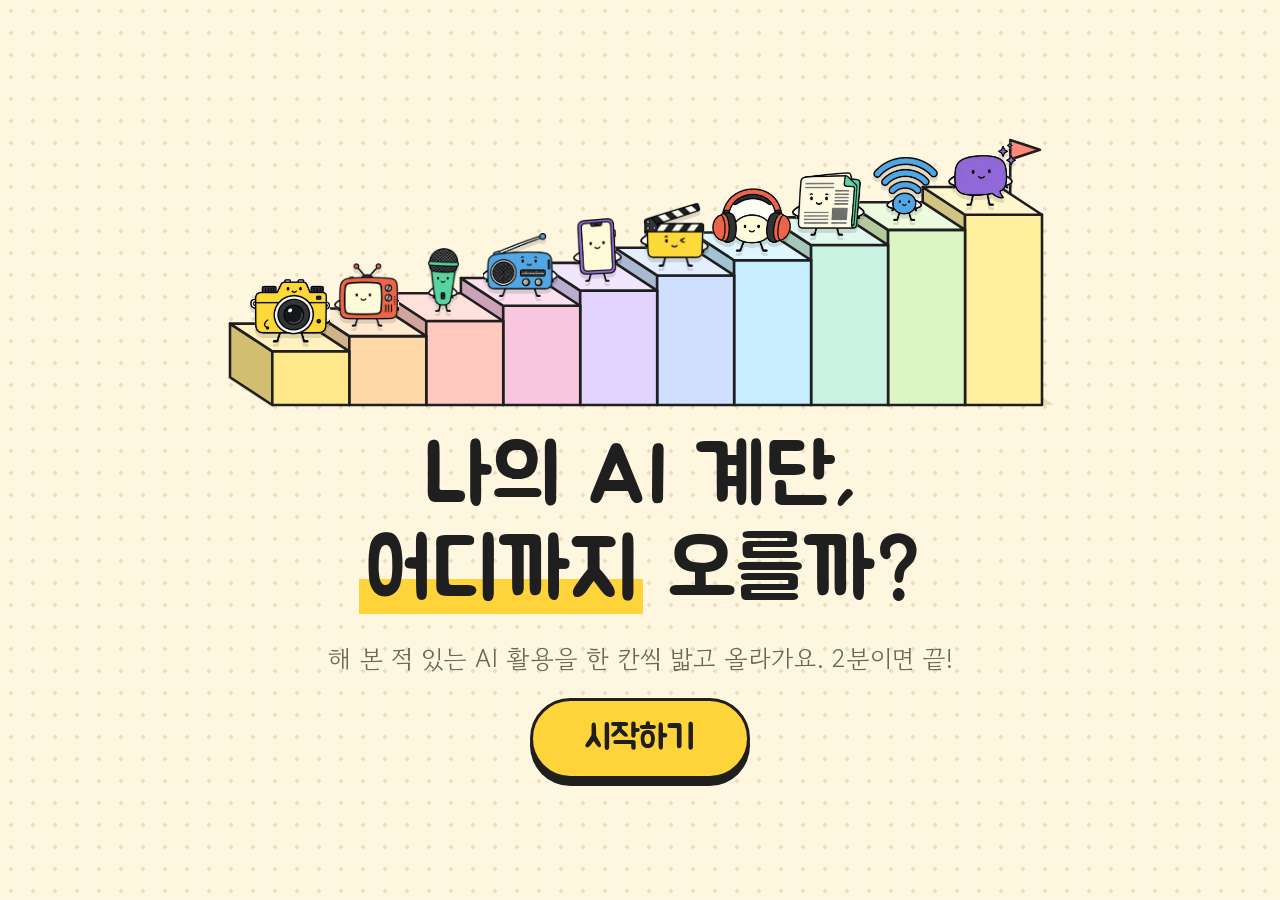
<file: index.html>
<!doctype html>
<html lang="ko">
<head>
<meta charset="utf-8">
<meta name="viewport" content="width=device-width,initial-scale=1,maximum-scale=1,user-scalable=no,viewport-fit=cover">
<meta name="theme-color" content="#FFF6DF">
<link rel="manifest" href="manifest.webmanifest">
<meta name="apple-mobile-web-app-capable" content="yes">
<meta name="mobile-web-app-capable" content="yes">
<link rel="apple-touch-icon" href="assets/icon-512.png">
<title>AI 계단 오르기</title>
<link rel="stylesheet" href="fonts/jua.css">
<link rel="stylesheet" href="fonts/gowun-dodum.css">
<link rel="stylesheet" href="css/style.css">
<script src="firebase-config.js"></script>
<script src="js/qrcode.js"></script>
</head>
<body>

<section class="screen center on" id="s-start">
  <div class="hero" id="hero"></div>
  <h1 class="title">나의 AI 계단,<br><mark>어디까지</mark> 오를까?</h1>
  <p class="sub">해 본 적 있는 AI 활용을 한 칸씩 밟고 올라가요. 2분이면 끝!</p>
  <button class="big-btn" id="btn-start">시작하기</button>
</section>

<section class="screen center" id="s-pick">
  <div class="logo"><b>AI 계단</b> 오르기</div>
  <h2 class="pick-title">함께 오를 미디어 친구를 골라요</h2>
  <div class="pick-grid" id="pick-grid"></div>
  <div class="colors" id="colors"></div>
  <button class="big-btn" id="btn-go" disabled>이 친구와 출발!</button>
</section>

<section class="screen" id="s-play">
  <div class="logo"><b>AI 계단</b> 오르기</div>
  <div class="pips" id="pips"></div>
  <div class="stage" id="stage"><div class="bubble" id="bubble"></div></div>
  <div class="panel"><div class="card" id="card"></div></div>
</section>

<section class="screen center" id="s-drum">
  <img class="drum-char" id="drum-char" alt="">
  <h2 class="drum">두구두구두구…</h2>
  <p class="sub">나는 몇 계단까지 올랐을까?</p>
</section>

<section class="screen" id="s-result">
  <div class="logo"><b>AI 계단</b> 오르기</div>
  <div class="rcard">
    <div class="mini-stairs" id="mini"></div>
    <div class="rbody">
      <div class="with" id="r-with"></div>
      <p class="lvl" id="r-lvl"></p>
      <p class="lvl-desc" id="r-desc"></p>
      <div class="height" id="r-height"></div>
      <div id="r-wall"></div>
      <div class="tipbox" id="r-tip"></div>
      <div class="quiz" id="r-quiz"></div>
    </div>
  </div>
  <div class="rfoot">
    <div class="qrbox"><div id="qr"></div><div class="t">📱 폰으로 찍으면<br>내 결과 카드 저장!</div></div>
    <div class="next">
      <button class="hook" id="btn-center">🎁 나에게 맞는 다음 계단은? <small>눌러서 확인</small></button>
      <div class="sent" id="sent">📺 TV 계단에 내 캐릭터가 올라갔어요!</div>
    </div>
    <button class="ghost-btn" id="btn-again">처음으로</button>
  </div>
</section>

<section class="screen" id="s-center">
  <div class="logo"><b>AI 계단</b> 오르기</div>
  <div class="cwrap">
    <div class="c-head"><img class="char" id="c-char" alt=""><div><div class="c-sub" id="c-sub"></div><h2 class="c-title">당신께 추천합니다</h2></div></div>
    <div class="c-cards" id="c-cards"></div>
    <div class="c-all">
      <h3>부천시민미디어센터에서는 이런 걸 해요</h3>
      <div class="c-cols" id="c-cols"></div>
    </div>
    <div class="c-btns">
      <button class="ghost-btn" id="btn-back">← 내 결과</button>
      <button class="ghost-btn" id="btn-again2">처음으로</button>
    </div>
    <div class="c-foot">
      <div class="c-logos"><img src="assets/logo/bcmc.png" alt="부천시민미디어센터"><img src="assets/logo/bcf.png" alt="부천문화재단"></div>
      <div class="c-contact">www.bcmc.or.kr · 032-320-6408 · 복사골문화센터 6층</div>
    </div>
  </div>
</section>

<div class="idle" id="idle"><div class="box">
  <h2>아직 하고 있나요?</h2>
  <p>손대지 않으면 처음 화면으로 돌아가요</p>
  <div class="num" id="idle-num">10</div>
  <button class="big-btn" id="btn-stay">계속할래요</button>
</div></div>

<div class="mode-badge" id="mode"></div>
<script type="module" src="js/play.js"></script>
</body>
</html>
</file>
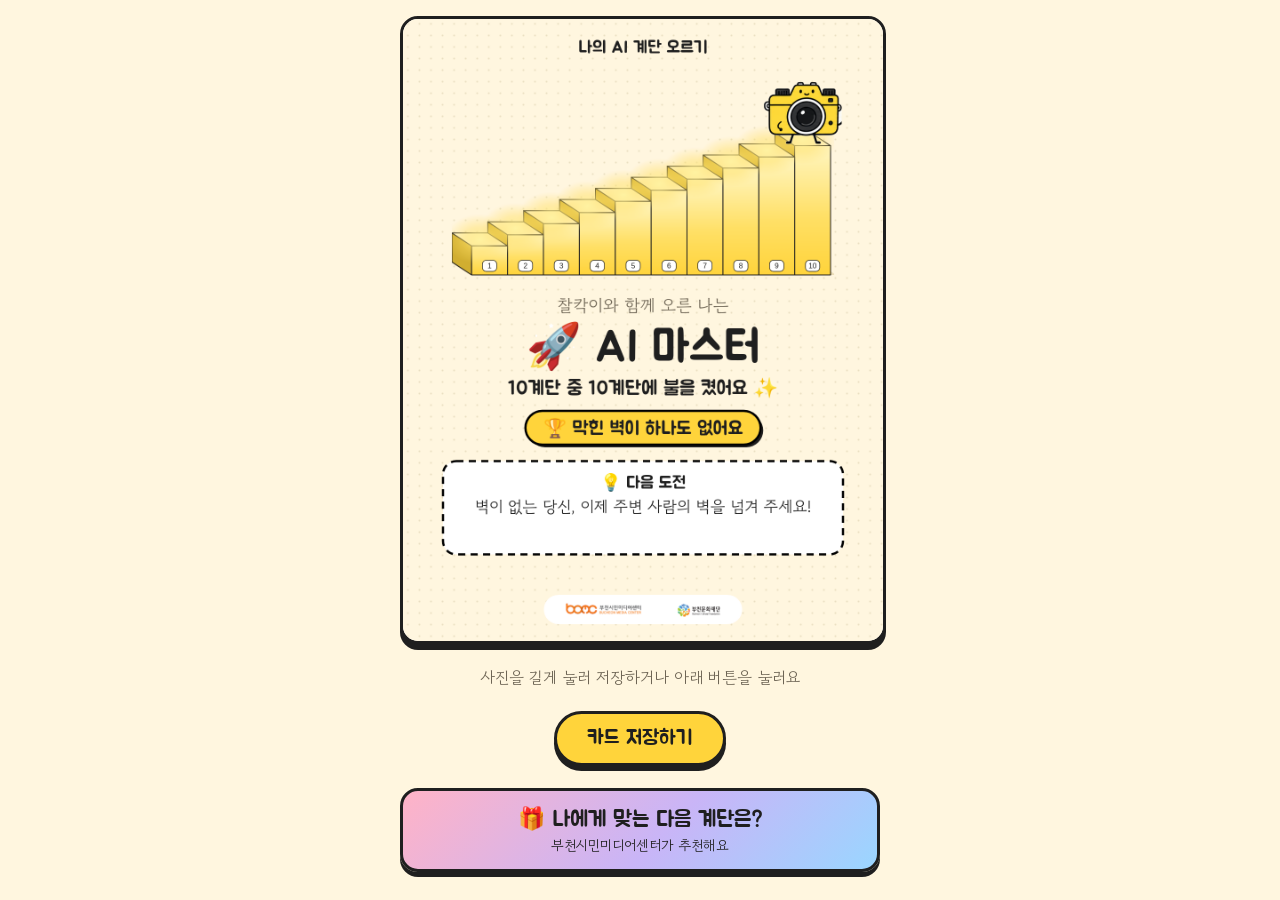
<file: card.html>
<!doctype html>
<html lang="ko">
<head>
<meta charset="utf-8">
<meta name="viewport" content="width=device-width,initial-scale=1">
<title>나의 AI 계단 카드</title>
<link rel="stylesheet" href="fonts/jua.css">
<link rel="stylesheet" href="fonts/gowun-dodum.css">
<style>
  :root { --bg: #FFF6DF; --ink: #1F1F1F; }
  html, body { margin: 0; background: var(--bg); color: var(--ink); font-family: "Gowun Dodum", sans-serif; }
  main { max-width: 480px; margin: 0 auto; padding: 16px; text-align: center; }
  img#out { width: 100%; border-radius: 18px; box-shadow: 0 6px 0 var(--ink); border: 3px solid var(--ink); background: #fff; min-height: 200px; }
  p { font-size: 16px; color: #6E6555; }
  .hook { display: block; width: 100%; margin-top: 22px; font-family: "Jua", sans-serif; font-size: 22px; padding: 14px; border-radius: 18px; border: 3px solid var(--ink);
    background: linear-gradient(135deg, #FFB3C7, #C9B5F7 55%, #9AD6FF); box-shadow: 0 5px 0 var(--ink); color: var(--ink); }
  .hook small { display: block; font-family: "Gowun Dodum", sans-serif; font-size: 14px; margin-top: 2px; }
  .rec { margin-top: 26px; background: #FFFDF6; border: 3px solid var(--ink); border-radius: 18px; box-shadow: 0 5px 0 var(--ink); padding: 16px; text-align: left; }
  .rec h2 { font-family: "Jua", sans-serif; font-weight: 400; font-size: 22px; margin: 0 0 10px; }
  .rec .c { border-top: 2px dashed #d8ccb0; padding: 10px 0; }
  .rec .c b { font-family: "Jua", sans-serif; font-weight: 400; font-size: 19px; display: block; }
  .rec .c small { display: block; font-family: "Jua", sans-serif; font-size: 14px; color: #6E6555; margin-bottom: 2px; }
  .rec .c span.t { display: inline-block; font-family: "Jua", sans-serif; font-size: 12px; color: var(--ink); border: 2px solid var(--ink); border-radius: 99px; padding: 0 8px; margin: 3px 0; }
  .rec .foot { margin-top: 14px; padding-top: 10px; border-top: 2px dashed #d8ccb0; text-align: center; }
  .rec .foot img { height: 28px; margin: 0 8px; }
  .rec .c span { font-size: 15px; color: #6E6555; display: block; margin-top: 2px; word-break: keep-all; }
  .rec .allt { font-family: "Jua", sans-serif; font-weight: 400; font-size: 18px; margin: 14px 0 6px; padding-top: 12px; border-top: 3px solid var(--ink); text-align: center; }
  .rec .g h4 { font-family: "Jua", sans-serif; font-weight: 400; font-size: 15px; margin: 10px 0 4px; }
  .rec .c .it { display: flex; align-items: center; gap: 10px; margin-top: 8px; background: #fff; border: 2px solid var(--ink); border-radius: 14px; padding: 7px 12px; }
  .rec .c .it .ic { font-size: 26px; line-height: 1; }
  .rec .c .it b.n { font-size: 17px; margin: 0; }
  .rec .c .it span { margin: 0; font-size: 13.5px; }
  .rec .g .pills { display: flex; flex-wrap: wrap; gap: 5px; }
  .rec .g .pill { font-size: 13.5px; padding: 2px 9px; border-radius: 99px; background: #fff; border: 1.5px solid #D9C79C; }
  .rec .g .pill.on { background: #FFD43B; border: 2px solid var(--ink); font-weight: 700; }
  .rec .btn { display: block; text-align: center; margin-top: 8px; }
  .rec p { font-size: 14px; margin: 10px 0 0; }
  .rec details { border-top: 2px dashed #d8ccb0; padding: 10px 0 4px; font-size: 15px; }
  .rec summary { font-family: "Jua", sans-serif; font-size: 17px; cursor: pointer; }
  .rec ul { list-style: none; padding: 0; margin: 8px 0 0; } .rec li { margin: 8px 0; padding: 8px 10px; border-radius: 10px; background: #fff; line-height: 1.5; word-break: keep-all; }
  .rec li.hit { background: #FFE88A; }
  .rec li b { font-family: "Jua", sans-serif; font-weight: 400; }
  a.btn { display: inline-block; margin-top: 6px; font-family: "Jua", sans-serif; font-size: 20px; padding: 12px 30px; border-radius: 99px;
    border: 3px solid var(--ink); background: #FFD43B; color: var(--ink); text-decoration: none; box-shadow: 0 5px 0 var(--ink); }
</style>
</head>
<body>
<main>
  <img id="out" alt="나의 AI 계단 카드">
  <p>사진을 길게 눌러 저장하거나 아래 버튼을 눌러요</p>
  <a class="btn" id="dl" download="my-ai-stairs.png">카드 저장하기</a>
  <button class="hook" id="hook">🎁 나에게 맞는 다음 계단은?<small>부천시민미디어센터가 추천해요</small></button>
  <section class="rec" id="recbox" hidden>
    <h2>🎁 당신께 추천합니다</h2>
    <div id="rec"></div>
    <h3 class="allt">부천시민미디어센터에서는 이런 걸 해요</h3>
    <div id="all"></div>
    <a class="btn" id="go" target="_blank" rel="noopener">부천시민미디어센터 홈페이지</a>
    <div class="foot"><img src="assets/logo/bcmc.png" alt="부천시민미디어센터"><img src="assets/logo/bcf.png" alt="부천문화재단"><p id="how"></p></div>
  </section>
</main>
<script type="module">
import { WALLS, levelOf, mainWall, NO_WALL_TIP, CHARACTERS, COLORS, CENTER, KINDS, recBoxes, catalogOf } from "./js/data.js";
import { charSrc, charName } from "./js/chars.js";
import { geometry, stairsSVG } from "./js/stairs.js";

const p = new URLSearchParams(location.hash.slice(1));
const ch = (CHARACTERS.find(c => c.id === p.get("c")) || CHARACTERS[0]).id;
const col = (COLORS.find(c => c.id === p.get("k")) || COLORS[0]).id;
const s = /^[o1-5]{10}$/.test(p.get("s") || "") ? p.get("s") : "oooooooooo";
const quiz = p.get("q") || "";
const h = [...s].filter(c => c === "o").length, L = levelOf(h), mw = mainWall(s), best = s.lastIndexOf("o");

const loadImg = src => new Promise((ok, no) => { const i = new Image(); i.onload = () => ok(i); i.onerror = no; i.src = src; });
function wrap(g, text, cx, y0, maxW, lh) {
  let line = "", yy = y0;
  for (const w of text.split(" ")) {
    const t = line ? line + " " + w : w;
    if (g.measureText(t).width > maxW && line) { g.fillText(line, cx, yy); line = w; yy += lh; } else line = t;
  }
  g.fillText(line, cx, yy); return yy;
}
function rr(g, x, y, w, h, r) { g.beginPath(); g.roundRect(x, y, w, h, r); }

(async () => {
  const W = 1080, H = 1400, wall = mw ? WALLS[mw.key] : null;
  const text = `부천시민미디어센터www.bcmc.or.kr032-320-6408미디어페스티벌 · AI 계단 오르기${charName(ch)}와 함께 오른 나는${L.name}10계단 중 에 불을 켰어요나를 막는 벽${wall ? wall.name + wall.tip : NO_WALL_TIP}벽 넘기 한 가지 깜짝 퀴즈 개 정답0123456789막힌 벽이 하나도 없어요`;
  try { await Promise.all([document.fonts.load("80px Jua", text), document.fonts.load("40px 'Gowun Dodum'", text)]); } catch {}
  const c = document.createElement("canvas"); c.width = W; c.height = H;
  const g = c.getContext("2d");
  g.fillStyle = "#FFF6DF"; g.fillRect(0, 0, W, H);
  g.fillStyle = "#EADFC2"; for (let y = 11; y < H; y += 26) for (let x = 11; x < W; x += 26) { g.beginPath(); g.arc(x, y, 2, 0, 7); g.fill(); }
  g.textAlign = "center"; g.fillStyle = "#1F1F1F";
  g.font = "38px Jua"; g.fillText("나의 AI 계단 오르기", W / 2, 76);

  // 계단 + 내 캐릭터
  const G = geometry(860, 470, { topRoom: 150, base: 0.06 });
  const state = [...s].map(v => v === "o" ? "ok" : v);
  const svg = stairsSVG(G, state, "mini");
  const sImg = await loadImg("data:image/svg+xml;charset=utf-8," + encodeURIComponent(svg));
  const ox = 110, oy = 110;
  g.drawImage(sImg, ox, oy, 860, 470);
  const me = await loadImg(charSrc(ch, col)), mh = 140, mw2 = mh * me.width / me.height;
  const pt = best < 0 ? G.floor : G.pos[best];
  g.drawImage(me, ox + pt.x - mw2 / 2, oy + pt.y - mh + mh * 0.08, mw2, mh);

  g.font = "38px 'Gowun Dodum'"; g.fillStyle = "#6E6555"; g.fillText(`${charName(ch)}와 함께 오른 나는`, W / 2, 660);
  g.fillStyle = "#1F1F1F"; g.font = "100px Jua"; g.fillText(`${L.emoji} ${L.name}`, W / 2, 770);
  g.font = "44px Jua"; g.fillText(`10계단 중 ${h}계단에 불을 켰어요 ✨`, W / 2, 845);

  // 벽
  const chip = wall ? `나를 막는 벽  ${wall.emoji} ${wall.name}` : "🏆 막힌 벽이 하나도 없어요";
  g.font = "42px Jua"; const cwid = g.measureText(chip).width + 80;
  rr(g, W / 2 - cwid / 2 + 6, 888, cwid, 76, 38); g.fillStyle = "#1F1F1F"; g.fill();
  rr(g, W / 2 - cwid / 2, 882, cwid, 76, 38); g.fillStyle = wall ? wall.color : "#FFD43B"; g.fill(); g.lineWidth = 5; g.stroke();
  g.fillStyle = "#1F1F1F"; g.fillText(chip, W / 2, 935);

  rr(g, 90, 995, 900, 210, 30); g.fillStyle = "#fff"; g.fill(); g.lineWidth = 5; g.setLineDash([16, 12]); g.stroke(); g.setLineDash([]);
  g.fillStyle = "#1F1F1F"; g.font = "38px Jua"; g.fillText(wall ? "💡 벽 넘기 한 가지" : "💡 다음 도전", W / 2, 1056);
  g.font = "36px 'Gowun Dodum'"; wrap(g, wall ? wall.tip : NO_WALL_TIP, W / 2, 1112, 800, 52);

  g.font = "30px 'Gowun Dodum'"; g.fillStyle = "#6E6555";
  if (quiz) { const [r, t] = quiz.split("/"); g.fillText(`깜짝 퀴즈 ${t}개 중 ${r}개 정답`, W / 2, 1268); }
  // 센터·재단 로고
  try {
    const [l1, l2] = await Promise.all([loadImg("assets/logo/bcmc.png"), loadImg("assets/logo/bcf.png")]);
    const lh = 50, w1 = l1.width * lh / l1.height, w2 = l2.width * lh / l2.height, gap = 40, tw = w1 + gap + w2;
    rr(g, W / 2 - tw / 2 - 26, 1296, tw + 52, 66, 33); g.fillStyle = "#fff"; g.fill();
    g.drawImage(l1, W / 2 - tw / 2, 1304, w1, lh); g.drawImage(l2, W / 2 - tw / 2 + w1 + gap, 1304, w2, lh);
  } catch {}

  const row = (icon, name, tag) => `<div class="it"><span class="ic">${icon}</span><div><b class="n">${name}</b>${tag ? `<span>${tag}</span>` : ""}</div></div>`;
  document.getElementById("rec").innerHTML = recBoxes(h).map(b => `<div class="c"><small>${KINDS[b.kind]}</small><b>${b.title}</b>${b.say ? row(b.icon, b.say, "") : ""}${b.items.map(it => row(it.icon, it.short, it.tag)).join("")}</div>`).join("");
  document.getElementById("all").innerHTML = catalogOf(h).map(c => `<div class="g"><h4>${KINDS[c.kind]}</h4><div class="pills">${c.groups.map(g =>
    g.items.length ? g.items.map(i => `<span class="pill${i.on ? " on" : ""}">${i.on ? "★ " : ""}${i.label}</span>`).join("")
      : `<span class="pill${g.on ? " on" : ""}">${g.on ? "★ " : ""}${g.biz}</span>`).join("")}</div></div>`).join("");
  document.getElementById("go").href = CENTER.url;
  document.getElementById("hook").onclick = () => { document.getElementById("hook").style.display = "none"; const r = document.getElementById("recbox"); r.hidden = false; r.scrollIntoView({ behavior: "smooth" }); };
  document.getElementById("how").innerHTML = `신청: ${CENTER.how}<br>문의: <a href="tel:${CENTER.tel}">${CENTER.tel}</a> · ${CENTER.place}<br>교육은 만 65세 이상, 청소년 등 수강료 50% 할인`;
  const url = c.toDataURL("image/png");
  document.getElementById("out").src = url; document.getElementById("dl").href = url;
})();
</script>
</body>
</html>
</file>
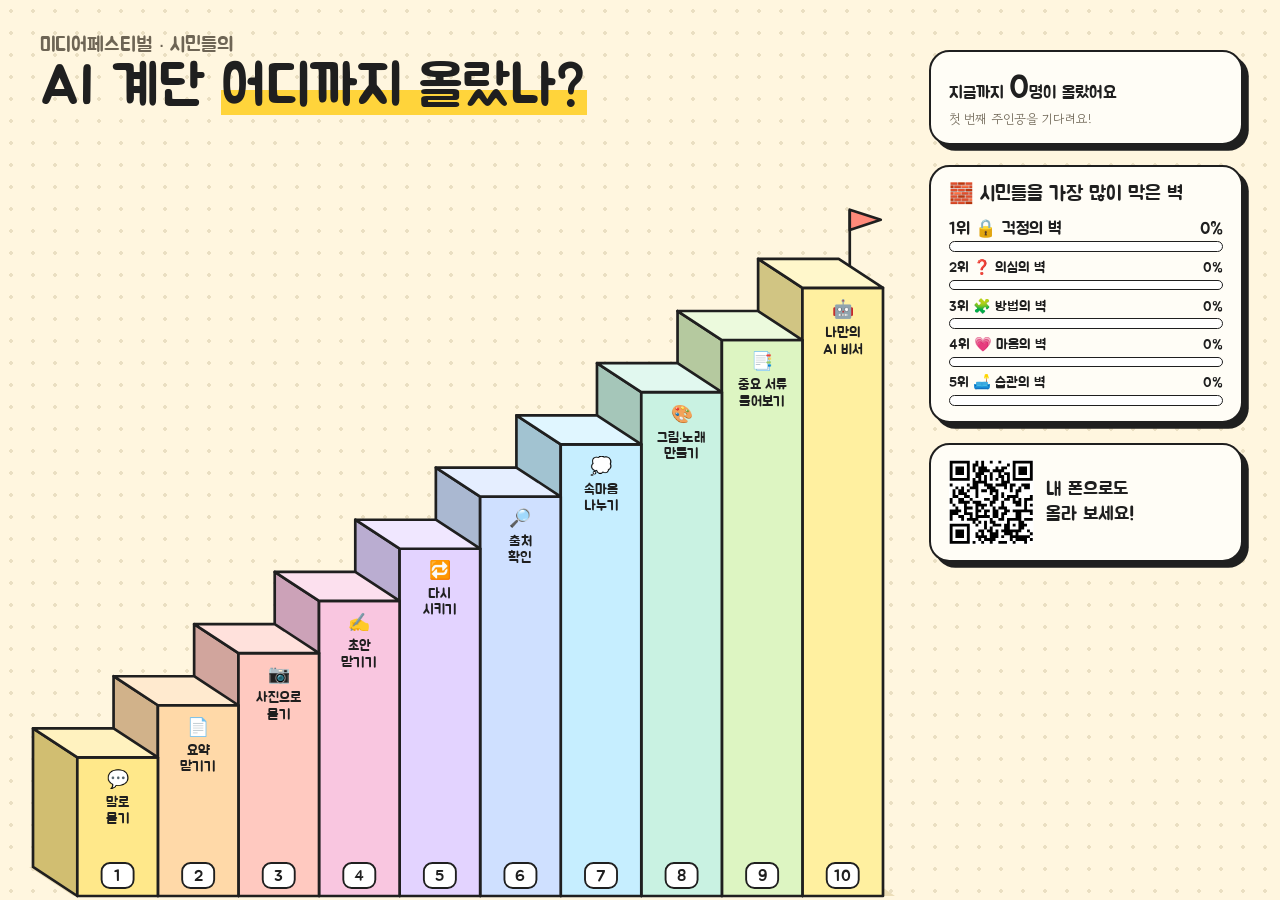
<file: map.html>
<!doctype html>
<html lang="ko">
<head>
<meta charset="utf-8">
<meta name="viewport" content="width=device-width,initial-scale=1">
<title>시민들의 AI 계단</title>
<link rel="stylesheet" href="fonts/jua.css">
<link rel="stylesheet" href="fonts/gowun-dodum.css">
<link rel="stylesheet" href="css/style.css">
<link rel="stylesheet" href="css/map.css">
<script src="firebase-config.js"></script>
<script src="js/qrcode.js"></script>
</head>
<body>
<div class="tv-title jua">
  <div class="kicker">미디어페스티벌 · 시민들의</div>
  <div class="big">AI 계단 <mark>어디까지 올랐나?</mark></div>
</div>
<div class="tv-stage" id="stage"><div class="bubble" id="bubble"></div></div>
<aside class="tv-side">
  <div class="panel-box">
    <div class="jua today">지금까지 <span id="total">0</span>명이 올랐어요</div>
    <div class="soft" id="avg">첫 번째 주인공을 기다려요!</div>
  </div>
  <div class="panel-box">
    <div class="jua wall-title">🧱 시민들을 가장 많이 막은 벽</div>
    <div id="walls"></div>
  </div>
  <div class="panel-box join">
    <div id="qr"></div>
    <div class="jua">내 폰으로도<br>올라 보세요!</div>
  </div>
</aside>
<div class="arrive" id="arrive"><div class="arrive-box"><img class="arrive-char" id="arrive-char" alt=""><div class="arrive-txt jua" id="arrive-txt"></div></div></div>
<div class="mode-badge" id="mode"></div>
<script type="module" src="js/map.js"></script>
</body>
</html>
</file>
<file: fonts/jua.css>
/* jua-[2]-400-normal */
@font-face {
  font-family: 'Jua';
  font-style: normal;
  font-display: swap;
  font-weight: 400;
  src: url(files/jua-2-400-normal.woff2) format("woff2");
  unicode-range: U+d723-d728,U+d72a-d733,U+d735-d748,U+d74a-d74f,U+d752-d753,U+d755-d757,U+d75a-d75f,U+d762-d764,U+d766-d768,U+d76a-d76b,U+d76d-d76f,U+d771-d787,U+d789-d78b,U+d78d-d78f,U+d791-d797,U+d79a,U+d79c,U+d79e-d7a3,U+f900-f909,U+f90b-f92e;
}

/* jua-[3]-400-normal */
@font-face {
  font-family: 'Jua';
  font-style: normal;
  font-display: swap;
  font-weight: 400;
  src: url(files/jua-3-400-normal.woff2) format("woff2");
  unicode-range: U+d679-d68b,U+d68e-d69e,U+d6a0,U+d6a2-d6a7,U+d6a9-d6c3,U+d6c6-d6c7,U+d6c9-d6cb,U+d6cd-d6d3,U+d6d5-d6d6,U+d6d8-d6e3,U+d6e5-d6e7,U+d6e9-d6fb,U+d6fd-d717,U+d719-d71f,U+d721-d722;
}

/* jua-[4]-400-normal */
@font-face {
  font-family: 'Jua';
  font-style: normal;
  font-display: swap;
  font-weight: 400;
  src: url(files/jua-4-400-normal.woff2) format("woff2");
  unicode-range: U+d5bc-d5c7,U+d5ca-d5cb,U+d5cd-d5cf,U+d5d1-d5d7,U+d5d9-d5da,U+d5dc,U+d5de-d5e3,U+d5e6-d5e7,U+d5e9-d5eb,U+d5ed-d5f6,U+d5f8,U+d5fa-d5ff,U+d602-d603,U+d605-d607,U+d609-d60f,U+d612-d613,U+d616-d61b,U+d61d-d637,U+d63a-d63b,U+d63d-d63f,U+d641-d647,U+d64a-d64c,U+d64e-d653,U+d656-d657,U+d659-d65b,U+d65d-d666,U+d668,U+d66a-d678;
}

/* jua-[5]-400-normal */
@font-face {
  font-family: 'Jua';
  font-style: normal;
  font-display: swap;
  font-weight: 400;
  src: url(files/jua-5-400-normal.woff2) format("woff2");
  unicode-range: U+d507,U+d509-d50b,U+d50d-d513,U+d515-d53b,U+d53e-d53f,U+d541-d543,U+d545-d54c,U+d54e,U+d550,U+d552-d557,U+d55a-d55b,U+d55d-d55f,U+d561-d564,U+d566-d567,U+d56a,U+d56c,U+d56e-d573,U+d576-d577,U+d579-d583,U+d585-d586,U+d58a-d5a4,U+d5a6-d5bb;
}

/* jua-[6]-400-normal */
@font-face {
  font-family: 'Jua';
  font-style: normal;
  font-display: swap;
  font-weight: 400;
  src: url(files/jua-6-400-normal.woff2) format("woff2");
  unicode-range: U+d464-d477,U+d47a-d47b,U+d47d-d47f,U+d481-d487,U+d489-d48a,U+d48c,U+d48e-d4e7,U+d4e9-d503,U+d505-d506;
}

/* jua-[7]-400-normal */
@font-face {
  font-family: 'Jua';
  font-style: normal;
  font-display: swap;
  font-weight: 400;
  src: url(files/jua-7-400-normal.woff2) format("woff2");
  unicode-range: U+d3bf-d3c7,U+d3ca-d3cf,U+d3d1-d3eb,U+d3ee-d3ef,U+d3f1-d3f3,U+d3f5-d3fb,U+d3fd-d400,U+d402-d45b,U+d45d-d463;
}

/* jua-[8]-400-normal */
@font-face {
  font-family: 'Jua';
  font-style: normal;
  font-display: swap;
  font-weight: 400;
  src: url(files/jua-8-400-normal.woff2) format("woff2");
  unicode-range: U+d2ff,U+d302-d304,U+d306-d30b,U+d30f,U+d311-d313,U+d315-d31b,U+d31e,U+d322-d324,U+d326-d327,U+d32a-d32b,U+d32d-d32f,U+d331-d337,U+d339-d33c,U+d33e-d37b,U+d37e-d37f,U+d381-d383,U+d385-d38b,U+d38e-d390,U+d392-d397,U+d39a-d39b,U+d39d-d39f,U+d3a1-d3a7,U+d3a9-d3aa,U+d3ac,U+d3ae-d3b3,U+d3b5-d3b7,U+d3b9-d3bb,U+d3bd-d3be;
}

/* jua-[9]-400-normal */
@font-face {
  font-family: 'Jua';
  font-style: normal;
  font-display: swap;
  font-weight: 400;
  src: url(files/jua-9-400-normal.woff2) format("woff2");
  unicode-range: U+d257-d27f,U+d281-d29b,U+d29d-d29f,U+d2a1-d2ab,U+d2ad-d2b7,U+d2ba-d2bb,U+d2bd-d2bf,U+d2c1-d2c7,U+d2c9-d2ef,U+d2f2-d2f3,U+d2f5-d2f7,U+d2f9-d2fe;
}

/* jua-[10]-400-normal */
@font-face {
  font-family: 'Jua';
  font-style: normal;
  font-display: swap;
  font-weight: 400;
  src: url(files/jua-10-400-normal.woff2) format("woff2");
  unicode-range: U+d1b4,U+d1b6-d1f3,U+d1f5-d22b,U+d22e-d22f,U+d231-d233,U+d235-d23b,U+d23d-d240,U+d242-d256;
}

/* jua-[11]-400-normal */
@font-face {
  font-family: 'Jua';
  font-style: normal;
  font-display: swap;
  font-weight: 400;
  src: url(files/jua-11-400-normal.woff2) format("woff2");
  unicode-range: U+d105-d12f,U+d132-d133,U+d135-d137,U+d139-d13f,U+d141-d142,U+d144,U+d146-d14b,U+d14e-d14f,U+d151-d153,U+d155-d15b,U+d15e-d187,U+d189-d19f,U+d1a2-d1a3,U+d1a5-d1a7,U+d1a9-d1af,U+d1b2-d1b3;
}

/* jua-[12]-400-normal */
@font-face {
  font-family: 'Jua';
  font-style: normal;
  font-display: swap;
  font-weight: 400;
  src: url(files/jua-12-400-normal.woff2) format("woff2");
  unicode-range: U+d04b-d04f,U+d051-d057,U+d059-d06b,U+d06d-d06f,U+d071-d073,U+d075-d07b,U+d07e-d0a3,U+d0a6-d0a7,U+d0a9-d0ab,U+d0ad-d0b3,U+d0b6,U+d0b8,U+d0ba-d0bf,U+d0c2-d0c3,U+d0c5-d0c7,U+d0c9-d0cf,U+d0d2,U+d0d6-d0db,U+d0de-d0df,U+d0e1-d0e3,U+d0e5-d0eb,U+d0ee-d0f0,U+d0f2-d104;
}

/* jua-[13]-400-normal */
@font-face {
  font-family: 'Jua';
  font-style: normal;
  font-display: swap;
  font-weight: 400;
  src: url(files/jua-13-400-normal.woff2) format("woff2");
  unicode-range: U+cfa2-cfc3,U+cfc5-cfdf,U+cfe2-cfe3,U+cfe5-cfe7,U+cfe9-cff4,U+cff6-cffb,U+cffd-cfff,U+d001-d003,U+d005-d017,U+d019-d033,U+d036-d037,U+d039-d03b,U+d03d-d04a;
}

/* jua-[14]-400-normal */
@font-face {
  font-family: 'Jua';
  font-style: normal;
  font-display: swap;
  font-weight: 400;
  src: url(files/jua-14-400-normal.woff2) format("woff2");
  unicode-range: U+cef0-cef3,U+cef6,U+cef9-ceff,U+cf01-cf03,U+cf05-cf07,U+cf09-cf0f,U+cf11-cf12,U+cf14-cf1b,U+cf1d-cf1f,U+cf21-cf2f,U+cf31-cf53,U+cf56-cf57,U+cf59-cf5b,U+cf5d-cf63,U+cf66,U+cf68,U+cf6a-cf6f,U+cf71-cf84,U+cf86-cf8b,U+cf8d-cfa1;
}

/* jua-[15]-400-normal */
@font-face {
  font-family: 'Jua';
  font-style: normal;
  font-display: swap;
  font-weight: 400;
  src: url(files/jua-15-400-normal.woff2) format("woff2");
  unicode-range: U+ce3c-ce57,U+ce5a-ce5b,U+ce5d-ce5f,U+ce61-ce67,U+ce6a,U+ce6c,U+ce6e-ce73,U+ce76-ce77,U+ce79-ce7b,U+ce7d-ce83,U+ce85-ce88,U+ce8a-ce8f,U+ce91-ce93,U+ce95-ce97,U+ce99-ce9f,U+cea2,U+cea4-ceab,U+cead-cee3,U+cee6-cee7,U+cee9-ceeb,U+ceed-ceef;
}

/* jua-[16]-400-normal */
@font-face {
  font-family: 'Jua';
  font-style: normal;
  font-display: swap;
  font-weight: 400;
  src: url(files/jua-16-400-normal.woff2) format("woff2");
  unicode-range: U+cd92-cd93,U+cd96-cd97,U+cd99-cd9b,U+cd9d-cda3,U+cda6-cda8,U+cdaa-cdaf,U+cdb1-cdc3,U+cdc5-cdcb,U+cdcd-cde7,U+cde9-ce03,U+ce05-ce1f,U+ce22-ce34,U+ce36-ce3b;
}

/* jua-[17]-400-normal */
@font-face {
  font-family: 'Jua';
  font-style: normal;
  font-display: swap;
  font-weight: 400;
  src: url(files/jua-17-400-normal.woff2) format("woff2");
  unicode-range: U+ccef-cd07,U+cd0a-cd0b,U+cd0d-cd1a,U+cd1c,U+cd1e-cd2b,U+cd2d-cd5b,U+cd5d-cd77,U+cd79-cd91;
}

/* jua-[18]-400-normal */
@font-face {
  font-family: 'Jua';
  font-style: normal;
  font-display: swap;
  font-weight: 400;
  src: url(files/jua-18-400-normal.woff2) format("woff2");
  unicode-range: U+cc3f-cc43,U+cc46-cc47,U+cc49-cc4b,U+cc4d-cc53,U+cc55-cc58,U+cc5a-cc5f,U+cc61-cc97,U+cc9a-cc9b,U+cc9d-cc9f,U+cca1-cca7,U+ccaa,U+ccac,U+ccae-ccb3,U+ccb6-ccb7,U+ccb9-ccbb,U+ccbd-cccf,U+ccd1-cce3,U+cce5-ccee;
}

/* jua-[19]-400-normal */
@font-face {
  font-family: 'Jua';
  font-style: normal;
  font-display: swap;
  font-weight: 400;
  src: url(files/jua-19-400-normal.woff2) format("woff2");
  unicode-range: U+cb91-cbd3,U+cbd5-cbe3,U+cbe5-cc0b,U+cc0e-cc0f,U+cc11-cc13,U+cc15-cc1b,U+cc1d-cc20,U+cc23-cc27,U+cc2a-cc2b,U+cc2d,U+cc2f,U+cc31-cc37,U+cc3a,U+cc3c;
}

/* jua-[20]-400-normal */
@font-face {
  font-family: 'Jua';
  font-style: normal;
  font-display: swap;
  font-weight: 400;
  src: url(files/jua-20-400-normal.woff2) format("woff2");
  unicode-range: U+caf4-cb47,U+cb4a-cb90;
}

/* jua-[21]-400-normal */
@font-face {
  font-family: 'Jua';
  font-style: normal;
  font-display: swap;
  font-weight: 400;
  src: url(files/jua-21-400-normal.woff2) format("woff2");
  unicode-range: U+ca4a-ca4b,U+ca4e-ca4f,U+ca51-ca53,U+ca55-ca5b,U+ca5d-ca60,U+ca62-ca83,U+ca85-cabb,U+cabe-cabf,U+cac1-cac3,U+cac5-cacb,U+cacd-cad0,U+cad2,U+cad4-cad8,U+cada-caf3;
}

/* jua-[22]-400-normal */
@font-face {
  font-family: 'Jua';
  font-style: normal;
  font-display: swap;
  font-weight: 400;
  src: url(files/jua-22-400-normal.woff2) format("woff2");
  unicode-range: U+c996-c997,U+c99a-c99c,U+c99e-c9bf,U+c9c2-c9c3,U+c9c5-c9c7,U+c9c9-c9cf,U+c9d2,U+c9d4,U+c9d7-c9d8,U+c9db,U+c9de-c9df,U+c9e1-c9e3,U+c9e5-c9e6,U+c9e8-c9eb,U+c9ee-c9f0,U+c9f2-c9f7,U+c9f9-ca0b,U+ca0d-ca28,U+ca2a-ca49;
}

/* jua-[23]-400-normal */
@font-face {
  font-family: 'Jua';
  font-style: normal;
  font-display: swap;
  font-weight: 400;
  src: url(files/jua-23-400-normal.woff2) format("woff2");
  unicode-range: U+c8e9-c8f4,U+c8f6-c8fb,U+c8fe-c8ff,U+c901-c903,U+c905-c90b,U+c90e-c910,U+c912-c917,U+c919-c92b,U+c92d-c94f,U+c951-c953,U+c955-c96b,U+c96d-c973,U+c975-c987,U+c98a-c98b,U+c98d-c98f,U+c991-c995;
}

/* jua-[24]-400-normal */
@font-face {
  font-family: 'Jua';
  font-style: normal;
  font-display: swap;
  font-weight: 400;
  src: url(files/jua-24-400-normal.woff2) format("woff2");
  unicode-range: U+c841-c84b,U+c84d-c86f,U+c872-c873,U+c875-c877,U+c879-c87f,U+c882-c884,U+c887-c88a,U+c88d-c8c3,U+c8c5-c8df,U+c8e1-c8e8;
}

/* jua-[25]-400-normal */
@font-face {
  font-family: 'Jua';
  font-style: normal;
  font-display: swap;
  font-weight: 400;
  src: url(files/jua-25-400-normal.woff2) format("woff2");
  unicode-range: U+c779-c77b,U+c77e-c782,U+c786,U+c78b,U+c78d,U+c78f,U+c792-c793,U+c795,U+c797,U+c799-c79f,U+c7a2,U+c7a7-c7ab,U+c7ae-c7bb,U+c7bd-c7c0,U+c7c2-c7c7,U+c7c9-c7dc,U+c7de-c7ff,U+c802-c803,U+c805-c807,U+c809,U+c80b-c80f,U+c812,U+c814,U+c817-c81b,U+c81e-c81f,U+c821-c823,U+c825-c82e,U+c830-c837,U+c839-c83b,U+c83d-c840;
}

/* jua-[26]-400-normal */
@font-face {
  font-family: 'Jua';
  font-style: normal;
  font-display: swap;
  font-weight: 400;
  src: url(files/jua-26-400-normal.woff2) format("woff2");
  unicode-range: U+c6bb-c6bf,U+c6c2,U+c6c4,U+c6c6-c6cb,U+c6ce-c6cf,U+c6d1-c6d3,U+c6d5-c6db,U+c6dd-c6df,U+c6e1-c6e7,U+c6e9-c6eb,U+c6ed-c6ef,U+c6f1-c6f8,U+c6fa-c703,U+c705-c707,U+c709-c70b,U+c70d-c716,U+c718,U+c71a-c71f,U+c722-c723,U+c725-c727,U+c729-c734,U+c736-c73b,U+c73e-c73f,U+c741-c743,U+c745-c74b,U+c74e-c750,U+c752-c757,U+c759-c773,U+c776-c777;
}

/* jua-[27]-400-normal */
@font-face {
  font-family: 'Jua';
  font-style: normal;
  font-display: swap;
  font-weight: 400;
  src: url(files/jua-27-400-normal.woff2) format("woff2");
  unicode-range: U+c5f5-c5fb,U+c5fe,U+c602-c605,U+c607,U+c609-c60f,U+c611-c61a,U+c61c-c623,U+c626-c627,U+c629-c62b,U+c62d,U+c62f-c632,U+c636,U+c638,U+c63a-c63f,U+c642-c643,U+c645-c647,U+c649-c652,U+c656-c65b,U+c65d-c65f,U+c661-c663,U+c665-c677,U+c679-c67b,U+c67d-c693,U+c696-c697,U+c699-c69b,U+c69d-c6a3,U+c6a6,U+c6a8,U+c6aa-c6af,U+c6b2-c6b3,U+c6b5-c6b7,U+c6b9-c6ba;
}

/* jua-[28]-400-normal */
@font-face {
  font-family: 'Jua';
  font-style: normal;
  font-display: swap;
  font-weight: 400;
  src: url(files/jua-28-400-normal.woff2) format("woff2");
  unicode-range: U+c517-c527,U+c52a-c52b,U+c52d-c52f,U+c531-c538,U+c53a,U+c53c,U+c53e-c543,U+c546-c547,U+c54b,U+c54d-c552,U+c556,U+c55a-c55b,U+c55d,U+c55f,U+c562-c563,U+c565-c567,U+c569-c56f,U+c572,U+c574,U+c576-c57b,U+c57e-c57f,U+c581-c583,U+c585-c586,U+c588-c58b,U+c58e,U+c590,U+c592-c596,U+c599-c5b3,U+c5b6-c5b7,U+c5ba,U+c5be-c5c3,U+c5ca-c5cb,U+c5cd,U+c5cf,U+c5d2-c5d3,U+c5d5-c5d7,U+c5d9-c5df,U+c5e1-c5e2,U+c5e4,U+c5e6-c5eb,U+c5ef,U+c5f1-c5f3;
}

/* jua-[29]-400-normal */
@font-face {
  font-family: 'Jua';
  font-style: normal;
  font-display: swap;
  font-weight: 400;
  src: url(files/jua-29-400-normal.woff2) format("woff2");
  unicode-range: U+c475-c4ef,U+c4f2-c4f3,U+c4f5-c4f7,U+c4f9-c4ff,U+c502-c50b,U+c50d-c516;
}

/* jua-[30]-400-normal */
@font-face {
  font-family: 'Jua';
  font-style: normal;
  font-display: swap;
  font-weight: 400;
  src: url(files/jua-30-400-normal.woff2) format("woff2");
  unicode-range: U+c3d0-c3d7,U+c3da-c3db,U+c3dd-c3de,U+c3e1-c3ec,U+c3ee-c3f3,U+c3f5-c42b,U+c42d-c463,U+c466-c474;
}

/* jua-[31]-400-normal */
@font-face {
  font-family: 'Jua';
  font-style: normal;
  font-display: swap;
  font-weight: 400;
  src: url(files/jua-31-400-normal.woff2) format("woff2");
  unicode-range: U+c32b-c367,U+c36a-c36b,U+c36d-c36f,U+c371-c377,U+c37a-c37b,U+c37e-c383,U+c385-c387,U+c389-c3cf;
}

/* jua-[32]-400-normal */
@font-face {
  font-family: 'Jua';
  font-style: normal;
  font-display: swap;
  font-weight: 400;
  src: url(files/jua-32-400-normal.woff2) format("woff2");
  unicode-range: U+c26a-c26b,U+c26d-c26f,U+c271-c273,U+c275-c27b,U+c27e-c287,U+c289-c28f,U+c291-c297,U+c299-c29a,U+c29c-c2a3,U+c2a5-c2a7,U+c2a9-c2ab,U+c2ad-c2b3,U+c2b6,U+c2b8,U+c2ba-c2bb,U+c2bd-c2db,U+c2de-c2df,U+c2e1-c2e2,U+c2e5-c2ea,U+c2ee,U+c2f0,U+c2f2-c2f5,U+c2f7,U+c2fa-c2fb,U+c2fd-c2ff,U+c301-c307,U+c309-c30c,U+c30e-c312,U+c315-c323,U+c325-c328,U+c32a;
}

/* jua-[33]-400-normal */
@font-face {
  font-family: 'Jua';
  font-style: normal;
  font-display: swap;
  font-weight: 400;
  src: url(files/jua-33-400-normal.woff2) format("woff2");
  unicode-range: U+c1bc-c1c3,U+c1c5-c1df,U+c1e1-c1fb,U+c1fd-c203,U+c205-c20c,U+c20e,U+c210-c217,U+c21a-c21b,U+c21d-c21e,U+c221-c227,U+c229-c22a,U+c22c,U+c22e,U+c230,U+c233-c24f,U+c251-c257,U+c259-c269;
}

/* jua-[34]-400-normal */
@font-face {
  font-family: 'Jua';
  font-style: normal;
  font-display: swap;
  font-weight: 400;
  src: url(files/jua-34-400-normal.woff2) format("woff2");
  unicode-range: U+c101-c11b,U+c11f,U+c121-c123,U+c125-c12b,U+c12e,U+c132-c137,U+c13a-c13b,U+c13d-c13f,U+c141-c147,U+c14a,U+c14c-c153,U+c155-c157,U+c159-c15b,U+c15d-c166,U+c169-c16f,U+c171-c177,U+c179-c18b,U+c18e-c18f,U+c191-c193,U+c195-c19b,U+c19d-c19e,U+c1a0,U+c1a2-c1a4,U+c1a6-c1bb;
}

/* jua-[35]-400-normal */
@font-face {
  font-family: 'Jua';
  font-style: normal;
  font-display: swap;
  font-weight: 400;
  src: url(files/jua-35-400-normal.woff2) format("woff2");
  unicode-range: U+c049-c057,U+c059-c05b,U+c05d-c05f,U+c061-c067,U+c069-c08f,U+c091-c0ab,U+c0ae-c0af,U+c0b1-c0b3,U+c0b5,U+c0b7-c0bb,U+c0be,U+c0c2-c0c7,U+c0ca-c0cb,U+c0cd-c0cf,U+c0d1-c0d7,U+c0d9-c0da,U+c0dc,U+c0de-c0e3,U+c0e5-c0eb,U+c0ed-c0f3,U+c0f6,U+c0f8,U+c0fa-c0ff;
}

/* jua-[36]-400-normal */
@font-face {
  font-family: 'Jua';
  font-style: normal;
  font-display: swap;
  font-weight: 400;
  src: url(files/jua-36-400-normal.woff2) format("woff2");
  unicode-range: U+bfa7-bfaf,U+bfb1-bfc4,U+bfc6-bfcb,U+bfce-bfcf,U+bfd1-bfd3,U+bfd5-bfdb,U+bfdd-c048;
}

/* jua-[37]-400-normal */
@font-face {
  font-family: 'Jua';
  font-style: normal;
  font-display: swap;
  font-weight: 400;
  src: url(files/jua-37-400-normal.woff2) format("woff2");
  unicode-range: U+bf07,U+bf09-bf3f,U+bf41-bf4f,U+bf52-bf54,U+bf56-bfa6;
}

/* jua-[38]-400-normal */
@font-face {
  font-family: 'Jua';
  font-style: normal;
  font-display: swap;
  font-weight: 400;
  src: url(files/jua-38-400-normal.woff2) format("woff2");
  unicode-range: U+be56,U+be58,U+be5c-be5f,U+be62-be63,U+be65-be67,U+be69-be74,U+be76-be7b,U+be7e-be7f,U+be81-be8e,U+be90,U+be92-bea7,U+bea9-becf,U+bed2-bed3,U+bed5-bed6,U+bed9-bee3,U+bee6-bf06;
}

/* jua-[39]-400-normal */
@font-face {
  font-family: 'Jua';
  font-style: normal;
  font-display: swap;
  font-weight: 400;
  src: url(files/jua-39-400-normal.woff2) format("woff2");
  unicode-range: U+bdb0-bdd3,U+bdd5-bdef,U+bdf1-be0b,U+be0d-be0f,U+be11-be13,U+be15-be43,U+be46-be47,U+be49-be4b,U+be4d-be53;
}

/* jua-[40]-400-normal */
@font-face {
  font-family: 'Jua';
  font-style: normal;
  font-display: swap;
  font-weight: 400;
  src: url(files/jua-40-400-normal.woff2) format("woff2");
  unicode-range: U+bd03,U+bd06,U+bd08,U+bd0a-bd0f,U+bd11-bd22,U+bd25-bd47,U+bd49-bd58,U+bd5a-bd7f,U+bd82-bd83,U+bd85-bd87,U+bd8a-bd8f,U+bd91-bd92,U+bd94,U+bd96-bd98,U+bd9a-bdaf;
}

/* jua-[41]-400-normal */
@font-face {
  font-family: 'Jua';
  font-style: normal;
  font-display: swap;
  font-weight: 400;
  src: url(files/jua-41-400-normal.woff2) format("woff2");
  unicode-range: U+bc4e-bc83,U+bc86-bc87,U+bc89-bc8b,U+bc8d-bc93,U+bc96,U+bc98,U+bc9b-bc9f,U+bca2-bca3,U+bca5-bca7,U+bca9-bcb2,U+bcb4-bcbb,U+bcbe-bcbf,U+bcc1-bcc3,U+bcc5-bccc,U+bcce-bcd0,U+bcd2-bcd4,U+bcd6-bcf3,U+bcf7,U+bcf9-bcfb,U+bcfd-bd02;
}

/* jua-[42]-400-normal */
@font-face {
  font-family: 'Jua';
  font-style: normal;
  font-display: swap;
  font-weight: 400;
  src: url(files/jua-42-400-normal.woff2) format("woff2");
  unicode-range: U+bb90-bba3,U+bba5-bbab,U+bbad-bbbf,U+bbc1-bbf7,U+bbfa-bbfb,U+bbfd-bbfe,U+bc01-bc07,U+bc09-bc0a,U+bc0e,U+bc10,U+bc12-bc13,U+bc17,U+bc19-bc1a,U+bc1e,U+bc20-bc23,U+bc26,U+bc28,U+bc2a-bc2c,U+bc2e-bc2f,U+bc32-bc33,U+bc35-bc37,U+bc39-bc3f,U+bc41-bc42,U+bc44,U+bc46-bc48,U+bc4a-bc4d;
}

/* jua-[43]-400-normal */
@font-face {
  font-family: 'Jua';
  font-style: normal;
  font-display: swap;
  font-weight: 400;
  src: url(files/jua-43-400-normal.woff2) format("woff2");
  unicode-range: U+bae6-bafb,U+bafd-bb17,U+bb19-bb33,U+bb37,U+bb39-bb3a,U+bb3d-bb43,U+bb45-bb46,U+bb48,U+bb4a-bb4f,U+bb51-bb53,U+bb55-bb57,U+bb59-bb62,U+bb64-bb8f;
}

/* jua-[44]-400-normal */
@font-face {
  font-family: 'Jua';
  font-style: normal;
  font-display: swap;
  font-weight: 400;
  src: url(files/jua-44-400-normal.woff2) format("woff2");
  unicode-range: U+ba30-ba37,U+ba3a-ba3b,U+ba3d-ba3f,U+ba41-ba47,U+ba49-ba4a,U+ba4c,U+ba4e-ba53,U+ba56-ba57,U+ba59-ba5b,U+ba5d-ba63,U+ba65-ba66,U+ba68-ba6f,U+ba71-ba73,U+ba75-ba77,U+ba79-ba84,U+ba86,U+ba88-baa7,U+baaa,U+baad-baaf,U+bab1-bab7,U+baba,U+babc,U+babe-bae5;
}

/* jua-[45]-400-normal */
@font-face {
  font-family: 'Jua';
  font-style: normal;
  font-display: swap;
  font-weight: 400;
  src: url(files/jua-45-400-normal.woff2) format("woff2");
  unicode-range: U+b96e-b973,U+b976-b977,U+b979-b97b,U+b97d-b983,U+b986,U+b988,U+b98a-b98d,U+b98f-b9ab,U+b9ae-b9af,U+b9b1-b9b3,U+b9b5-b9bb,U+b9be,U+b9c0,U+b9c2-b9c7,U+b9ca-b9cb,U+b9cd,U+b9d2-b9d7,U+b9da,U+b9dc,U+b9df-b9e0,U+b9e2,U+b9e6-b9e7,U+b9e9-b9f3,U+b9f6,U+b9f8,U+b9fb-ba2f;
}

/* jua-[46]-400-normal */
@font-face {
  font-family: 'Jua';
  font-style: normal;
  font-display: swap;
  font-weight: 400;
  src: url(files/jua-46-400-normal.woff2) format("woff2");
  unicode-range: U+b8bf-b8cb,U+b8cd-b8e0,U+b8e2-b8e7,U+b8ea-b8eb,U+b8ed-b8ef,U+b8f1-b8f7,U+b8fa,U+b8fc,U+b8fe-b903,U+b905-b917,U+b919-b91f,U+b921-b93b,U+b93d-b957,U+b95a-b95b,U+b95d-b95f,U+b961-b967,U+b969-b96c;
}

/* jua-[47]-400-normal */
@font-face {
  font-family: 'Jua';
  font-style: normal;
  font-display: swap;
  font-weight: 400;
  src: url(files/jua-47-400-normal.woff2) format("woff2");
  unicode-range: U+b80d-b80f,U+b811-b817,U+b81a,U+b81c-b823,U+b826-b827,U+b829-b82b,U+b82d-b833,U+b836,U+b83a-b83f,U+b841-b85b,U+b85e-b85f,U+b861-b863,U+b865-b86b,U+b86e,U+b870,U+b872-b8af,U+b8b1-b8be;
}

/* jua-[48]-400-normal */
@font-face {
  font-family: 'Jua';
  font-style: normal;
  font-display: swap;
  font-weight: 400;
  src: url(files/jua-48-400-normal.woff2) format("woff2");
  unicode-range: U+b74d-b75f,U+b761-b763,U+b765-b774,U+b776-b77b,U+b77e-b77f,U+b781-b783,U+b785-b78b,U+b78e,U+b792-b796,U+b79a-b79b,U+b79d-b7a7,U+b7aa,U+b7ae-b7b3,U+b7b6-b7c8,U+b7ca-b7eb,U+b7ee-b7ef,U+b7f1-b7f3,U+b7f5-b7fb,U+b7fe,U+b802-b806,U+b80a-b80b;
}

/* jua-[49]-400-normal */
@font-face {
  font-family: 'Jua';
  font-style: normal;
  font-display: swap;
  font-weight: 400;
  src: url(files/jua-49-400-normal.woff2) format("woff2");
  unicode-range: U+b6a7-b6aa,U+b6ac-b6b0,U+b6b2-b6ef,U+b6f1-b727,U+b72a-b72b,U+b72d-b72e,U+b731-b737,U+b739-b73a,U+b73c-b743,U+b745-b74c;
}

/* jua-[50]-400-normal */
@font-face {
  font-family: 'Jua';
  font-style: normal;
  font-display: swap;
  font-weight: 400;
  src: url(files/jua-50-400-normal.woff2) format("woff2");
  unicode-range: U+b605-b60f,U+b612-b617,U+b619-b624,U+b626-b69b,U+b69e-b6a3,U+b6a5-b6a6;
}

/* jua-[51]-400-normal */
@font-face {
  font-family: 'Jua';
  font-style: normal;
  font-display: swap;
  font-weight: 400;
  src: url(files/jua-51-400-normal.woff2) format("woff2");
  unicode-range: U+b55f,U+b562-b583,U+b585-b59f,U+b5a2-b5a3,U+b5a5-b5a7,U+b5a9-b5b2,U+b5b5-b5ba,U+b5bd-b604;
}

/* jua-[52]-400-normal */
@font-face {
  font-family: 'Jua';
  font-style: normal;
  font-display: swap;
  font-weight: 400;
  src: url(files/jua-52-400-normal.woff2) format("woff2");
  unicode-range: U+b4a5-b4b6,U+b4b8-b4bf,U+b4c1-b4c7,U+b4c9-b4db,U+b4de-b4df,U+b4e1-b4e2,U+b4e5-b4eb,U+b4ee,U+b4f0,U+b4f2-b513,U+b516-b517,U+b519-b51a,U+b51d-b523,U+b526,U+b528,U+b52b-b52f,U+b532-b533,U+b535-b537,U+b539-b53f,U+b541-b544,U+b546-b54b,U+b54d-b54f,U+b551-b55b,U+b55d-b55e;
}

/* jua-[53]-400-normal */
@font-face {
  font-family: 'Jua';
  font-style: normal;
  font-display: swap;
  font-weight: 400;
  src: url(files/jua-53-400-normal.woff2) format("woff2");
  unicode-range: U+b3f8-b3fb,U+b3fd-b40f,U+b411-b417,U+b419-b41b,U+b41d-b41f,U+b421-b427,U+b42a-b42b,U+b42d-b44f,U+b452-b453,U+b455-b457,U+b459-b45f,U+b462-b464,U+b466-b46b,U+b46d-b47f,U+b481-b4a3;
}

/* jua-[54]-400-normal */
@font-face {
  font-family: 'Jua';
  font-style: normal;
  font-display: swap;
  font-weight: 400;
  src: url(files/jua-54-400-normal.woff2) format("woff2");
  unicode-range: U+b342-b353,U+b356-b357,U+b359-b35b,U+b35d-b35e,U+b360-b363,U+b366,U+b368,U+b36a-b36d,U+b36f,U+b372-b373,U+b375-b377,U+b379-b37f,U+b381-b382,U+b384,U+b386-b38b,U+b38d-b3c3,U+b3c6-b3c7,U+b3c9-b3ca,U+b3cd-b3d3,U+b3d6,U+b3d8,U+b3da-b3f7;
}

/* jua-[55]-400-normal */
@font-face {
  font-family: 'Jua';
  font-style: normal;
  font-display: swap;
  font-weight: 400;
  src: url(files/jua-55-400-normal.woff2) format("woff2");
  unicode-range: U+b27c-b283,U+b285-b28f,U+b292-b293,U+b295-b297,U+b29a-b29f,U+b2a1-b2a4,U+b2a7-b2a9,U+b2ab,U+b2ad-b2c7,U+b2ca-b2cb,U+b2cd-b2cf,U+b2d1-b2d7,U+b2da,U+b2dc,U+b2de-b2e3,U+b2e7,U+b2e9-b2ea,U+b2ef-b2f3,U+b2f6,U+b2f8,U+b2fa-b2fb,U+b2fd-b2fe,U+b302-b303,U+b305-b307,U+b309-b30f,U+b312,U+b316-b31b,U+b31d-b341;
}

/* jua-[56]-400-normal */
@font-face {
  font-family: 'Jua';
  font-style: normal;
  font-display: swap;
  font-weight: 400;
  src: url(files/jua-56-400-normal.woff2) format("woff2");
  unicode-range: U+b1d6-b1e7,U+b1e9-b1fc,U+b1fe-b203,U+b206-b207,U+b209-b20b,U+b20d-b213,U+b216-b21f,U+b221-b257,U+b259-b273,U+b275-b27b;
}

/* jua-[57]-400-normal */
@font-face {
  font-family: 'Jua';
  font-style: normal;
  font-display: swap;
  font-weight: 400;
  src: url(files/jua-57-400-normal.woff2) format("woff2");
  unicode-range: U+b120-b122,U+b126-b127,U+b129-b12b,U+b12d-b133,U+b136,U+b138,U+b13a-b13f,U+b142-b143,U+b145-b14f,U+b151-b153,U+b156-b157,U+b159-b177,U+b17a-b17b,U+b17d-b17f,U+b181-b187,U+b189-b18c,U+b18e-b191,U+b195-b1a7,U+b1a9-b1cb,U+b1cd-b1d5;
}

/* jua-[58]-400-normal */
@font-face {
  font-family: 'Jua';
  font-style: normal;
  font-display: swap;
  font-weight: 400;
  src: url(files/jua-58-400-normal.woff2) format("woff2");
  unicode-range: U+b05f-b07b,U+b07e-b07f,U+b081-b083,U+b085-b08b,U+b08d-b097,U+b09b,U+b09d-b09f,U+b0a2-b0a7,U+b0aa,U+b0b0,U+b0b2,U+b0b6-b0b7,U+b0b9-b0bb,U+b0bd-b0c3,U+b0c6-b0c7,U+b0ca-b0cf,U+b0d1-b0df,U+b0e1-b0e4,U+b0e6-b107,U+b10a-b10b,U+b10d-b10f,U+b111-b112,U+b114-b117,U+b119-b11a,U+b11c-b11f;
}

/* jua-[59]-400-normal */
@font-face {
  font-family: 'Jua';
  font-style: normal;
  font-display: swap;
  font-weight: 400;
  src: url(files/jua-59-400-normal.woff2) format("woff2");
  unicode-range: U+afac-afb7,U+afba-afbb,U+afbd-afbf,U+afc1-afc6,U+afca-afcc,U+afce-afd3,U+afd5-afe7,U+afe9-afef,U+aff1-b00b,U+b00d-b00f,U+b011-b013,U+b015-b01b,U+b01d-b027,U+b029-b043,U+b045-b047,U+b049,U+b04b,U+b04d-b052,U+b055-b056,U+b058-b05c,U+b05e;
}

/* jua-[60]-400-normal */
@font-face {
  font-family: 'Jua';
  font-style: normal;
  font-display: swap;
  font-weight: 400;
  src: url(files/jua-60-400-normal.woff2) format("woff2");
  unicode-range: U+af03-af07,U+af09-af2b,U+af2e-af33,U+af35-af3b,U+af3e-af40,U+af44-af47,U+af4a-af5c,U+af5e-af63,U+af65-af7f,U+af81-afab;
}

/* jua-[61]-400-normal */
@font-face {
  font-family: 'Jua';
  font-style: normal;
  font-display: swap;
  font-weight: 400;
  src: url(files/jua-61-400-normal.woff2) format("woff2");
  unicode-range: U+ae56-ae5b,U+ae5e-ae60,U+ae62-ae64,U+ae66-ae67,U+ae69-ae6b,U+ae6d-ae83,U+ae85-aebb,U+aebf,U+aec1-aec3,U+aec5-aecb,U+aece,U+aed0,U+aed2-aed7,U+aed9-aef3,U+aef5-af02;
}

/* jua-[62]-400-normal */
@font-face {
  font-family: 'Jua';
  font-style: normal;
  font-display: swap;
  font-weight: 400;
  src: url(files/jua-62-400-normal.woff2) format("woff2");
  unicode-range: U+ad9c-ada3,U+ada5-adbf,U+adc1-adc3,U+adc5-adc7,U+adc9-add2,U+add4-addb,U+addd-addf,U+ade1-ade3,U+ade5-adf7,U+adfa-adfb,U+adfd-adff,U+ae02-ae07,U+ae0a,U+ae0c,U+ae0e-ae13,U+ae15-ae2f,U+ae31-ae33,U+ae35-ae37,U+ae39-ae3f,U+ae42,U+ae44,U+ae46-ae49,U+ae4b,U+ae4f,U+ae51-ae53,U+ae55;
}

/* jua-[63]-400-normal */
@font-face {
  font-family: 'Jua';
  font-style: normal;
  font-display: swap;
  font-weight: 400;
  src: url(files/jua-63-400-normal.woff2) format("woff2");
  unicode-range: U+ace2-ace3,U+ace5-ace6,U+ace9-acef,U+acf2,U+acf4,U+acf7-acfb,U+acfe-acff,U+ad01-ad03,U+ad05-ad0b,U+ad0d-ad10,U+ad12-ad1b,U+ad1d-ad33,U+ad35-ad48,U+ad4a-ad4f,U+ad51-ad6b,U+ad6e-ad6f,U+ad71-ad72,U+ad77-ad7c,U+ad7e,U+ad80,U+ad82-ad87,U+ad89-ad8b,U+ad8d-ad8f,U+ad91-ad9b;
}

/* jua-[64]-400-normal */
@font-face {
  font-family: 'Jua';
  font-style: normal;
  font-display: swap;
  font-weight: 400;
  src: url(files/jua-64-400-normal.woff2) format("woff2");
  unicode-range: U+ac25-ac2c,U+ac2e,U+ac30,U+ac32-ac37,U+ac39-ac3f,U+ac41-ac4c,U+ac4e-ac6f,U+ac72-ac73,U+ac75-ac76,U+ac79-ac7f,U+ac82,U+ac84-ac88,U+ac8a-ac8b,U+ac8d-ac8f,U+ac91-ac93,U+ac95-ac9b,U+ac9d-ac9e,U+aca1-aca7,U+acab,U+acad-acaf,U+acb1-acb7,U+acba-acbb,U+acbe-acc0,U+acc2-acc3,U+acc5-acdf;
}

/* jua-[65]-400-normal */
@font-face {
  font-family: 'Jua';
  font-style: normal;
  font-display: swap;
  font-weight: 400;
  src: url(files/jua-65-400-normal.woff2) format("woff2");
  unicode-range: U+99df,U+99ed,U+99f1,U+99ff,U+9a01,U+9a08,U+9a0e-9a0f,U+9a19,U+9a2b,U+9a30,U+9a36-9a37,U+9a40,U+9a43,U+9a45,U+9a4d,U+9a55,U+9a57,U+9a5a-9a5b,U+9a5f,U+9a62,U+9a65,U+9a69-9a6a,U+9aa8,U+9ab8,U+9ad3,U+9ae5,U+9aee,U+9b1a,U+9b27,U+9b2a,U+9b31,U+9b3c,U+9b41-9b45,U+9b4f,U+9b54,U+9b5a,U+9b6f,U+9b8e,U+9b91,U+9b9f,U+9bab,U+9bae,U+9bc9,U+9bd6,U+9be4,U+9be8,U+9c0d,U+9c10,U+9c12,U+9c15,U+9c25,U+9c32,U+9c3b,U+9c47,U+9c49,U+9c57,U+9ce5,U+9ce7,U+9ce9,U+9cf3-9cf4,U+9cf6,U+9d09,U+9d1b,U+9d26,U+9d28,U+9d3b,U+9d51,U+9d5d,U+9d60-9d61,U+9d6c,U+9d72,U+9da9,U+9daf,U+9db4,U+9dc4,U+9dd7,U+9df2,U+9df8-9dfa,U+9e1a,U+9e1e,U+9e75,U+9e79,U+9e7d,U+9e7f,U+9e92-9e93,U+9e97,U+9e9d,U+9e9f,U+9ea5,U+9eb4-9eb5,U+9ebb,U+9ebe,U+9ec3,U+9ecd-9ece,U+9ed4,U+9ed8,U+9edb-9edc,U+9ede,U+9ee8,U+9ef4,U+9f07-9f08,U+9f0e,U+9f13,U+9f20,U+9f3b,U+9f4a-9f4b,U+9f4e,U+9f52,U+9f5f,U+9f61,U+9f67,U+9f6a,U+9f6c,U+9f77,U+9f8d,U+9f90,U+9f95,U+9f9c,U+ac02-ac03,U+ac05-ac06,U+ac09-ac0f,U+ac17-ac18,U+ac1b,U+ac1e-ac1f,U+ac21-ac23;
}

/* jua-[94]-400-normal */
@font-face {
  font-family: 'Jua';
  font-style: normal;
  font-display: swap;
  font-weight: 400;
  src: url(files/jua-94-400-normal.woff2) format("woff2");
  unicode-range: U+3136,U+3138,U+313a-3140,U+3143-3144,U+3150,U+3152,U+3154-3156,U+3158-315b,U+315d-315f,U+3162,U+3164-318c,U+318e,U+3200-321b,U+3231,U+3239,U+3251-325a,U+3260-327b,U+327e-327f,U+328a-3290,U+3294,U+329e,U+32a5,U+3380-3384,U+3388-338b;
}

/* jua-[95]-400-normal */
@font-face {
  font-family: 'Jua';
  font-style: normal;
  font-display: swap;
  font-weight: 400;
  src: url(files/jua-95-400-normal.woff2) format("woff2");
  unicode-range: U+2f7d,U+2f7f-2f8b,U+2f8e-2f90,U+2f92-2f97,U+2f99-2fa0,U+2fa2-2fa3,U+2fa5-2fa9,U+2fac-2fb1,U+2fb3-2fbc,U+2fc1-2fca,U+2fcd-2fd4,U+3003,U+3012-3019,U+301c,U+301e-3020,U+3036,U+3041,U+3043,U+3045,U+3047,U+3049,U+304e,U+3050,U+3052,U+3056,U+305a,U+305c,U+305e,U+3062,U+3065,U+306c,U+3070-307d,U+3080,U+3085,U+3087,U+308e,U+3090-3091,U+30a1,U+30a5,U+30a9,U+30ae,U+30b1-30b2,U+30b4,U+30b6,U+30bc-30be,U+30c2,U+30c5,U+30cc,U+30d2,U+30d4,U+30d8-30dd,U+30e4,U+30e6,U+30e8,U+30ee,U+30f0-30f2,U+30f4-30f6,U+3133,U+3135;
}

/* jua-[100]-400-normal */
@font-face {
  font-family: 'Jua';
  font-style: normal;
  font-display: swap;
  font-weight: 400;
  src: url(files/jua-100-400-normal.woff2) format("woff2");
  unicode-range: U+e8,U+2da,U+2160,U+2194,U+3054,U+3058,U+306d,U+3086,U+308d,U+30ac,U+30bb,U+30c4,U+30cd-30ce,U+30e2,U+3132,U+3146,U+3149,U+339d,U+4e3b,U+4f0a,U+4fdd,U+4fe1,U+5409,U+540c,U+5834,U+592a-592b,U+5b9a,U+5dde,U+5e0c,U+5e73,U+5f0f,U+60f3,U+653f,U+661f,U+662f,U+667a,U+683c,U+6b4c,U+6c11,U+767c,U+76ee,U+76f4,U+77f3,U+79d1,U+7a7a,U+7b2c,U+7d22,U+8207,U+8a00,U+8a71,U+9280,U+9580,U+958b,U+96c6,U+9762,U+98df,U+9ed1,U+ac2d,U+adc8,U+add3,U+af48,U+b014,U+b134-b135,U+b158,U+b2aa,U+b35f,U+b6a4,U+b9cf,U+bb63,U+bd23,U+be91,U+c29b,U+c3f4,U+c42c,U+c55c,U+c573,U+c58f,U+c78c,U+c7dd,U+c8f5,U+cad1,U+cc48,U+cf10,U+cf20,U+d03c,U+d07d,U+d2a0,U+d30e,U+d38d,U+d3a8,U+d3c8,U+d5e5,U+d5f9,U+d6e4,U+f90a,U+ff02,U+ff1c;
}

/* jua-[101]-400-normal */
@font-face {
  font-family: 'Jua';
  font-style: normal;
  font-display: swap;
  font-weight: 400;
  src: url(files/jua-101-400-normal.woff2) format("woff2");
  unicode-range: U+3b1,U+2466,U+25a1,U+25a3,U+261c,U+3008-3009,U+305b,U+305d,U+3069,U+30a7,U+30ba,U+30cf,U+30ef,U+3151,U+3157,U+4e4b,U+4e5f,U+4e8c,U+4eca,U+4ed6,U+4f5b,U+50cf,U+5149,U+5165,U+5171,U+5229,U+529b,U+5316,U+539f,U+53f2,U+571f,U+5728,U+58eb,U+591c,U+5b78,U+5c11,U+5c55,U+5ddd,U+5e02,U+5fb7,U+60c5,U+610f,U+611f,U+6625,U+66f8,U+6797,U+679c,U+682a,U+6d2a,U+706b,U+7406,U+767b,U+76f8,U+77e5,U+7acb,U+898b,U+8a69,U+8def,U+8fd1,U+901a,U+90e8,U+91cd,U+975e,U+ae14,U+ae6c,U+aec0,U+afc7,U+afc9,U+b01c,U+b028,U+b308,U+b311,U+b314,U+b31c,U+b524,U+b560,U+b764,U+b920,U+b9e3,U+bd48,U+be7d,U+c0db,U+c231,U+c270,U+c2e3,U+c37d,U+c3ed,U+c530,U+c6a5,U+c6dc,U+c7a4,U+c954,U+c974,U+d000,U+d565,U+d667,U+d6c5,U+d79d,U+ff1e;
}

/* jua-[102]-400-normal */
@font-face {
  font-family: 'Jua';
  font-style: normal;
  font-display: swap;
  font-weight: 400;
  src: url(files/jua-102-400-normal.woff2) format("woff2");
  unicode-range: U+131,U+2032,U+2465,U+2642,U+3048,U+3051,U+3083-3084,U+308f,U+30c0,U+30d1,U+30d3,U+30d6,U+30df,U+30e7,U+3153,U+4e16,U+4e8b,U+4ee5,U+5206,U+52a0,U+52d5,U+53e4,U+53ef,U+54c1,U+57ce,U+597d,U+5b8c,U+5ea6,U+5f8c,U+5f97,U+6210,U+6240,U+624b,U+6728,U+6bd4,U+7236,U+7269,U+7279,U+738b,U+7528,U+7530,U+767e,U+798f,U+8005,U+8a18,U+90fd,U+91cc,U+9577,U+9593,U+98a8,U+ac20,U+acf6,U+ad90,U+af5d,U+af80,U+afcd,U+aff0,U+b0a1,U+b0b5,U+b1fd,U+b2fc,U+b380,U+b51b,U+b584,U+b5b3,U+b8fd,U+b93c,U+b9f4,U+bb44,U+bc08,U+bc27,U+bc49,U+be55,U+be64,U+bfb0,U+bfc5,U+c178,U+c21f,U+c314,U+c4f1,U+c58d,U+c664,U+c698,U+c6a7,U+c6c1,U+c9ed,U+cac0,U+cacc,U+cad9,U+ccb5,U+cdcc,U+d0e4,U+d143,U+d320,U+d330,U+d54d,U+ff06,U+ff1f,U+ff5e;
}

/* jua-[103]-400-normal */
@font-face {
  font-family: 'Jua';
  font-style: normal;
  font-display: swap;
  font-weight: 400;
  src: url(files/jua-103-400-normal.woff2) format("woff2");
  unicode-range: U+b4,U+20a9,U+20ac,U+2190,U+24d8,U+2502,U+2514,U+2592,U+25c7-25c8,U+2663,U+3060,U+3064,U+3081,U+3088,U+30a3,U+30a6,U+30aa,U+30b5,U+30c7,U+30ca-30cb,U+30d0,U+30e3,U+30e5,U+339e,U+4e09,U+4eac,U+4f5c,U+5167-5168,U+516c,U+51fa,U+5408,U+540d,U+591a,U+5b57,U+6211,U+65b9,U+660e,U+6642,U+6700,U+6b63,U+6e2f,U+7063,U+7532,U+793e,U+81ea,U+8272,U+82b1,U+897f,U+8eca,U+91ce,U+ac38,U+ad76,U+ae84,U+aecc,U+b07d,U+b0b1,U+b215,U+b2a0,U+b310,U+b3d7,U+b52a,U+b618,U+b775,U+b797,U+bcd5,U+bd59,U+be80,U+bea8,U+bed1,U+bee4-bee5,U+c060,U+c2ef,U+c329,U+c3dc,U+c597,U+c5bd,U+c5e5,U+c69c,U+c9d6,U+ca29,U+ca5c,U+ca84,U+cc39,U+cc3b,U+ce89,U+cee5,U+cf65,U+cf85,U+d058,U+d145,U+d22d,U+d325,U+d37d,U+d3ad,U+d769,U+ff0c;
}

/* jua-[104]-400-normal */
@font-face {
  font-family: 'Jua';
  font-style: normal;
  font-display: swap;
  font-weight: 400;
  src: url(files/jua-104-400-normal.woff2) format("woff2");
  unicode-range: U+2161,U+2228,U+2299,U+2464,U+2517,U+2640,U+3042,U+304a,U+3053,U+3061,U+307f,U+3082,U+308c,U+3092,U+30a8,U+30ab,U+30ad,U+30b0,U+30b3,U+30b7,U+30c1,U+30c6,U+30c9,U+30d5,U+30d7,U+30de,U+30e0-30e1,U+30ec-30ed,U+4e0b,U+4e0d,U+4ee3,U+53f0,U+548c,U+5b89,U+5bb6,U+5c0f,U+611b,U+6771,U+6aa2,U+6bcd,U+6c34,U+6cd5,U+6d77,U+767d,U+795e,U+8ecd,U+9999,U+9ad8,U+ac07,U+ac1a,U+ac40,U+ad0c,U+ad88,U+ada4,U+ae01,U+ae65,U+aebd,U+aec4,U+afe8,U+b139,U+b205,U+b383,U+b38c,U+b42c,U+b461,U+b55c,U+b78f,U+b8fb,U+b9f7,U+bafc,U+bc99,U+bed8,U+bfcd,U+c0bf,U+c0f9,U+c167,U+c204,U+c20f,U+c22f,U+c258,U+c298,U+c2bc,U+c388,U+c501,U+c50c,U+c5b9,U+c5ce,U+c641,U+c648,U+c73d,U+ca50,U+ca61,U+cc4c,U+ceac,U+d0d4,U+d5f7,U+d6d7,U+ff1a;
}

/* jua-[105]-400-normal */
@font-face {
  font-family: 'Jua';
  font-style: normal;
  font-display: swap;
  font-weight: 400;
  src: url(files/jua-105-400-normal.woff2) format("woff2");
  unicode-range: U+2103,U+2463,U+25c6,U+25cb,U+266c,U+3001,U+300a,U+3046,U+304c-304d,U+304f,U+3055,U+3059,U+3063,U+3066-3068,U+306f,U+3089,U+30b8,U+30bf,U+314f,U+4e0a,U+570b,U+5730,U+5916,U+5929,U+5c71,U+5e74,U+5fc3,U+601d,U+6027,U+63d0,U+6709,U+6734,U+751f,U+7684,U+82f1,U+9053,U+91d1,U+97f3,U+ac2f,U+ac4d,U+adc4,U+ade4,U+ae41,U+ae4d-ae4e,U+aed1,U+afb9,U+b0e0,U+b299,U+b365,U+b46c,U+b480,U+b4c8,U+b7b4,U+b819,U+b918,U+baab,U+bab9,U+be8f,U+bed7,U+c0ec,U+c19f,U+c1a5,U+c3d9,U+c464,U+c53d,U+c553,U+c570,U+c5cc,U+c633,U+c6a4,U+c7a3,U+c7a6,U+c886,U+c9d9-c9da,U+c9ec,U+ca0c,U+cc21,U+cd1b,U+cd78,U+cdc4,U+cef8,U+cfe4,U+d0a5,U+d0b5,U+d0ec,U+d15d,U+d188,U+d23c,U+d2ac,U+d729,U+d79b,U+ff01,U+ff08-ff09,U+ff5c;
}

/* jua-[106]-400-normal */
@font-face {
  font-family: 'Jua';
  font-style: normal;
  font-display: swap;
  font-weight: 400;
  src: url(files/jua-106-400-normal.woff2) format("woff2");
  unicode-range: U+2039-203a,U+223c,U+25b3,U+25b7,U+25bd,U+25cf,U+266a,U+3002,U+300b,U+304b,U+3057,U+305f,U+306a-306b,U+307e,U+308a-308b,U+3093,U+30a2,U+30af,U+30b9,U+30c3,U+30c8,U+30e9-30eb,U+33a1,U+4e00,U+524d,U+5357,U+5b50,U+7121,U+884c,U+9751,U+ac94,U+aebe,U+aecd,U+af08,U+af41,U+af49,U+b010,U+b053,U+b109,U+b11b,U+b128,U+b154,U+b291,U+b2e6,U+b301,U+b385,U+b525,U+b5b4,U+b729,U+b72f,U+b738,U+b7ff,U+b837,U+b975,U+ba67,U+bb47,U+bc1f,U+bd90,U+bfd4,U+c27c,U+c324,U+c379,U+c3e0,U+c465,U+c53b,U+c58c,U+c610,U+c653,U+c6cd,U+c813,U+c82f,U+c999,U+c9e0,U+cac4,U+cad3,U+cbd4,U+cc10,U+cc22,U+ccb8,U+ccbc,U+cda5,U+ce84,U+cea3,U+cf67,U+cfe1,U+d241,U+d30d,U+d31c,U+d391,U+d401,U+d479,U+d5c9,U+d5db,U+d649,U+d6d4;
}

/* jua-[107]-400-normal */
@font-face {
  font-family: 'Jua';
  font-style: normal;
  font-display: swap;
  font-weight: 400;
  src: url(files/jua-107-400-normal.woff2) format("woff2");
  unicode-range: U+b0,U+e9,U+2193,U+2462,U+260e,U+261e,U+300e-300f,U+3044,U+30a4,U+30fb-30fc,U+314d,U+5973,U+6545,U+6708,U+7537,U+ac89,U+ac9c,U+acc1,U+ad04,U+ad75,U+ad7d,U+ae45,U+ae61,U+af42,U+b0ab,U+b0af,U+b0b3,U+b12c,U+b194,U+b1a8,U+b220,U+b258,U+b284,U+b2ff,U+b315,U+b371,U+b3d4-b3d5,U+b460,U+b527,U+b534,U+b810,U+b818,U+b98e,U+ba55,U+bbac,U+bc0b,U+bc40,U+bca1,U+bccd,U+bd93,U+be54,U+be5a,U+bf08,U+bf50,U+bf55,U+bfdc,U+c0c0,U+c0d0,U+c0f4,U+c100,U+c11e,U+c170,U+c20d,U+c274,U+c290,U+c308,U+c369,U+c539,U+c587,U+c5ff,U+c6ec,U+c70c,U+c7ad,U+c7c8,U+c83c,U+c881,U+cb48,U+cc60,U+ce69,U+ce6b,U+ce75,U+cf04,U+cf08,U+cf55,U+cf70,U+cffc,U+d0b7,U+d1a8,U+d2c8,U+d384,U+d47c,U+d48b,U+d5dd,U+d5e8,U+d720,U+d759,U+f981;
}

/* jua-[108]-400-normal */
@font-face {
  font-family: 'Jua';
  font-style: normal;
  font-display: swap;
  font-weight: 400;
  src: url(files/jua-108-400-normal.woff2) format("woff2");
  unicode-range: U+e0,U+e2,U+395,U+3b7,U+3ba,U+2460-2461,U+25a0,U+3010-3011,U+306e,U+30f3,U+314a,U+314c,U+5927,U+65b0,U+7e41,U+97d3,U+9ad4,U+ad49,U+ae0b,U+ae0d,U+ae43,U+ae5d,U+aecf,U+af3c,U+af64,U+afd4,U+b080,U+b084,U+b0c5,U+b10c,U+b1e8,U+b2ac,U+b36e,U+b451,U+b515,U+b540,U+b561,U+b6ab,U+b6b1,U+b72c,U+b730,U+b744,U+b800,U+b8ec,U+b8f0,U+b904,U+b968,U+b96d,U+b987,U+b9d9,U+bb36,U+bb49,U+bc2d,U+bc43,U+bcf6,U+bd89,U+be57,U+be61,U+bed4,U+c090,U+c130,U+c148,U+c19c,U+c2f9,U+c36c,U+c37c,U+c384,U+c3df,U+c575,U+c584,U+c660,U+c719,U+c816,U+ca4d,U+ca54,U+cabc,U+cb49,U+cc14,U+cff5,U+d004,U+d038,U+d0b4,U+d0d3,U+d0e0,U+d0ed,U+d131,U+d1b0,U+d31f,U+d33d,U+d3a0,U+d3ab,U+d514,U+d584,U+d6a1,U+d6cc,U+d749,U+d760,U+d799;
}

/* jua-[109]-400-normal */
@font-face {
  font-family: 'Jua';
  font-style: normal;
  font-display: swap;
  font-weight: 400;
  src: url(files/jua-109-400-normal.woff2) format("woff2");
  unicode-range: U+24,U+60,U+3b9,U+3bb,U+3bd,U+2191,U+2606,U+300c-300d,U+3131,U+3134,U+3139,U+3141-3142,U+3148,U+3161,U+3163,U+321c,U+4eba,U+5317,U+ac31,U+ac77,U+ac9f,U+acb9,U+acf0-acf1,U+acfd,U+ad73,U+af3d,U+b00c,U+b04a,U+b057,U+b0c4,U+b188,U+b1cc,U+b214,U+b2db,U+b2ee,U+b304,U+b4ed,U+b518,U+b5bc,U+b625,U+b69c-b69d,U+b7ac,U+b801,U+b86c,U+b959,U+b95c,U+b985,U+ba48,U+bb58,U+bc0c,U+bc38,U+bc85,U+bc9a,U+bf40,U+c068,U+c0bd,U+c0cc,U+c12f,U+c149,U+c1e0,U+c22b,U+c22d,U+c250,U+c2fc,U+c300,U+c313,U+c370,U+c3d8,U+c557,U+c580,U+c5e3,U+c62e,U+c634,U+c6f0,U+c74d,U+c783,U+c78e,U+c796,U+c7bc,U+c92c,U+ca4c,U+cc1c,U+cc54,U+cc59,U+ce04,U+cf30,U+cfc4,U+d140,U+d321,U+d38c,U+d399,U+d54f,U+d587,U+d5d0,U+d6e8,U+d770;
}

/* jua-[110]-400-normal */
@font-face {
  font-family: 'Jua';
  font-style: normal;
  font-display: swap;
  font-weight: 400;
  src: url(files/jua-110-400-normal.woff2) format("woff2");
  unicode-range: U+d7,U+ea,U+fc,U+2192,U+25bc,U+3000,U+3137,U+3145,U+315c,U+7f8e,U+ac13,U+ac71,U+ac90,U+acb8,U+ace7,U+ad7f,U+ae50,U+aef4,U+af34,U+afbc,U+b048,U+b09a,U+b0ad,U+b0bc,U+b113,U+b125,U+b141,U+b20c,U+b2d9,U+b2ed,U+b367,U+b369,U+b374,U+b3cb,U+b4ec,U+b611,U+b760,U+b81b,U+b834,U+b8b0,U+b8e1,U+b989,U+b9d1,U+b9e1,U+b9fa,U+ba4d,U+ba78,U+bb35,U+bb54,U+bbf9,U+bc11,U+bcb3,U+bd05,U+bd95,U+bdd4,U+be10,U+bed0,U+bf51,U+c0d8,U+c232,U+c2b7,U+c2eb,U+c378,U+c500,U+c52c,U+c549,U+c568,U+c598,U+c5c9,U+c61b,U+c639,U+c67c,U+c717,U+c78a,U+c80a,U+c90c-c90d,U+c950,U+c9e7,U+cbe4,U+cca9,U+cce4,U+cdb0,U+ce78,U+ce94,U+ce98,U+cf8c,U+d018,U+d034,U+d0f1,U+d1b1,U+d280,U+d2f8,U+d338,U+d380,U+d3b4,U+d610,U+d69f,U+d6fc,U+d758;
}

/* jua-[111]-400-normal */
@font-face {
  font-family: 'Jua';
  font-style: normal;
  font-display: swap;
  font-weight: 400;
  src: url(files/jua-111-400-normal.woff2) format("woff2");
  unicode-range: U+e7,U+2022,U+203b,U+25c0,U+2605,U+2661,U+3147,U+318d,U+672c,U+8a9e,U+acaa,U+acbc,U+ad1c,U+ae4a,U+ae5c,U+b044,U+b054,U+b0c8-b0c9,U+b2a6,U+b2d0,U+b35c,U+b364,U+b428,U+b454,U+b465,U+b4b7,U+b4e3,U+b51c,U+b5a1,U+b784,U+b790,U+b7ab,U+b7f4,U+b82c,U+b835,U+b8e9,U+b8f8,U+b9d8,U+b9f9,U+ba5c,U+ba64,U+babd,U+bb18,U+bb3b,U+bbff,U+bc0d,U+bc45,U+bc97,U+bcbc,U+be45,U+be75,U+be7c,U+bfcc,U+c0b6,U+c0f7,U+c14b,U+c2b4,U+c30d,U+c4f8,U+c5bb,U+c5d1,U+c5e0,U+c5ee,U+c5fd,U+c606,U+c6c5,U+c6e0,U+c708,U+c81d,U+c820,U+c824,U+c878,U+c918,U+c96c,U+c9e4,U+c9f1,U+cc2e,U+cd09,U+cea1,U+cef5,U+cef7,U+cf64,U+cf69,U+cfe8,U+d035,U+d0ac,U+d230,U+d234,U+d2f4,U+d31d,U+d575,U+d578,U+d608,U+d614,U+d718,U+d751,U+d761,U+d78c,U+d790;
}

/* jua-[112]-400-normal */
@font-face {
  font-family: 'Jua';
  font-style: normal;
  font-display: swap;
  font-weight: 400;
  src: url(files/jua-112-400-normal.woff2) format("woff2");
  unicode-range: U+2665,U+3160,U+4e2d,U+6587,U+65e5,U+ac12,U+ac14,U+ac16,U+ac81,U+ad34,U+ade0,U+ae54,U+aebc,U+af2c,U+afc0,U+afc8,U+b04c,U+b08c,U+b099,U+b0a9,U+b0ac,U+b0ae,U+b0b8,U+b123,U+b179,U+b2e5,U+b2f7,U+b4c0,U+b531,U+b538,U+b545,U+b550,U+b5a8,U+b6f0,U+b728,U+b73b,U+b7ad,U+b7ed,U+b809,U+b864,U+b86d,U+b871,U+b9bf,U+b9f5,U+ba40,U+ba4b,U+ba58,U+ba87,U+baac,U+bbc0,U+bc16,U+bc34,U+bd07,U+bd99,U+be59,U+bfd0,U+c058,U+c0e4,U+c0f5,U+c12d,U+c139,U+c228,U+c529,U+c5c7,U+c635,U+c637,U+c735,U+c77d,U+c787,U+c789,U+c8c4,U+c989,U+c98c,U+c9d0,U+c9d3,U+cc0c,U+cc99,U+cd0c,U+cd2c,U+cd98,U+cda4,U+ce59,U+ce60,U+ce6d,U+cea0,U+d0d0-d0d1,U+d0d5,U+d14d,U+d1a4,U+d29c,U+d2f1,U+d301,U+d39c,U+d3bc,U+d4e8,U+d540,U+d5ec,U+d640,U+d750;
}

/* jua-[113]-400-normal */
@font-face {
  font-family: 'Jua';
  font-style: normal;
  font-display: swap;
  font-weight: 400;
  src: url(files/jua-113-400-normal.woff2) format("woff2");
  unicode-range: U+5e,U+25b2,U+25b6,U+314e,U+ac24,U+ace1,U+ace4,U+ae68,U+af2d,U+b0d0,U+b0e5,U+b150,U+b155,U+b193,U+b2c9,U+b2dd,U+b3c8,U+b3fc,U+b410,U+b458,U+b4dd,U+b5a0,U+b5a4,U+b5bb,U+b7b5,U+b838,U+b840,U+b86f,U+b8f9,U+b960,U+b9e5,U+bab8,U+bb50,U+bc1d,U+bc24-bc25,U+bca8,U+bcbd,U+bd04,U+bd10,U+bd24,U+be48,U+be5b,U+be68,U+c05c,U+c12c,U+c140,U+c15c,U+c168,U+c194,U+c219,U+c27d,U+c2a8,U+c2f1,U+c2f8,U+c368,U+c554-c555,U+c559,U+c564,U+c5d8,U+c5fc,U+c625,U+c65c,U+c6b1,U+c728,U+c794,U+c84c,U+c88c,U+c8e0,U+c8fd,U+c998,U+c9dd,U+cc0d,U+cc30,U+ceec,U+cf13,U+cf1c,U+cf5c,U+d050,U+d07c,U+d0a8,U+d134,U+d138,U+d154,U+d1f4,U+d2bc,U+d329,U+d32c,U+d3d0,U+d3f4,U+d3fc,U+d56b,U+d5cc,U+d600-d601,U+d639,U+d6c8,U+d754,U+d765;
}

/* jua-[114]-400-normal */
@font-face {
  font-family: 'Jua';
  font-style: normal;
  font-display: swap;
  font-weight: 400;
  src: url(files/jua-114-400-normal.woff2) format("woff2");
  unicode-range: U+3c-3d,U+2026,U+24d2,U+314b,U+ac11,U+acf3,U+ad74,U+ad81,U+adf9,U+ae34,U+af43,U+afb8,U+b05d,U+b07c,U+b110,U+b118,U+b17c,U+b180,U+b18d,U+b192,U+b2cc,U+b355,U+b378,U+b4a4,U+b4ef,U+b78d,U+b799,U+b7a9,U+b7fd,U+b807,U+b80c,U+b839,U+b9b4,U+b9db,U+ba3c,U+bab0,U+bba4,U+bc94,U+be4c,U+c154,U+c1c4,U+c26c,U+c2ac,U+c2ed,U+c4f4,U+c55e,U+c561,U+c571,U+c5b5,U+c5c4,U+c654-c655,U+c695,U+c6e8,U+c6f9,U+c724,U+c751,U+c775,U+c7a0,U+c7c1,U+c874,U+c880,U+c9d5,U+c9f8,U+cabd,U+cc29,U+cc2c,U+cca8,U+ccab,U+ccd0,U+ce21,U+ce35,U+ce7c,U+ce90,U+cee8,U+cef4,U+cfe0,U+d070,U+d0b9,U+d0c1,U+d0c4,U+d0c8,U+d15c,U+d1a1,U+d2c0,U+d300,U+d314,U+d3ed,U+d478,U+d480,U+d48d,U+d508,U+d53d,U+d5e4,U+d611,U+d61c,U+d68d,U+d6a8,U+d798;
}

/* jua-[115]-400-normal */
@font-face {
  font-family: 'Jua';
  font-style: normal;
  font-display: swap;
  font-weight: 400;
  src: url(files/jua-115-400-normal.woff2) format("woff2");
  unicode-range: U+23,U+25,U+5f,U+a9,U+ac08,U+ac78,U+aca8,U+acac,U+ace8,U+ad70,U+adc0,U+addc,U+b137,U+b140,U+b208,U+b290,U+b2f5,U+b3c5,U+b3cc,U+b420,U+b429,U+b529,U+b530,U+b77d,U+b79c,U+b7a8,U+b7c9,U+b7f0,U+b7fc,U+b828,U+b860,U+b9ad,U+b9c1,U+b9c9,U+b9dd-b9de,U+b9e8,U+ba38-ba39,U+babb,U+bc00,U+bc8c,U+bca0,U+bca4,U+bcd1,U+bcfc,U+bd09,U+bdf0,U+be60,U+c0ad,U+c0b4,U+c0bc,U+c190,U+c1fc,U+c220,U+c288,U+c2b9,U+c2f6,U+c528,U+c545,U+c558,U+c5bc,U+c5d4,U+c600,U+c644,U+c6c0,U+c6c3,U+c721,U+c798,U+c7a1,U+c811,U+c838,U+c871,U+c904,U+c990,U+c9dc,U+cc38,U+cc44,U+cca0,U+cd1d,U+cd95,U+cda9,U+ce5c,U+cf00,U+cf58,U+d150,U+d22c,U+d305,U+d328,U+d37c,U+d3f0,U+d551,U+d5a5,U+d5c8,U+d5d8,U+d63c,U+d64d,U+d669,U+d734,U+d76c;
}

/* jua-[116]-400-normal */
@font-face {
  font-family: 'Jua';
  font-style: normal;
  font-display: swap;
  font-weight: 400;
  src: url(files/jua-116-400-normal.woff2) format("woff2");
  unicode-range: U+26,U+2b,U+3e,U+40,U+7e,U+ac01,U+ac19,U+ac1d,U+aca0,U+aca9,U+acb0,U+ad8c,U+ae09,U+ae38,U+ae40,U+aed8,U+b09c,U+b0a0,U+b108,U+b204,U+b298,U+b2d8,U+b2eb-b2ec,U+b2f4,U+b313,U+b358,U+b450,U+b4e0,U+b54c,U+b610,U+b780,U+b78c,U+b791,U+b8e8,U+b958,U+b974,U+b984,U+b9b0,U+b9bc-b9bd,U+b9ce,U+ba70,U+bbfc,U+bc0f,U+bc15,U+bc1b,U+bc31,U+bc95,U+bcc0,U+bcc4,U+bd81,U+bd88,U+c0c8,U+c11d,U+c13c,U+c158,U+c18d,U+c1a1,U+c21c,U+c4f0,U+c54a,U+c560,U+c5b8,U+c5c8,U+c5f4,U+c628,U+c62c,U+c678,U+c6cc,U+c808,U+c810,U+c885,U+c88b,U+c900,U+c988,U+c99d,U+c9c8,U+cc3d-cc3e,U+cc45,U+cd08,U+ce20,U+cee4,U+d074,U+d0a4,U+d0dd,U+d2b9,U+d3b8,U+d3c9,U+d488,U+d544,U+d559,U+d56d,U+d588,U+d615,U+d648,U+d655,U+d658,U+d65c;
}

/* jua-[117]-400-normal */
@font-face {
  font-family: 'Jua';
  font-style: normal;
  font-display: swap;
  font-weight: 400;
  src: url(files/jua-117-400-normal.woff2) format("woff2");
  unicode-range: U+d,U+48,U+7c,U+ac10,U+ac15,U+ac74,U+ac80,U+ac83,U+acc4,U+ad11,U+ad50,U+ad6d,U+adfc,U+ae00,U+ae08,U+ae4c,U+b0a8,U+b124,U+b144,U+b178,U+b274,U+b2a5,U+b2e8,U+b2f9,U+b354,U+b370,U+b418,U+b41c,U+b4f1,U+b514,U+b798,U+b808,U+b824-b825,U+b8cc,U+b978,U+b9d0,U+b9e4,U+baa9,U+bb3c,U+bc18,U+bc1c,U+bc30,U+bc84,U+bcf5,U+bcf8,U+bd84,U+be0c,U+be14,U+c0b0,U+c0c9,U+c0dd,U+c124,U+c2dd,U+c2e4,U+c2ec,U+c54c,U+c57c-c57d,U+c591,U+c5c5-c5c6,U+c5ed,U+c608,U+c640,U+c6b8,U+c6d4,U+c784,U+c7ac,U+c800-c801,U+c9c1,U+c9d1,U+cc28,U+cc98,U+cc9c,U+ccad,U+cd5c,U+cd94,U+cd9c,U+cde8,U+ce68,U+cf54,U+d0dc,U+d14c,U+d1a0,U+d1b5,U+d2f0,U+d30c,U+d310,U+d398,U+d45c,U+d50c,U+d53c,U+d560,U+d568,U+d589,U+d604,U+d6c4,U+d788;
}

/* jua-[118]-400-normal */
@font-face {
  font-family: 'Jua';
  font-style: normal;
  font-display: swap;
  font-weight: 400;
  src: url(files/jua-118-400-normal.woff2) format("woff2");
  unicode-range: U+39,U+49,U+4d-4e,U+a0,U+ac04,U+ac1c,U+ac70,U+ac8c,U+acbd,U+acf5,U+acfc,U+ad00,U+ad6c,U+adf8,U+b098,U+b0b4,U+b294,U+b2c8,U+b300,U+b3c4,U+b3d9,U+b4dc,U+b4e4,U+b77c,U+b7ec,U+b85d,U+b97c,U+b9c8,U+b9cc,U+ba54,U+ba74,U+ba85,U+baa8,U+bb34,U+bb38,U+bbf8,U+bc14,U+bc29,U+bc88,U+bcf4,U+bd80,U+be44,U+c0c1,U+c11c,U+c120,U+c131,U+c138,U+c18c,U+c218,U+c2b5,U+c2e0,U+c544,U+c548,U+c5b4,U+c5d0,U+c5ec,U+c5f0,U+c601,U+c624,U+c694,U+c6a9,U+c6b0,U+c6b4,U+c6d0,U+c704,U+c720,U+c73c,U+c740,U+c744,U+c74c,U+c758,U+c77c,U+c785,U+c788,U+c790-c791,U+c7a5,U+c804,U+c815,U+c81c,U+c870,U+c8fc,U+c911,U+c9c4,U+ccb4,U+ce58,U+ce74,U+d06c,U+d0c0,U+d130,U+d2b8,U+d3ec,U+d504,U+d55c,U+d569,U+d574,U+d638,U+d654,U+d68c;
}

/* jua-[119]-400-normal */
@font-face {
  font-family: 'Jua';
  font-style: normal;
  font-display: swap;
  font-weight: 400;
  src: url(files/jua-119-400-normal.woff2) format("woff2");
  unicode-range: U+20-22,U+27-2a,U+2c-38,U+3a-3b,U+3f,U+41-47,U+4a-4c,U+4f-5d,U+61-7b,U+7d,U+a1,U+ab,U+ae,U+b7,U+bb,U+bf,U+2013-2014,U+201c-201d,U+2122,U+ac00,U+ace0,U+ae30,U+b2e4,U+b85c,U+b9ac,U+c0ac,U+c2a4,U+c2dc,U+c774,U+c778,U+c9c0,U+d558;
}

/* jua-latin-400-normal */
@font-face {
  font-family: 'Jua';
  font-style: normal;
  font-display: swap;
  font-weight: 400;
  src: url(files/jua-latin-400-normal.woff2) format("woff2");
  unicode-range: U+0000-00FF,U+0131,U+0152-0153,U+02BB-02BC,U+02C6,U+02DA,U+02DC,U+0304,U+0308,U+0329,U+2000-206F,U+20AC,U+2122,U+2191,U+2193,U+2212,U+2215,U+FEFF,U+FFFD;
}
</file>
<file: fonts/gowun-dodum.css>
/* gowun-dodum-[0]-400-normal */
@font-face {
  font-family: 'Gowun Dodum';
  font-style: normal;
  font-display: swap;
  font-weight: 400;
  src: url(files/gowun-dodum-0-400-normal.woff2) format("woff2");
  unicode-range: U+f9ca-fa0b,U+ff03-ff05,U+ff07,U+ff0a-ff0b,U+ff0d-ff19,U+ff1b,U+ff1d,U+ff20-ff5b,U+ff5d,U+ffe0-ffe3,U+ffe5-ffe6;
}

/* gowun-dodum-[2]-400-normal */
@font-face {
  font-family: 'Gowun Dodum';
  font-style: normal;
  font-display: swap;
  font-weight: 400;
  src: url(files/gowun-dodum-2-400-normal.woff2) format("woff2");
  unicode-range: U+d723-d728,U+d72a-d733,U+d735-d748,U+d74a-d74f,U+d752-d753,U+d755-d757,U+d75a-d75f,U+d762-d764,U+d766-d768,U+d76a-d76b,U+d76d-d76f,U+d771-d787,U+d789-d78b,U+d78d-d78f,U+d791-d797,U+d79a,U+d79c,U+d79e-d7a3,U+f900-f909,U+f90b-f92e;
}

/* gowun-dodum-[3]-400-normal */
@font-face {
  font-family: 'Gowun Dodum';
  font-style: normal;
  font-display: swap;
  font-weight: 400;
  src: url(files/gowun-dodum-3-400-normal.woff2) format("woff2");
  unicode-range: U+d679-d68b,U+d68e-d69e,U+d6a0,U+d6a2-d6a7,U+d6a9-d6c3,U+d6c6-d6c7,U+d6c9-d6cb,U+d6cd-d6d3,U+d6d5-d6d6,U+d6d8-d6e3,U+d6e5-d6e7,U+d6e9-d6fb,U+d6fd-d717,U+d719-d71f,U+d721-d722;
}

/* gowun-dodum-[4]-400-normal */
@font-face {
  font-family: 'Gowun Dodum';
  font-style: normal;
  font-display: swap;
  font-weight: 400;
  src: url(files/gowun-dodum-4-400-normal.woff2) format("woff2");
  unicode-range: U+d5bc-d5c7,U+d5ca-d5cb,U+d5cd-d5cf,U+d5d1-d5d7,U+d5d9-d5da,U+d5dc,U+d5de-d5e3,U+d5e6-d5e7,U+d5e9-d5eb,U+d5ed-d5f6,U+d5f8,U+d5fa-d5ff,U+d602-d603,U+d605-d607,U+d609-d60f,U+d612-d613,U+d616-d61b,U+d61d-d637,U+d63a-d63b,U+d63d-d63f,U+d641-d647,U+d64a-d64c,U+d64e-d653,U+d656-d657,U+d659-d65b,U+d65d-d666,U+d668,U+d66a-d678;
}

/* gowun-dodum-[5]-400-normal */
@font-face {
  font-family: 'Gowun Dodum';
  font-style: normal;
  font-display: swap;
  font-weight: 400;
  src: url(files/gowun-dodum-5-400-normal.woff2) format("woff2");
  unicode-range: U+d507,U+d509-d50b,U+d50d-d513,U+d515-d53b,U+d53e-d53f,U+d541-d543,U+d545-d54c,U+d54e,U+d550,U+d552-d557,U+d55a-d55b,U+d55d-d55f,U+d561-d564,U+d566-d567,U+d56a,U+d56c,U+d56e-d573,U+d576-d577,U+d579-d583,U+d585-d586,U+d58a-d5a4,U+d5a6-d5bb;
}

/* gowun-dodum-[6]-400-normal */
@font-face {
  font-family: 'Gowun Dodum';
  font-style: normal;
  font-display: swap;
  font-weight: 400;
  src: url(files/gowun-dodum-6-400-normal.woff2) format("woff2");
  unicode-range: U+d464-d477,U+d47a-d47b,U+d47d-d47f,U+d481-d487,U+d489-d48a,U+d48c,U+d48e-d4e7,U+d4e9-d503,U+d505-d506;
}

/* gowun-dodum-[7]-400-normal */
@font-face {
  font-family: 'Gowun Dodum';
  font-style: normal;
  font-display: swap;
  font-weight: 400;
  src: url(files/gowun-dodum-7-400-normal.woff2) format("woff2");
  unicode-range: U+d3bf-d3c7,U+d3ca-d3cf,U+d3d1-d3eb,U+d3ee-d3ef,U+d3f1-d3f3,U+d3f5-d3fb,U+d3fd-d400,U+d402-d45b,U+d45d-d463;
}

/* gowun-dodum-[8]-400-normal */
@font-face {
  font-family: 'Gowun Dodum';
  font-style: normal;
  font-display: swap;
  font-weight: 400;
  src: url(files/gowun-dodum-8-400-normal.woff2) format("woff2");
  unicode-range: U+d2ff,U+d302-d304,U+d306-d30b,U+d30f,U+d311-d313,U+d315-d31b,U+d31e,U+d322-d324,U+d326-d327,U+d32a-d32b,U+d32d-d32f,U+d331-d337,U+d339-d33c,U+d33e-d37b,U+d37e-d37f,U+d381-d383,U+d385-d38b,U+d38e-d390,U+d392-d397,U+d39a-d39b,U+d39d-d39f,U+d3a1-d3a7,U+d3a9-d3aa,U+d3ac,U+d3ae-d3b3,U+d3b5-d3b7,U+d3b9-d3bb,U+d3bd-d3be;
}

/* gowun-dodum-[9]-400-normal */
@font-face {
  font-family: 'Gowun Dodum';
  font-style: normal;
  font-display: swap;
  font-weight: 400;
  src: url(files/gowun-dodum-9-400-normal.woff2) format("woff2");
  unicode-range: U+d257-d27f,U+d281-d29b,U+d29d-d29f,U+d2a1-d2ab,U+d2ad-d2b7,U+d2ba-d2bb,U+d2bd-d2bf,U+d2c1-d2c7,U+d2c9-d2ef,U+d2f2-d2f3,U+d2f5-d2f7,U+d2f9-d2fe;
}

/* gowun-dodum-[10]-400-normal */
@font-face {
  font-family: 'Gowun Dodum';
  font-style: normal;
  font-display: swap;
  font-weight: 400;
  src: url(files/gowun-dodum-10-400-normal.woff2) format("woff2");
  unicode-range: U+d1b4,U+d1b6-d1f3,U+d1f5-d22b,U+d22e-d22f,U+d231-d233,U+d235-d23b,U+d23d-d240,U+d242-d256;
}

/* gowun-dodum-[11]-400-normal */
@font-face {
  font-family: 'Gowun Dodum';
  font-style: normal;
  font-display: swap;
  font-weight: 400;
  src: url(files/gowun-dodum-11-400-normal.woff2) format("woff2");
  unicode-range: U+d105-d12f,U+d132-d133,U+d135-d137,U+d139-d13f,U+d141-d142,U+d144,U+d146-d14b,U+d14e-d14f,U+d151-d153,U+d155-d15b,U+d15e-d187,U+d189-d19f,U+d1a2-d1a3,U+d1a5-d1a7,U+d1a9-d1af,U+d1b2-d1b3;
}

/* gowun-dodum-[12]-400-normal */
@font-face {
  font-family: 'Gowun Dodum';
  font-style: normal;
  font-display: swap;
  font-weight: 400;
  src: url(files/gowun-dodum-12-400-normal.woff2) format("woff2");
  unicode-range: U+d04b-d04f,U+d051-d057,U+d059-d06b,U+d06d-d06f,U+d071-d073,U+d075-d07b,U+d07e-d0a3,U+d0a6-d0a7,U+d0a9-d0ab,U+d0ad-d0b3,U+d0b6,U+d0b8,U+d0ba-d0bf,U+d0c2-d0c3,U+d0c5-d0c7,U+d0c9-d0cf,U+d0d2,U+d0d6-d0db,U+d0de-d0df,U+d0e1-d0e3,U+d0e5-d0eb,U+d0ee-d0f0,U+d0f2-d104;
}

/* gowun-dodum-[13]-400-normal */
@font-face {
  font-family: 'Gowun Dodum';
  font-style: normal;
  font-display: swap;
  font-weight: 400;
  src: url(files/gowun-dodum-13-400-normal.woff2) format("woff2");
  unicode-range: U+cfa2-cfc3,U+cfc5-cfdf,U+cfe2-cfe3,U+cfe5-cfe7,U+cfe9-cff4,U+cff6-cffb,U+cffd-cfff,U+d001-d003,U+d005-d017,U+d019-d033,U+d036-d037,U+d039-d03b,U+d03d-d04a;
}

/* gowun-dodum-[14]-400-normal */
@font-face {
  font-family: 'Gowun Dodum';
  font-style: normal;
  font-display: swap;
  font-weight: 400;
  src: url(files/gowun-dodum-14-400-normal.woff2) format("woff2");
  unicode-range: U+cef0-cef3,U+cef6,U+cef9-ceff,U+cf01-cf03,U+cf05-cf07,U+cf09-cf0f,U+cf11-cf12,U+cf14-cf1b,U+cf1d-cf1f,U+cf21-cf2f,U+cf31-cf53,U+cf56-cf57,U+cf59-cf5b,U+cf5d-cf63,U+cf66,U+cf68,U+cf6a-cf6f,U+cf71-cf84,U+cf86-cf8b,U+cf8d-cfa1;
}

/* gowun-dodum-[15]-400-normal */
@font-face {
  font-family: 'Gowun Dodum';
  font-style: normal;
  font-display: swap;
  font-weight: 400;
  src: url(files/gowun-dodum-15-400-normal.woff2) format("woff2");
  unicode-range: U+ce3c-ce57,U+ce5a-ce5b,U+ce5d-ce5f,U+ce61-ce67,U+ce6a,U+ce6c,U+ce6e-ce73,U+ce76-ce77,U+ce79-ce7b,U+ce7d-ce83,U+ce85-ce88,U+ce8a-ce8f,U+ce91-ce93,U+ce95-ce97,U+ce99-ce9f,U+cea2,U+cea4-ceab,U+cead-cee3,U+cee6-cee7,U+cee9-ceeb,U+ceed-ceef;
}

/* gowun-dodum-[16]-400-normal */
@font-face {
  font-family: 'Gowun Dodum';
  font-style: normal;
  font-display: swap;
  font-weight: 400;
  src: url(files/gowun-dodum-16-400-normal.woff2) format("woff2");
  unicode-range: U+cd92-cd93,U+cd96-cd97,U+cd99-cd9b,U+cd9d-cda3,U+cda6-cda8,U+cdaa-cdaf,U+cdb1-cdc3,U+cdc5-cdcb,U+cdcd-cde7,U+cde9-ce03,U+ce05-ce1f,U+ce22-ce34,U+ce36-ce3b;
}

/* gowun-dodum-[17]-400-normal */
@font-face {
  font-family: 'Gowun Dodum';
  font-style: normal;
  font-display: swap;
  font-weight: 400;
  src: url(files/gowun-dodum-17-400-normal.woff2) format("woff2");
  unicode-range: U+ccef-cd07,U+cd0a-cd0b,U+cd0d-cd1a,U+cd1c,U+cd1e-cd2b,U+cd2d-cd5b,U+cd5d-cd77,U+cd79-cd91;
}

/* gowun-dodum-[18]-400-normal */
@font-face {
  font-family: 'Gowun Dodum';
  font-style: normal;
  font-display: swap;
  font-weight: 400;
  src: url(files/gowun-dodum-18-400-normal.woff2) format("woff2");
  unicode-range: U+cc3f-cc43,U+cc46-cc47,U+cc49-cc4b,U+cc4d-cc53,U+cc55-cc58,U+cc5a-cc5f,U+cc61-cc97,U+cc9a-cc9b,U+cc9d-cc9f,U+cca1-cca7,U+ccaa,U+ccac,U+ccae-ccb3,U+ccb6-ccb7,U+ccb9-ccbb,U+ccbd-cccf,U+ccd1-cce3,U+cce5-ccee;
}

/* gowun-dodum-[19]-400-normal */
@font-face {
  font-family: 'Gowun Dodum';
  font-style: normal;
  font-display: swap;
  font-weight: 400;
  src: url(files/gowun-dodum-19-400-normal.woff2) format("woff2");
  unicode-range: U+cb91-cbd3,U+cbd5-cbe3,U+cbe5-cc0b,U+cc0e-cc0f,U+cc11-cc13,U+cc15-cc1b,U+cc1d-cc20,U+cc23-cc27,U+cc2a-cc2b,U+cc2d,U+cc2f,U+cc31-cc37,U+cc3a,U+cc3c;
}

/* gowun-dodum-[20]-400-normal */
@font-face {
  font-family: 'Gowun Dodum';
  font-style: normal;
  font-display: swap;
  font-weight: 400;
  src: url(files/gowun-dodum-20-400-normal.woff2) format("woff2");
  unicode-range: U+caf4-cb47,U+cb4a-cb90;
}

/* gowun-dodum-[21]-400-normal */
@font-face {
  font-family: 'Gowun Dodum';
  font-style: normal;
  font-display: swap;
  font-weight: 400;
  src: url(files/gowun-dodum-21-400-normal.woff2) format("woff2");
  unicode-range: U+ca4a-ca4b,U+ca4e-ca4f,U+ca51-ca53,U+ca55-ca5b,U+ca5d-ca60,U+ca62-ca83,U+ca85-cabb,U+cabe-cabf,U+cac1-cac3,U+cac5-cacb,U+cacd-cad0,U+cad2,U+cad4-cad8,U+cada-caf3;
}

/* gowun-dodum-[22]-400-normal */
@font-face {
  font-family: 'Gowun Dodum';
  font-style: normal;
  font-display: swap;
  font-weight: 400;
  src: url(files/gowun-dodum-22-400-normal.woff2) format("woff2");
  unicode-range: U+c996-c997,U+c99a-c99c,U+c99e-c9bf,U+c9c2-c9c3,U+c9c5-c9c7,U+c9c9-c9cf,U+c9d2,U+c9d4,U+c9d7-c9d8,U+c9db,U+c9de-c9df,U+c9e1-c9e3,U+c9e5-c9e6,U+c9e8-c9eb,U+c9ee-c9f0,U+c9f2-c9f7,U+c9f9-ca0b,U+ca0d-ca28,U+ca2a-ca49;
}

/* gowun-dodum-[23]-400-normal */
@font-face {
  font-family: 'Gowun Dodum';
  font-style: normal;
  font-display: swap;
  font-weight: 400;
  src: url(files/gowun-dodum-23-400-normal.woff2) format("woff2");
  unicode-range: U+c8e9-c8f4,U+c8f6-c8fb,U+c8fe-c8ff,U+c901-c903,U+c905-c90b,U+c90e-c910,U+c912-c917,U+c919-c92b,U+c92d-c94f,U+c951-c953,U+c955-c96b,U+c96d-c973,U+c975-c987,U+c98a-c98b,U+c98d-c98f,U+c991-c995;
}

/* gowun-dodum-[24]-400-normal */
@font-face {
  font-family: 'Gowun Dodum';
  font-style: normal;
  font-display: swap;
  font-weight: 400;
  src: url(files/gowun-dodum-24-400-normal.woff2) format("woff2");
  unicode-range: U+c841-c84b,U+c84d-c86f,U+c872-c873,U+c875-c877,U+c879-c87f,U+c882-c884,U+c887-c88a,U+c88d-c8c3,U+c8c5-c8df,U+c8e1-c8e8;
}

/* gowun-dodum-[25]-400-normal */
@font-face {
  font-family: 'Gowun Dodum';
  font-style: normal;
  font-display: swap;
  font-weight: 400;
  src: url(files/gowun-dodum-25-400-normal.woff2) format("woff2");
  unicode-range: U+c779-c77b,U+c77e-c782,U+c786,U+c78b,U+c78d,U+c78f,U+c792-c793,U+c795,U+c797,U+c799-c79f,U+c7a2,U+c7a7-c7ab,U+c7ae-c7bb,U+c7bd-c7c0,U+c7c2-c7c7,U+c7c9-c7dc,U+c7de-c7ff,U+c802-c803,U+c805-c807,U+c809,U+c80b-c80f,U+c812,U+c814,U+c817-c81b,U+c81e-c81f,U+c821-c823,U+c825-c82e,U+c830-c837,U+c839-c83b,U+c83d-c840;
}

/* gowun-dodum-[26]-400-normal */
@font-face {
  font-family: 'Gowun Dodum';
  font-style: normal;
  font-display: swap;
  font-weight: 400;
  src: url(files/gowun-dodum-26-400-normal.woff2) format("woff2");
  unicode-range: U+c6bb-c6bf,U+c6c2,U+c6c4,U+c6c6-c6cb,U+c6ce-c6cf,U+c6d1-c6d3,U+c6d5-c6db,U+c6dd-c6df,U+c6e1-c6e7,U+c6e9-c6eb,U+c6ed-c6ef,U+c6f1-c6f8,U+c6fa-c703,U+c705-c707,U+c709-c70b,U+c70d-c716,U+c718,U+c71a-c71f,U+c722-c723,U+c725-c727,U+c729-c734,U+c736-c73b,U+c73e-c73f,U+c741-c743,U+c745-c74b,U+c74e-c750,U+c752-c757,U+c759-c773,U+c776-c777;
}

/* gowun-dodum-[27]-400-normal */
@font-face {
  font-family: 'Gowun Dodum';
  font-style: normal;
  font-display: swap;
  font-weight: 400;
  src: url(files/gowun-dodum-27-400-normal.woff2) format("woff2");
  unicode-range: U+c5f5-c5fb,U+c5fe,U+c602-c605,U+c607,U+c609-c60f,U+c611-c61a,U+c61c-c623,U+c626-c627,U+c629-c62b,U+c62d,U+c62f-c632,U+c636,U+c638,U+c63a-c63f,U+c642-c643,U+c645-c647,U+c649-c652,U+c656-c65b,U+c65d-c65f,U+c661-c663,U+c665-c677,U+c679-c67b,U+c67d-c693,U+c696-c697,U+c699-c69b,U+c69d-c6a3,U+c6a6,U+c6a8,U+c6aa-c6af,U+c6b2-c6b3,U+c6b5-c6b7,U+c6b9-c6ba;
}

/* gowun-dodum-[28]-400-normal */
@font-face {
  font-family: 'Gowun Dodum';
  font-style: normal;
  font-display: swap;
  font-weight: 400;
  src: url(files/gowun-dodum-28-400-normal.woff2) format("woff2");
  unicode-range: U+c517-c527,U+c52a-c52b,U+c52d-c52f,U+c531-c538,U+c53a,U+c53c,U+c53e-c543,U+c546-c547,U+c54b,U+c54d-c552,U+c556,U+c55a-c55b,U+c55d,U+c55f,U+c562-c563,U+c565-c567,U+c569-c56f,U+c572,U+c574,U+c576-c57b,U+c57e-c57f,U+c581-c583,U+c585-c586,U+c588-c58b,U+c58e,U+c590,U+c592-c596,U+c599-c5b3,U+c5b6-c5b7,U+c5ba,U+c5be-c5c3,U+c5ca-c5cb,U+c5cd,U+c5cf,U+c5d2-c5d3,U+c5d5-c5d7,U+c5d9-c5df,U+c5e1-c5e2,U+c5e4,U+c5e6-c5eb,U+c5ef,U+c5f1-c5f3;
}

/* gowun-dodum-[29]-400-normal */
@font-face {
  font-family: 'Gowun Dodum';
  font-style: normal;
  font-display: swap;
  font-weight: 400;
  src: url(files/gowun-dodum-29-400-normal.woff2) format("woff2");
  unicode-range: U+c475-c4ef,U+c4f2-c4f3,U+c4f5-c4f7,U+c4f9-c4ff,U+c502-c50b,U+c50d-c516;
}

/* gowun-dodum-[30]-400-normal */
@font-face {
  font-family: 'Gowun Dodum';
  font-style: normal;
  font-display: swap;
  font-weight: 400;
  src: url(files/gowun-dodum-30-400-normal.woff2) format("woff2");
  unicode-range: U+c3d0-c3d7,U+c3da-c3db,U+c3dd-c3de,U+c3e1-c3ec,U+c3ee-c3f3,U+c3f5-c42b,U+c42d-c463,U+c466-c474;
}

/* gowun-dodum-[31]-400-normal */
@font-face {
  font-family: 'Gowun Dodum';
  font-style: normal;
  font-display: swap;
  font-weight: 400;
  src: url(files/gowun-dodum-31-400-normal.woff2) format("woff2");
  unicode-range: U+c32b-c367,U+c36a-c36b,U+c36d-c36f,U+c371-c377,U+c37a-c37b,U+c37e-c383,U+c385-c387,U+c389-c3cf;
}

/* gowun-dodum-[32]-400-normal */
@font-face {
  font-family: 'Gowun Dodum';
  font-style: normal;
  font-display: swap;
  font-weight: 400;
  src: url(files/gowun-dodum-32-400-normal.woff2) format("woff2");
  unicode-range: U+c26a-c26b,U+c26d-c26f,U+c271-c273,U+c275-c27b,U+c27e-c287,U+c289-c28f,U+c291-c297,U+c299-c29a,U+c29c-c2a3,U+c2a5-c2a7,U+c2a9-c2ab,U+c2ad-c2b3,U+c2b6,U+c2b8,U+c2ba-c2bb,U+c2bd-c2db,U+c2de-c2df,U+c2e1-c2e2,U+c2e5-c2ea,U+c2ee,U+c2f0,U+c2f2-c2f5,U+c2f7,U+c2fa-c2fb,U+c2fd-c2ff,U+c301-c307,U+c309-c30c,U+c30e-c312,U+c315-c323,U+c325-c328,U+c32a;
}

/* gowun-dodum-[33]-400-normal */
@font-face {
  font-family: 'Gowun Dodum';
  font-style: normal;
  font-display: swap;
  font-weight: 400;
  src: url(files/gowun-dodum-33-400-normal.woff2) format("woff2");
  unicode-range: U+c1bc-c1c3,U+c1c5-c1df,U+c1e1-c1fb,U+c1fd-c203,U+c205-c20c,U+c20e,U+c210-c217,U+c21a-c21b,U+c21d-c21e,U+c221-c227,U+c229-c22a,U+c22c,U+c22e,U+c230,U+c233-c24f,U+c251-c257,U+c259-c269;
}

/* gowun-dodum-[34]-400-normal */
@font-face {
  font-family: 'Gowun Dodum';
  font-style: normal;
  font-display: swap;
  font-weight: 400;
  src: url(files/gowun-dodum-34-400-normal.woff2) format("woff2");
  unicode-range: U+c101-c11b,U+c11f,U+c121-c123,U+c125-c12b,U+c12e,U+c132-c137,U+c13a-c13b,U+c13d-c13f,U+c141-c147,U+c14a,U+c14c-c153,U+c155-c157,U+c159-c15b,U+c15d-c166,U+c169-c16f,U+c171-c177,U+c179-c18b,U+c18e-c18f,U+c191-c193,U+c195-c19b,U+c19d-c19e,U+c1a0,U+c1a2-c1a4,U+c1a6-c1bb;
}

/* gowun-dodum-[35]-400-normal */
@font-face {
  font-family: 'Gowun Dodum';
  font-style: normal;
  font-display: swap;
  font-weight: 400;
  src: url(files/gowun-dodum-35-400-normal.woff2) format("woff2");
  unicode-range: U+c049-c057,U+c059-c05b,U+c05d-c05f,U+c061-c067,U+c069-c08f,U+c091-c0ab,U+c0ae-c0af,U+c0b1-c0b3,U+c0b5,U+c0b7-c0bb,U+c0be,U+c0c2-c0c7,U+c0ca-c0cb,U+c0cd-c0cf,U+c0d1-c0d7,U+c0d9-c0da,U+c0dc,U+c0de-c0e3,U+c0e5-c0eb,U+c0ed-c0f3,U+c0f6,U+c0f8,U+c0fa-c0ff;
}

/* gowun-dodum-[36]-400-normal */
@font-face {
  font-family: 'Gowun Dodum';
  font-style: normal;
  font-display: swap;
  font-weight: 400;
  src: url(files/gowun-dodum-36-400-normal.woff2) format("woff2");
  unicode-range: U+bfa7-bfaf,U+bfb1-bfc4,U+bfc6-bfcb,U+bfce-bfcf,U+bfd1-bfd3,U+bfd5-bfdb,U+bfdd-c048;
}

/* gowun-dodum-[37]-400-normal */
@font-face {
  font-family: 'Gowun Dodum';
  font-style: normal;
  font-display: swap;
  font-weight: 400;
  src: url(files/gowun-dodum-37-400-normal.woff2) format("woff2");
  unicode-range: U+bf07,U+bf09-bf3f,U+bf41-bf4f,U+bf52-bf54,U+bf56-bfa6;
}

/* gowun-dodum-[38]-400-normal */
@font-face {
  font-family: 'Gowun Dodum';
  font-style: normal;
  font-display: swap;
  font-weight: 400;
  src: url(files/gowun-dodum-38-400-normal.woff2) format("woff2");
  unicode-range: U+be56,U+be58,U+be5c-be5f,U+be62-be63,U+be65-be67,U+be69-be74,U+be76-be7b,U+be7e-be7f,U+be81-be8e,U+be90,U+be92-bea7,U+bea9-becf,U+bed2-bed3,U+bed5-bed6,U+bed9-bee3,U+bee6-bf06;
}

/* gowun-dodum-[39]-400-normal */
@font-face {
  font-family: 'Gowun Dodum';
  font-style: normal;
  font-display: swap;
  font-weight: 400;
  src: url(files/gowun-dodum-39-400-normal.woff2) format("woff2");
  unicode-range: U+bdb0-bdd3,U+bdd5-bdef,U+bdf1-be0b,U+be0d-be0f,U+be11-be13,U+be15-be43,U+be46-be47,U+be49-be4b,U+be4d-be53;
}

/* gowun-dodum-[40]-400-normal */
@font-face {
  font-family: 'Gowun Dodum';
  font-style: normal;
  font-display: swap;
  font-weight: 400;
  src: url(files/gowun-dodum-40-400-normal.woff2) format("woff2");
  unicode-range: U+bd03,U+bd06,U+bd08,U+bd0a-bd0f,U+bd11-bd22,U+bd25-bd47,U+bd49-bd58,U+bd5a-bd7f,U+bd82-bd83,U+bd85-bd87,U+bd8a-bd8f,U+bd91-bd92,U+bd94,U+bd96-bd98,U+bd9a-bdaf;
}

/* gowun-dodum-[41]-400-normal */
@font-face {
  font-family: 'Gowun Dodum';
  font-style: normal;
  font-display: swap;
  font-weight: 400;
  src: url(files/gowun-dodum-41-400-normal.woff2) format("woff2");
  unicode-range: U+bc4e-bc83,U+bc86-bc87,U+bc89-bc8b,U+bc8d-bc93,U+bc96,U+bc98,U+bc9b-bc9f,U+bca2-bca3,U+bca5-bca7,U+bca9-bcb2,U+bcb4-bcbb,U+bcbe-bcbf,U+bcc1-bcc3,U+bcc5-bccc,U+bcce-bcd0,U+bcd2-bcd4,U+bcd6-bcf3,U+bcf7,U+bcf9-bcfb,U+bcfd-bd02;
}

/* gowun-dodum-[42]-400-normal */
@font-face {
  font-family: 'Gowun Dodum';
  font-style: normal;
  font-display: swap;
  font-weight: 400;
  src: url(files/gowun-dodum-42-400-normal.woff2) format("woff2");
  unicode-range: U+bb90-bba3,U+bba5-bbab,U+bbad-bbbf,U+bbc1-bbf7,U+bbfa-bbfb,U+bbfd-bbfe,U+bc01-bc07,U+bc09-bc0a,U+bc0e,U+bc10,U+bc12-bc13,U+bc17,U+bc19-bc1a,U+bc1e,U+bc20-bc23,U+bc26,U+bc28,U+bc2a-bc2c,U+bc2e-bc2f,U+bc32-bc33,U+bc35-bc37,U+bc39-bc3f,U+bc41-bc42,U+bc44,U+bc46-bc48,U+bc4a-bc4d;
}

/* gowun-dodum-[43]-400-normal */
@font-face {
  font-family: 'Gowun Dodum';
  font-style: normal;
  font-display: swap;
  font-weight: 400;
  src: url(files/gowun-dodum-43-400-normal.woff2) format("woff2");
  unicode-range: U+bae6-bafb,U+bafd-bb17,U+bb19-bb33,U+bb37,U+bb39-bb3a,U+bb3d-bb43,U+bb45-bb46,U+bb48,U+bb4a-bb4f,U+bb51-bb53,U+bb55-bb57,U+bb59-bb62,U+bb64-bb8f;
}

/* gowun-dodum-[44]-400-normal */
@font-face {
  font-family: 'Gowun Dodum';
  font-style: normal;
  font-display: swap;
  font-weight: 400;
  src: url(files/gowun-dodum-44-400-normal.woff2) format("woff2");
  unicode-range: U+ba30-ba37,U+ba3a-ba3b,U+ba3d-ba3f,U+ba41-ba47,U+ba49-ba4a,U+ba4c,U+ba4e-ba53,U+ba56-ba57,U+ba59-ba5b,U+ba5d-ba63,U+ba65-ba66,U+ba68-ba6f,U+ba71-ba73,U+ba75-ba77,U+ba79-ba84,U+ba86,U+ba88-baa7,U+baaa,U+baad-baaf,U+bab1-bab7,U+baba,U+babc,U+babe-bae5;
}

/* gowun-dodum-[45]-400-normal */
@font-face {
  font-family: 'Gowun Dodum';
  font-style: normal;
  font-display: swap;
  font-weight: 400;
  src: url(files/gowun-dodum-45-400-normal.woff2) format("woff2");
  unicode-range: U+b96e-b973,U+b976-b977,U+b979-b97b,U+b97d-b983,U+b986,U+b988,U+b98a-b98d,U+b98f-b9ab,U+b9ae-b9af,U+b9b1-b9b3,U+b9b5-b9bb,U+b9be,U+b9c0,U+b9c2-b9c7,U+b9ca-b9cb,U+b9cd,U+b9d2-b9d7,U+b9da,U+b9dc,U+b9df-b9e0,U+b9e2,U+b9e6-b9e7,U+b9e9-b9f3,U+b9f6,U+b9f8,U+b9fb-ba2f;
}

/* gowun-dodum-[46]-400-normal */
@font-face {
  font-family: 'Gowun Dodum';
  font-style: normal;
  font-display: swap;
  font-weight: 400;
  src: url(files/gowun-dodum-46-400-normal.woff2) format("woff2");
  unicode-range: U+b8bf-b8cb,U+b8cd-b8e0,U+b8e2-b8e7,U+b8ea-b8eb,U+b8ed-b8ef,U+b8f1-b8f7,U+b8fa,U+b8fc,U+b8fe-b903,U+b905-b917,U+b919-b91f,U+b921-b93b,U+b93d-b957,U+b95a-b95b,U+b95d-b95f,U+b961-b967,U+b969-b96c;
}

/* gowun-dodum-[47]-400-normal */
@font-face {
  font-family: 'Gowun Dodum';
  font-style: normal;
  font-display: swap;
  font-weight: 400;
  src: url(files/gowun-dodum-47-400-normal.woff2) format("woff2");
  unicode-range: U+b80d-b80f,U+b811-b817,U+b81a,U+b81c-b823,U+b826-b827,U+b829-b82b,U+b82d-b833,U+b836,U+b83a-b83f,U+b841-b85b,U+b85e-b85f,U+b861-b863,U+b865-b86b,U+b86e,U+b870,U+b872-b8af,U+b8b1-b8be;
}

/* gowun-dodum-[48]-400-normal */
@font-face {
  font-family: 'Gowun Dodum';
  font-style: normal;
  font-display: swap;
  font-weight: 400;
  src: url(files/gowun-dodum-48-400-normal.woff2) format("woff2");
  unicode-range: U+b74d-b75f,U+b761-b763,U+b765-b774,U+b776-b77b,U+b77e-b77f,U+b781-b783,U+b785-b78b,U+b78e,U+b792-b796,U+b79a-b79b,U+b79d-b7a7,U+b7aa,U+b7ae-b7b3,U+b7b6-b7c8,U+b7ca-b7eb,U+b7ee-b7ef,U+b7f1-b7f3,U+b7f5-b7fb,U+b7fe,U+b802-b806,U+b80a-b80b;
}

/* gowun-dodum-[49]-400-normal */
@font-face {
  font-family: 'Gowun Dodum';
  font-style: normal;
  font-display: swap;
  font-weight: 400;
  src: url(files/gowun-dodum-49-400-normal.woff2) format("woff2");
  unicode-range: U+b6a7-b6aa,U+b6ac-b6b0,U+b6b2-b6ef,U+b6f1-b727,U+b72a-b72b,U+b72d-b72e,U+b731-b737,U+b739-b73a,U+b73c-b743,U+b745-b74c;
}

/* gowun-dodum-[50]-400-normal */
@font-face {
  font-family: 'Gowun Dodum';
  font-style: normal;
  font-display: swap;
  font-weight: 400;
  src: url(files/gowun-dodum-50-400-normal.woff2) format("woff2");
  unicode-range: U+b605-b60f,U+b612-b617,U+b619-b624,U+b626-b69b,U+b69e-b6a3,U+b6a5-b6a6;
}

/* gowun-dodum-[51]-400-normal */
@font-face {
  font-family: 'Gowun Dodum';
  font-style: normal;
  font-display: swap;
  font-weight: 400;
  src: url(files/gowun-dodum-51-400-normal.woff2) format("woff2");
  unicode-range: U+b55f,U+b562-b583,U+b585-b59f,U+b5a2-b5a3,U+b5a5-b5a7,U+b5a9-b5b2,U+b5b5-b5ba,U+b5bd-b604;
}

/* gowun-dodum-[52]-400-normal */
@font-face {
  font-family: 'Gowun Dodum';
  font-style: normal;
  font-display: swap;
  font-weight: 400;
  src: url(files/gowun-dodum-52-400-normal.woff2) format("woff2");
  unicode-range: U+b4a5-b4b6,U+b4b8-b4bf,U+b4c1-b4c7,U+b4c9-b4db,U+b4de-b4df,U+b4e1-b4e2,U+b4e5-b4eb,U+b4ee,U+b4f0,U+b4f2-b513,U+b516-b517,U+b519-b51a,U+b51d-b523,U+b526,U+b528,U+b52b-b52f,U+b532-b533,U+b535-b537,U+b539-b53f,U+b541-b544,U+b546-b54b,U+b54d-b54f,U+b551-b55b,U+b55d-b55e;
}

/* gowun-dodum-[53]-400-normal */
@font-face {
  font-family: 'Gowun Dodum';
  font-style: normal;
  font-display: swap;
  font-weight: 400;
  src: url(files/gowun-dodum-53-400-normal.woff2) format("woff2");
  unicode-range: U+b3f8-b3fb,U+b3fd-b40f,U+b411-b417,U+b419-b41b,U+b41d-b41f,U+b421-b427,U+b42a-b42b,U+b42d-b44f,U+b452-b453,U+b455-b457,U+b459-b45f,U+b462-b464,U+b466-b46b,U+b46d-b47f,U+b481-b4a3;
}

/* gowun-dodum-[54]-400-normal */
@font-face {
  font-family: 'Gowun Dodum';
  font-style: normal;
  font-display: swap;
  font-weight: 400;
  src: url(files/gowun-dodum-54-400-normal.woff2) format("woff2");
  unicode-range: U+b342-b353,U+b356-b357,U+b359-b35b,U+b35d-b35e,U+b360-b363,U+b366,U+b368,U+b36a-b36d,U+b36f,U+b372-b373,U+b375-b377,U+b379-b37f,U+b381-b382,U+b384,U+b386-b38b,U+b38d-b3c3,U+b3c6-b3c7,U+b3c9-b3ca,U+b3cd-b3d3,U+b3d6,U+b3d8,U+b3da-b3f7;
}

/* gowun-dodum-[55]-400-normal */
@font-face {
  font-family: 'Gowun Dodum';
  font-style: normal;
  font-display: swap;
  font-weight: 400;
  src: url(files/gowun-dodum-55-400-normal.woff2) format("woff2");
  unicode-range: U+b27c-b283,U+b285-b28f,U+b292-b293,U+b295-b297,U+b29a-b29f,U+b2a1-b2a4,U+b2a7-b2a9,U+b2ab,U+b2ad-b2c7,U+b2ca-b2cb,U+b2cd-b2cf,U+b2d1-b2d7,U+b2da,U+b2dc,U+b2de-b2e3,U+b2e7,U+b2e9-b2ea,U+b2ef-b2f3,U+b2f6,U+b2f8,U+b2fa-b2fb,U+b2fd-b2fe,U+b302-b303,U+b305-b307,U+b309-b30f,U+b312,U+b316-b31b,U+b31d-b341;
}

/* gowun-dodum-[56]-400-normal */
@font-face {
  font-family: 'Gowun Dodum';
  font-style: normal;
  font-display: swap;
  font-weight: 400;
  src: url(files/gowun-dodum-56-400-normal.woff2) format("woff2");
  unicode-range: U+b1d6-b1e7,U+b1e9-b1fc,U+b1fe-b203,U+b206-b207,U+b209-b20b,U+b20d-b213,U+b216-b21f,U+b221-b257,U+b259-b273,U+b275-b27b;
}

/* gowun-dodum-[57]-400-normal */
@font-face {
  font-family: 'Gowun Dodum';
  font-style: normal;
  font-display: swap;
  font-weight: 400;
  src: url(files/gowun-dodum-57-400-normal.woff2) format("woff2");
  unicode-range: U+b120-b122,U+b126-b127,U+b129-b12b,U+b12d-b133,U+b136,U+b138,U+b13a-b13f,U+b142-b143,U+b145-b14f,U+b151-b153,U+b156-b157,U+b159-b177,U+b17a-b17b,U+b17d-b17f,U+b181-b187,U+b189-b18c,U+b18e-b191,U+b195-b1a7,U+b1a9-b1cb,U+b1cd-b1d5;
}

/* gowun-dodum-[58]-400-normal */
@font-face {
  font-family: 'Gowun Dodum';
  font-style: normal;
  font-display: swap;
  font-weight: 400;
  src: url(files/gowun-dodum-58-400-normal.woff2) format("woff2");
  unicode-range: U+b05f-b07b,U+b07e-b07f,U+b081-b083,U+b085-b08b,U+b08d-b097,U+b09b,U+b09d-b09f,U+b0a2-b0a7,U+b0aa,U+b0b0,U+b0b2,U+b0b6-b0b7,U+b0b9-b0bb,U+b0bd-b0c3,U+b0c6-b0c7,U+b0ca-b0cf,U+b0d1-b0df,U+b0e1-b0e4,U+b0e6-b107,U+b10a-b10b,U+b10d-b10f,U+b111-b112,U+b114-b117,U+b119-b11a,U+b11c-b11f;
}

/* gowun-dodum-[59]-400-normal */
@font-face {
  font-family: 'Gowun Dodum';
  font-style: normal;
  font-display: swap;
  font-weight: 400;
  src: url(files/gowun-dodum-59-400-normal.woff2) format("woff2");
  unicode-range: U+afac-afb7,U+afba-afbb,U+afbd-afbf,U+afc1-afc6,U+afca-afcc,U+afce-afd3,U+afd5-afe7,U+afe9-afef,U+aff1-b00b,U+b00d-b00f,U+b011-b013,U+b015-b01b,U+b01d-b027,U+b029-b043,U+b045-b047,U+b049,U+b04b,U+b04d-b052,U+b055-b056,U+b058-b05c,U+b05e;
}

/* gowun-dodum-[60]-400-normal */
@font-face {
  font-family: 'Gowun Dodum';
  font-style: normal;
  font-display: swap;
  font-weight: 400;
  src: url(files/gowun-dodum-60-400-normal.woff2) format("woff2");
  unicode-range: U+af03-af07,U+af09-af2b,U+af2e-af33,U+af35-af3b,U+af3e-af40,U+af44-af47,U+af4a-af5c,U+af5e-af63,U+af65-af7f,U+af81-afab;
}

/* gowun-dodum-[61]-400-normal */
@font-face {
  font-family: 'Gowun Dodum';
  font-style: normal;
  font-display: swap;
  font-weight: 400;
  src: url(files/gowun-dodum-61-400-normal.woff2) format("woff2");
  unicode-range: U+ae56-ae5b,U+ae5e-ae60,U+ae62-ae64,U+ae66-ae67,U+ae69-ae6b,U+ae6d-ae83,U+ae85-aebb,U+aebf,U+aec1-aec3,U+aec5-aecb,U+aece,U+aed0,U+aed2-aed7,U+aed9-aef3,U+aef5-af02;
}

/* gowun-dodum-[62]-400-normal */
@font-face {
  font-family: 'Gowun Dodum';
  font-style: normal;
  font-display: swap;
  font-weight: 400;
  src: url(files/gowun-dodum-62-400-normal.woff2) format("woff2");
  unicode-range: U+ad9c-ada3,U+ada5-adbf,U+adc1-adc3,U+adc5-adc7,U+adc9-add2,U+add4-addb,U+addd-addf,U+ade1-ade3,U+ade5-adf7,U+adfa-adfb,U+adfd-adff,U+ae02-ae07,U+ae0a,U+ae0c,U+ae0e-ae13,U+ae15-ae2f,U+ae31-ae33,U+ae35-ae37,U+ae39-ae3f,U+ae42,U+ae44,U+ae46-ae49,U+ae4b,U+ae4f,U+ae51-ae53,U+ae55;
}

/* gowun-dodum-[63]-400-normal */
@font-face {
  font-family: 'Gowun Dodum';
  font-style: normal;
  font-display: swap;
  font-weight: 400;
  src: url(files/gowun-dodum-63-400-normal.woff2) format("woff2");
  unicode-range: U+ace2-ace3,U+ace5-ace6,U+ace9-acef,U+acf2,U+acf4,U+acf7-acfb,U+acfe-acff,U+ad01-ad03,U+ad05-ad0b,U+ad0d-ad10,U+ad12-ad1b,U+ad1d-ad33,U+ad35-ad48,U+ad4a-ad4f,U+ad51-ad6b,U+ad6e-ad6f,U+ad71-ad72,U+ad77-ad7c,U+ad7e,U+ad80,U+ad82-ad87,U+ad89-ad8b,U+ad8d-ad8f,U+ad91-ad9b;
}

/* gowun-dodum-[64]-400-normal */
@font-face {
  font-family: 'Gowun Dodum';
  font-style: normal;
  font-display: swap;
  font-weight: 400;
  src: url(files/gowun-dodum-64-400-normal.woff2) format("woff2");
  unicode-range: U+ac25-ac2c,U+ac2e,U+ac30,U+ac32-ac37,U+ac39-ac3f,U+ac41-ac4c,U+ac4e-ac6f,U+ac72-ac73,U+ac75-ac76,U+ac79-ac7f,U+ac82,U+ac84-ac88,U+ac8a-ac8b,U+ac8d-ac8f,U+ac91-ac93,U+ac95-ac9b,U+ac9d-ac9e,U+aca1-aca7,U+acab,U+acad-acaf,U+acb1-acb7,U+acba-acbb,U+acbe-acc0,U+acc2-acc3,U+acc5-acdf;
}

/* gowun-dodum-[65]-400-normal */
@font-face {
  font-family: 'Gowun Dodum';
  font-style: normal;
  font-display: swap;
  font-weight: 400;
  src: url(files/gowun-dodum-65-400-normal.woff2) format("woff2");
  unicode-range: U+99df,U+99ed,U+99f1,U+99ff,U+9a01,U+9a08,U+9a0e-9a0f,U+9a19,U+9a2b,U+9a30,U+9a36-9a37,U+9a40,U+9a43,U+9a45,U+9a4d,U+9a55,U+9a57,U+9a5a-9a5b,U+9a5f,U+9a62,U+9a65,U+9a69-9a6a,U+9aa8,U+9ab8,U+9ad3,U+9ae5,U+9aee,U+9b1a,U+9b27,U+9b2a,U+9b31,U+9b3c,U+9b41-9b45,U+9b4f,U+9b54,U+9b5a,U+9b6f,U+9b8e,U+9b91,U+9b9f,U+9bab,U+9bae,U+9bc9,U+9bd6,U+9be4,U+9be8,U+9c0d,U+9c10,U+9c12,U+9c15,U+9c25,U+9c32,U+9c3b,U+9c47,U+9c49,U+9c57,U+9ce5,U+9ce7,U+9ce9,U+9cf3-9cf4,U+9cf6,U+9d09,U+9d1b,U+9d26,U+9d28,U+9d3b,U+9d51,U+9d5d,U+9d60-9d61,U+9d6c,U+9d72,U+9da9,U+9daf,U+9db4,U+9dc4,U+9dd7,U+9df2,U+9df8-9dfa,U+9e1a,U+9e1e,U+9e75,U+9e79,U+9e7d,U+9e7f,U+9e92-9e93,U+9e97,U+9e9d,U+9e9f,U+9ea5,U+9eb4-9eb5,U+9ebb,U+9ebe,U+9ec3,U+9ecd-9ece,U+9ed4,U+9ed8,U+9edb-9edc,U+9ede,U+9ee8,U+9ef4,U+9f07-9f08,U+9f0e,U+9f13,U+9f20,U+9f3b,U+9f4a-9f4b,U+9f4e,U+9f52,U+9f5f,U+9f61,U+9f67,U+9f6a,U+9f6c,U+9f77,U+9f8d,U+9f90,U+9f95,U+9f9c,U+ac02-ac03,U+ac05-ac06,U+ac09-ac0f,U+ac17-ac18,U+ac1b,U+ac1e-ac1f,U+ac21-ac23;
}

/* gowun-dodum-[93]-400-normal */
@font-face {
  font-family: 'Gowun Dodum';
  font-style: normal;
  font-display: swap;
  font-weight: 400;
  src: url(files/gowun-dodum-93-400-normal.woff2) format("woff2");
  unicode-range: U+338c-339c,U+339f-33a0,U+33a2-33cb,U+33cf-33d0,U+33d3,U+33d6,U+33d8,U+33db-33dd,U+4e01,U+4e03,U+4e07-4e08,U+4e11,U+4e14-4e15,U+4e18-4e19,U+4e1e,U+4e32,U+4e38-4e39,U+4e42-4e43,U+4e45,U+4e4d-4e4f,U+4e56,U+4e58-4e59,U+4e5d-4e5e,U+4e6b,U+4e6d,U+4e73,U+4e76-4e77,U+4e7e,U+4e82,U+4e86,U+4e88,U+4e8e,U+4e90-4e92,U+4e94-4e95,U+4e98,U+4e9b,U+4e9e,U+4ea1-4ea2,U+4ea4-4ea6,U+4ea8,U+4eab,U+4ead-4eae,U+4eb6,U+4ec0-4ec1,U+4ec4,U+4ec7,U+4ecb,U+4ecd,U+4ed4-4ed5,U+4ed7-4ed9,U+4edd,U+4edf,U+4ee4,U+4ef0,U+4ef2,U+4ef6-4ef7,U+4efb,U+4f01,U+4f09,U+4f0b,U+4f0d-4f11,U+4f2f,U+4f34,U+4f36,U+4f38,U+4f3a,U+4f3c-4f3d;
}

/* gowun-dodum-[94]-400-normal */
@font-face {
  font-family: 'Gowun Dodum';
  font-style: normal;
  font-display: swap;
  font-weight: 400;
  src: url(files/gowun-dodum-94-400-normal.woff2) format("woff2");
  unicode-range: U+3136,U+3138,U+313a-3140,U+3143-3144,U+3150,U+3152,U+3154-3156,U+3158-315b,U+315d-315f,U+3162,U+3164-318c,U+318e,U+3200-321b,U+3231,U+3239,U+3251-325a,U+3260-327b,U+327e-327f,U+328a-3290,U+3294,U+329e,U+32a5,U+3380-3384,U+3388-338b;
}

/* gowun-dodum-[95]-400-normal */
@font-face {
  font-family: 'Gowun Dodum';
  font-style: normal;
  font-display: swap;
  font-weight: 400;
  src: url(files/gowun-dodum-95-400-normal.woff2) format("woff2");
  unicode-range: U+2f7d,U+2f7f-2f8b,U+2f8e-2f90,U+2f92-2f97,U+2f99-2fa0,U+2fa2-2fa3,U+2fa5-2fa9,U+2fac-2fb1,U+2fb3-2fbc,U+2fc1-2fca,U+2fcd-2fd4,U+3003,U+3012-3019,U+301c,U+301e-3020,U+3036,U+3041,U+3043,U+3045,U+3047,U+3049,U+304e,U+3050,U+3052,U+3056,U+305a,U+305c,U+305e,U+3062,U+3065,U+306c,U+3070-307d,U+3080,U+3085,U+3087,U+308e,U+3090-3091,U+30a1,U+30a5,U+30a9,U+30ae,U+30b1-30b2,U+30b4,U+30b6,U+30bc-30be,U+30c2,U+30c5,U+30cc,U+30d2,U+30d4,U+30d8-30dd,U+30e4,U+30e6,U+30e8,U+30ee,U+30f0-30f2,U+30f4-30f6,U+3133,U+3135;
}

/* gowun-dodum-[96]-400-normal */
@font-face {
  font-family: 'Gowun Dodum';
  font-style: normal;
  font-display: swap;
  font-weight: 400;
  src: url(files/gowun-dodum-96-400-normal.woff2) format("woff2");
  unicode-range: U+2541-254b,U+25a4-25a9,U+25b1,U+25b5,U+25b9,U+25bf,U+25c1,U+25c3,U+25c9-25ca,U+25cc,U+25ce,U+25d0-25d1,U+25e6,U+25ef,U+260f,U+261d,U+261f,U+262f,U+2660,U+2664,U+2667-2669,U+266d,U+266f,U+2716,U+271a,U+273d,U+2756,U+2776-277f,U+278a-2793,U+2963,U+2965,U+2ac5-2ac6,U+2acb-2acc,U+2f00,U+2f04,U+2f06,U+2f08,U+2f0a-2f0b,U+2f11-2f12,U+2f14,U+2f17-2f18,U+2f1c-2f1d,U+2f1f-2f20,U+2f23-2f26,U+2f28-2f29,U+2f2b,U+2f2d,U+2f2f-2f32,U+2f38,U+2f3c-2f40,U+2f42-2f4c,U+2f4f-2f52,U+2f54-2f58,U+2f5a-2f66,U+2f69-2f70,U+2f72-2f76,U+2f78,U+2f7a-2f7c;
}

/* gowun-dodum-[97]-400-normal */
@font-face {
  font-family: 'Gowun Dodum';
  font-style: normal;
  font-display: swap;
  font-weight: 400;
  src: url(files/gowun-dodum-97-400-normal.woff2) format("woff2");
  unicode-range: U+2479-2487,U+249c-24d1,U+24d3-24d7,U+24d9-24e9,U+24eb-24f4,U+2500-2501,U+2503,U+250c-2513,U+2515-2516,U+2518-2540;
}

/* gowun-dodum-[98]-400-normal */
@font-face {
  font-family: 'Gowun Dodum';
  font-style: normal;
  font-display: swap;
  font-weight: 400;
  src: url(files/gowun-dodum-98-400-normal.woff2) format("woff2");
  unicode-range: U+215b-215e,U+2162-2169,U+2170-2179,U+2195-2199,U+21b0-21b4,U+21bc,U+21c0,U+21c4-21c5,U+21cd,U+21cf-21d4,U+21e0-21e3,U+21e6-21e9,U+2200,U+2202-2203,U+2206-2209,U+220b-220c,U+220f,U+2211,U+2213,U+221a,U+221d-2220,U+2222,U+2225-2227,U+2229-222c,U+222e,U+2234-2237,U+223d,U+2243,U+2245,U+2248,U+2250-2253,U+225a,U+2260-2262,U+2264-2267,U+226a-226b,U+226e-2273,U+2276-2277,U+2279-227b,U+2280-2287,U+228a-228b,U+2295-2297,U+22a3-22a5,U+22bb-22bc,U+22ce-22cf,U+22da-22db,U+22ee-22ef,U+2306,U+2312,U+2314,U+2467-2478;
}

/* gowun-dodum-[99]-400-normal */
@font-face {
  font-family: 'Gowun Dodum';
  font-style: normal;
  font-display: swap;
  font-weight: 400;
  src: url(files/gowun-dodum-99-400-normal.woff2) format("woff2");
  unicode-range: U+81-82,U+84,U+a2-a5,U+a7-a8,U+aa,U+ac-ad,U+b1-b3,U+b6,U+b8-ba,U+bc-be,U+c0,U+c2,U+c6-cb,U+ce-d0,U+d4,U+d8-d9,U+db-dc,U+de-df,U+e6,U+eb,U+ee-f0,U+f4,U+f7-f9,U+fb,U+fe-ff,U+111,U+126-127,U+132-133,U+138,U+13f-142,U+149-14b,U+152-153,U+166-167,U+2bc,U+2c7,U+2d0,U+2d8-2d9,U+2db-2dd,U+391-394,U+396-3a1,U+3a3-3a9,U+3b2-3b6,U+3b8,U+3bc,U+3be-3c1,U+3c3-3c9,U+2010,U+2015-2016,U+2018-2019,U+201b,U+201f-2021,U+2025,U+2030,U+2033-2036,U+203c,U+203e,U+2042,U+2074,U+207a-207f,U+2081-2084,U+2109,U+2113,U+2116,U+2121,U+2126,U+212b,U+2153-2154;
}

/* gowun-dodum-[100]-400-normal */
@font-face {
  font-family: 'Gowun Dodum';
  font-style: normal;
  font-display: swap;
  font-weight: 400;
  src: url(files/gowun-dodum-100-400-normal.woff2) format("woff2");
  unicode-range: U+e8,U+2da,U+2160,U+2194,U+3054,U+3058,U+306d,U+3086,U+308d,U+30ac,U+30bb,U+30c4,U+30cd-30ce,U+30e2,U+3132,U+3146,U+3149,U+339d,U+4e3b,U+4f0a,U+4fdd,U+4fe1,U+5409,U+540c,U+5834,U+592a-592b,U+5b9a,U+5dde,U+5e0c,U+5e73,U+5f0f,U+60f3,U+653f,U+661f,U+662f,U+667a,U+683c,U+6b4c,U+6c11,U+767c,U+76ee,U+76f4,U+77f3,U+79d1,U+7a7a,U+7b2c,U+7d22,U+8207,U+8a00,U+8a71,U+9280,U+9580,U+958b,U+96c6,U+9762,U+98df,U+9ed1,U+ac2d,U+adc8,U+add3,U+af48,U+b014,U+b134-b135,U+b158,U+b2aa,U+b35f,U+b6a4,U+b9cf,U+bb63,U+bd23,U+be91,U+c29b,U+c3f4,U+c42c,U+c55c,U+c573,U+c58f,U+c78c,U+c7dd,U+c8f5,U+cad1,U+cc48,U+cf10,U+cf20,U+d03c,U+d07d,U+d2a0,U+d30e,U+d38d,U+d3a8,U+d3c8,U+d5e5,U+d5f9,U+d6e4,U+f90a,U+ff02,U+ff1c;
}

/* gowun-dodum-[101]-400-normal */
@font-face {
  font-family: 'Gowun Dodum';
  font-style: normal;
  font-display: swap;
  font-weight: 400;
  src: url(files/gowun-dodum-101-400-normal.woff2) format("woff2");
  unicode-range: U+3b1,U+2466,U+25a1,U+25a3,U+261c,U+3008-3009,U+305b,U+305d,U+3069,U+30a7,U+30ba,U+30cf,U+30ef,U+3151,U+3157,U+4e4b,U+4e5f,U+4e8c,U+4eca,U+4ed6,U+4f5b,U+50cf,U+5149,U+5165,U+5171,U+5229,U+529b,U+5316,U+539f,U+53f2,U+571f,U+5728,U+58eb,U+591c,U+5b78,U+5c11,U+5c55,U+5ddd,U+5e02,U+5fb7,U+60c5,U+610f,U+611f,U+6625,U+66f8,U+6797,U+679c,U+682a,U+6d2a,U+706b,U+7406,U+767b,U+76f8,U+77e5,U+7acb,U+898b,U+8a69,U+8def,U+8fd1,U+901a,U+90e8,U+91cd,U+975e,U+ae14,U+ae6c,U+aec0,U+afc7,U+afc9,U+b01c,U+b028,U+b308,U+b311,U+b314,U+b31c,U+b524,U+b560,U+b764,U+b920,U+b9e3,U+bd48,U+be7d,U+c0db,U+c231,U+c270,U+c2e3,U+c37d,U+c3ed,U+c530,U+c6a5,U+c6dc,U+c7a4,U+c954,U+c974,U+d000,U+d565,U+d667,U+d6c5,U+d79d,U+ff1e;
}

/* gowun-dodum-[102]-400-normal */
@font-face {
  font-family: 'Gowun Dodum';
  font-style: normal;
  font-display: swap;
  font-weight: 400;
  src: url(files/gowun-dodum-102-400-normal.woff2) format("woff2");
  unicode-range: U+131,U+2032,U+2465,U+2642,U+3048,U+3051,U+3083-3084,U+308f,U+30c0,U+30d1,U+30d3,U+30d6,U+30df,U+30e7,U+3153,U+4e16,U+4e8b,U+4ee5,U+5206,U+52a0,U+52d5,U+53e4,U+53ef,U+54c1,U+57ce,U+597d,U+5b8c,U+5ea6,U+5f8c,U+5f97,U+6210,U+6240,U+624b,U+6728,U+6bd4,U+7236,U+7269,U+7279,U+738b,U+7528,U+7530,U+767e,U+798f,U+8005,U+8a18,U+90fd,U+91cc,U+9577,U+9593,U+98a8,U+ac20,U+acf6,U+ad90,U+af5d,U+af80,U+afcd,U+aff0,U+b0a1,U+b0b5,U+b1fd,U+b2fc,U+b380,U+b51b,U+b584,U+b5b3,U+b8fd,U+b93c,U+b9f4,U+bb44,U+bc08,U+bc27,U+bc49,U+be55,U+be64,U+bfb0,U+bfc5,U+c178,U+c21f,U+c314,U+c4f1,U+c58d,U+c664,U+c698,U+c6a7,U+c6c1,U+c9ed,U+cac0,U+cacc,U+cad9,U+ccb5,U+cdcc,U+d0e4,U+d143,U+d320,U+d330,U+d54d,U+ff06,U+ff1f,U+ff5e;
}

/* gowun-dodum-[103]-400-normal */
@font-face {
  font-family: 'Gowun Dodum';
  font-style: normal;
  font-display: swap;
  font-weight: 400;
  src: url(files/gowun-dodum-103-400-normal.woff2) format("woff2");
  unicode-range: U+b4,U+20a9,U+20ac,U+2190,U+24d8,U+2502,U+2514,U+2592,U+25c7-25c8,U+2663,U+3060,U+3064,U+3081,U+3088,U+30a3,U+30a6,U+30aa,U+30b5,U+30c7,U+30ca-30cb,U+30d0,U+30e3,U+30e5,U+339e,U+4e09,U+4eac,U+4f5c,U+5167-5168,U+516c,U+51fa,U+5408,U+540d,U+591a,U+5b57,U+6211,U+65b9,U+660e,U+6642,U+6700,U+6b63,U+6e2f,U+7063,U+7532,U+793e,U+81ea,U+8272,U+82b1,U+897f,U+8eca,U+91ce,U+ac38,U+ad76,U+ae84,U+aecc,U+b07d,U+b0b1,U+b215,U+b2a0,U+b310,U+b3d7,U+b52a,U+b618,U+b775,U+b797,U+bcd5,U+bd59,U+be80,U+bea8,U+bed1,U+bee4-bee5,U+c060,U+c2ef,U+c329,U+c3dc,U+c597,U+c5bd,U+c5e5,U+c69c,U+c9d6,U+ca29,U+ca5c,U+ca84,U+cc39,U+cc3b,U+ce89,U+cee5,U+cf65,U+cf85,U+d058,U+d145,U+d22d,U+d325,U+d37d,U+d3ad,U+d769,U+ff0c;
}

/* gowun-dodum-[104]-400-normal */
@font-face {
  font-family: 'Gowun Dodum';
  font-style: normal;
  font-display: swap;
  font-weight: 400;
  src: url(files/gowun-dodum-104-400-normal.woff2) format("woff2");
  unicode-range: U+2161,U+2228,U+2299,U+2464,U+2517,U+2640,U+3042,U+304a,U+3053,U+3061,U+307f,U+3082,U+308c,U+3092,U+30a8,U+30ab,U+30ad,U+30b0,U+30b3,U+30b7,U+30c1,U+30c6,U+30c9,U+30d5,U+30d7,U+30de,U+30e0-30e1,U+30ec-30ed,U+4e0b,U+4e0d,U+4ee3,U+53f0,U+548c,U+5b89,U+5bb6,U+5c0f,U+611b,U+6771,U+6aa2,U+6bcd,U+6c34,U+6cd5,U+6d77,U+767d,U+795e,U+8ecd,U+9999,U+9ad8,U+ac07,U+ac1a,U+ac40,U+ad0c,U+ad88,U+ada4,U+ae01,U+ae65,U+aebd,U+aec4,U+afe8,U+b139,U+b205,U+b383,U+b38c,U+b42c,U+b461,U+b55c,U+b78f,U+b8fb,U+b9f7,U+bafc,U+bc99,U+bed8,U+bfcd,U+c0bf,U+c0f9,U+c167,U+c204,U+c20f,U+c22f,U+c258,U+c298,U+c2bc,U+c388,U+c501,U+c50c,U+c5b9,U+c5ce,U+c641,U+c648,U+c73d,U+ca50,U+ca61,U+cc4c,U+ceac,U+d0d4,U+d5f7,U+d6d7,U+ff1a;
}

/* gowun-dodum-[105]-400-normal */
@font-face {
  font-family: 'Gowun Dodum';
  font-style: normal;
  font-display: swap;
  font-weight: 400;
  src: url(files/gowun-dodum-105-400-normal.woff2) format("woff2");
  unicode-range: U+2103,U+2463,U+25c6,U+25cb,U+266c,U+3001,U+300a,U+3046,U+304c-304d,U+304f,U+3055,U+3059,U+3063,U+3066-3068,U+306f,U+3089,U+30b8,U+30bf,U+314f,U+4e0a,U+570b,U+5730,U+5916,U+5929,U+5c71,U+5e74,U+5fc3,U+601d,U+6027,U+63d0,U+6709,U+6734,U+751f,U+7684,U+82f1,U+9053,U+91d1,U+97f3,U+ac2f,U+ac4d,U+adc4,U+ade4,U+ae41,U+ae4d-ae4e,U+aed1,U+afb9,U+b0e0,U+b299,U+b365,U+b46c,U+b480,U+b4c8,U+b7b4,U+b819,U+b918,U+baab,U+bab9,U+be8f,U+bed7,U+c0ec,U+c19f,U+c1a5,U+c3d9,U+c464,U+c53d,U+c553,U+c570,U+c5cc,U+c633,U+c6a4,U+c7a3,U+c7a6,U+c886,U+c9d9-c9da,U+c9ec,U+ca0c,U+cc21,U+cd1b,U+cd78,U+cdc4,U+cef8,U+cfe4,U+d0a5,U+d0b5,U+d0ec,U+d15d,U+d188,U+d23c,U+d2ac,U+d729,U+d79b,U+ff01,U+ff08-ff09,U+ff5c;
}

/* gowun-dodum-[106]-400-normal */
@font-face {
  font-family: 'Gowun Dodum';
  font-style: normal;
  font-display: swap;
  font-weight: 400;
  src: url(files/gowun-dodum-106-400-normal.woff2) format("woff2");
  unicode-range: U+2039-203a,U+223c,U+25b3,U+25b7,U+25bd,U+25cf,U+266a,U+3002,U+300b,U+304b,U+3057,U+305f,U+306a-306b,U+307e,U+308a-308b,U+3093,U+30a2,U+30af,U+30b9,U+30c3,U+30c8,U+30e9-30eb,U+33a1,U+4e00,U+524d,U+5357,U+5b50,U+7121,U+884c,U+9751,U+ac94,U+aebe,U+aecd,U+af08,U+af41,U+af49,U+b010,U+b053,U+b109,U+b11b,U+b128,U+b154,U+b291,U+b2e6,U+b301,U+b385,U+b525,U+b5b4,U+b729,U+b72f,U+b738,U+b7ff,U+b837,U+b975,U+ba67,U+bb47,U+bc1f,U+bd90,U+bfd4,U+c27c,U+c324,U+c379,U+c3e0,U+c465,U+c53b,U+c58c,U+c610,U+c653,U+c6cd,U+c813,U+c82f,U+c999,U+c9e0,U+cac4,U+cad3,U+cbd4,U+cc10,U+cc22,U+ccb8,U+ccbc,U+cda5,U+ce84,U+cea3,U+cf67,U+cfe1,U+d241,U+d30d,U+d31c,U+d391,U+d401,U+d479,U+d5c9,U+d5db,U+d649,U+d6d4;
}

/* gowun-dodum-[107]-400-normal */
@font-face {
  font-family: 'Gowun Dodum';
  font-style: normal;
  font-display: swap;
  font-weight: 400;
  src: url(files/gowun-dodum-107-400-normal.woff2) format("woff2");
  unicode-range: U+b0,U+e9,U+2193,U+2462,U+260e,U+261e,U+300e-300f,U+3044,U+30a4,U+30fb-30fc,U+314d,U+5973,U+6545,U+6708,U+7537,U+ac89,U+ac9c,U+acc1,U+ad04,U+ad75,U+ad7d,U+ae45,U+ae61,U+af42,U+b0ab,U+b0af,U+b0b3,U+b12c,U+b194,U+b1a8,U+b220,U+b258,U+b284,U+b2ff,U+b315,U+b371,U+b3d4-b3d5,U+b460,U+b527,U+b534,U+b810,U+b818,U+b98e,U+ba55,U+bbac,U+bc0b,U+bc40,U+bca1,U+bccd,U+bd93,U+be54,U+be5a,U+bf08,U+bf50,U+bf55,U+bfdc,U+c0c0,U+c0d0,U+c0f4,U+c100,U+c11e,U+c170,U+c20d,U+c274,U+c290,U+c308,U+c369,U+c539,U+c587,U+c5ff,U+c6ec,U+c70c,U+c7ad,U+c7c8,U+c83c,U+c881,U+cb48,U+cc60,U+ce69,U+ce6b,U+ce75,U+cf04,U+cf08,U+cf55,U+cf70,U+cffc,U+d0b7,U+d1a8,U+d2c8,U+d384,U+d47c,U+d48b,U+d5dd,U+d5e8,U+d720,U+d759,U+f981;
}

/* gowun-dodum-[108]-400-normal */
@font-face {
  font-family: 'Gowun Dodum';
  font-style: normal;
  font-display: swap;
  font-weight: 400;
  src: url(files/gowun-dodum-108-400-normal.woff2) format("woff2");
  unicode-range: U+e0,U+e2,U+395,U+3b7,U+3ba,U+2460-2461,U+25a0,U+3010-3011,U+306e,U+30f3,U+314a,U+314c,U+5927,U+65b0,U+7e41,U+97d3,U+9ad4,U+ad49,U+ae0b,U+ae0d,U+ae43,U+ae5d,U+aecf,U+af3c,U+af64,U+afd4,U+b080,U+b084,U+b0c5,U+b10c,U+b1e8,U+b2ac,U+b36e,U+b451,U+b515,U+b540,U+b561,U+b6ab,U+b6b1,U+b72c,U+b730,U+b744,U+b800,U+b8ec,U+b8f0,U+b904,U+b968,U+b96d,U+b987,U+b9d9,U+bb36,U+bb49,U+bc2d,U+bc43,U+bcf6,U+bd89,U+be57,U+be61,U+bed4,U+c090,U+c130,U+c148,U+c19c,U+c2f9,U+c36c,U+c37c,U+c384,U+c3df,U+c575,U+c584,U+c660,U+c719,U+c816,U+ca4d,U+ca54,U+cabc,U+cb49,U+cc14,U+cff5,U+d004,U+d038,U+d0b4,U+d0d3,U+d0e0,U+d0ed,U+d131,U+d1b0,U+d31f,U+d33d,U+d3a0,U+d3ab,U+d514,U+d584,U+d6a1,U+d6cc,U+d749,U+d760,U+d799;
}

/* gowun-dodum-[109]-400-normal */
@font-face {
  font-family: 'Gowun Dodum';
  font-style: normal;
  font-display: swap;
  font-weight: 400;
  src: url(files/gowun-dodum-109-400-normal.woff2) format("woff2");
  unicode-range: U+24,U+60,U+3b9,U+3bb,U+3bd,U+2191,U+2606,U+300c-300d,U+3131,U+3134,U+3139,U+3141-3142,U+3148,U+3161,U+3163,U+321c,U+4eba,U+5317,U+ac31,U+ac77,U+ac9f,U+acb9,U+acf0-acf1,U+acfd,U+ad73,U+af3d,U+b00c,U+b04a,U+b057,U+b0c4,U+b188,U+b1cc,U+b214,U+b2db,U+b2ee,U+b304,U+b4ed,U+b518,U+b5bc,U+b625,U+b69c-b69d,U+b7ac,U+b801,U+b86c,U+b959,U+b95c,U+b985,U+ba48,U+bb58,U+bc0c,U+bc38,U+bc85,U+bc9a,U+bf40,U+c068,U+c0bd,U+c0cc,U+c12f,U+c149,U+c1e0,U+c22b,U+c22d,U+c250,U+c2fc,U+c300,U+c313,U+c370,U+c3d8,U+c557,U+c580,U+c5e3,U+c62e,U+c634,U+c6f0,U+c74d,U+c783,U+c78e,U+c796,U+c7bc,U+c92c,U+ca4c,U+cc1c,U+cc54,U+cc59,U+ce04,U+cf30,U+cfc4,U+d140,U+d321,U+d38c,U+d399,U+d54f,U+d587,U+d5d0,U+d6e8,U+d770;
}

/* gowun-dodum-[110]-400-normal */
@font-face {
  font-family: 'Gowun Dodum';
  font-style: normal;
  font-display: swap;
  font-weight: 400;
  src: url(files/gowun-dodum-110-400-normal.woff2) format("woff2");
  unicode-range: U+d7,U+ea,U+fc,U+2192,U+25bc,U+3000,U+3137,U+3145,U+315c,U+7f8e,U+ac13,U+ac71,U+ac90,U+acb8,U+ace7,U+ad7f,U+ae50,U+aef4,U+af34,U+afbc,U+b048,U+b09a,U+b0ad,U+b0bc,U+b113,U+b125,U+b141,U+b20c,U+b2d9,U+b2ed,U+b367,U+b369,U+b374,U+b3cb,U+b4ec,U+b611,U+b760,U+b81b,U+b834,U+b8b0,U+b8e1,U+b989,U+b9d1,U+b9e1,U+b9fa,U+ba4d,U+ba78,U+bb35,U+bb54,U+bbf9,U+bc11,U+bcb3,U+bd05,U+bd95,U+bdd4,U+be10,U+bed0,U+bf51,U+c0d8,U+c232,U+c2b7,U+c2eb,U+c378,U+c500,U+c52c,U+c549,U+c568,U+c598,U+c5c9,U+c61b,U+c639,U+c67c,U+c717,U+c78a,U+c80a,U+c90c-c90d,U+c950,U+c9e7,U+cbe4,U+cca9,U+cce4,U+cdb0,U+ce78,U+ce94,U+ce98,U+cf8c,U+d018,U+d034,U+d0f1,U+d1b1,U+d280,U+d2f8,U+d338,U+d380,U+d3b4,U+d610,U+d69f,U+d6fc,U+d758;
}

/* gowun-dodum-[111]-400-normal */
@font-face {
  font-family: 'Gowun Dodum';
  font-style: normal;
  font-display: swap;
  font-weight: 400;
  src: url(files/gowun-dodum-111-400-normal.woff2) format("woff2");
  unicode-range: U+e7,U+2022,U+203b,U+25c0,U+2605,U+2661,U+3147,U+318d,U+672c,U+8a9e,U+acaa,U+acbc,U+ad1c,U+ae4a,U+ae5c,U+b044,U+b054,U+b0c8-b0c9,U+b2a6,U+b2d0,U+b35c,U+b364,U+b428,U+b454,U+b465,U+b4b7,U+b4e3,U+b51c,U+b5a1,U+b784,U+b790,U+b7ab,U+b7f4,U+b82c,U+b835,U+b8e9,U+b8f8,U+b9d8,U+b9f9,U+ba5c,U+ba64,U+babd,U+bb18,U+bb3b,U+bbff,U+bc0d,U+bc45,U+bc97,U+bcbc,U+be45,U+be75,U+be7c,U+bfcc,U+c0b6,U+c0f7,U+c14b,U+c2b4,U+c30d,U+c4f8,U+c5bb,U+c5d1,U+c5e0,U+c5ee,U+c5fd,U+c606,U+c6c5,U+c6e0,U+c708,U+c81d,U+c820,U+c824,U+c878,U+c918,U+c96c,U+c9e4,U+c9f1,U+cc2e,U+cd09,U+cea1,U+cef5,U+cef7,U+cf64,U+cf69,U+cfe8,U+d035,U+d0ac,U+d230,U+d234,U+d2f4,U+d31d,U+d575,U+d578,U+d608,U+d614,U+d718,U+d751,U+d761,U+d78c,U+d790;
}

/* gowun-dodum-[112]-400-normal */
@font-face {
  font-family: 'Gowun Dodum';
  font-style: normal;
  font-display: swap;
  font-weight: 400;
  src: url(files/gowun-dodum-112-400-normal.woff2) format("woff2");
  unicode-range: U+2665,U+3160,U+4e2d,U+6587,U+65e5,U+ac12,U+ac14,U+ac16,U+ac81,U+ad34,U+ade0,U+ae54,U+aebc,U+af2c,U+afc0,U+afc8,U+b04c,U+b08c,U+b099,U+b0a9,U+b0ac,U+b0ae,U+b0b8,U+b123,U+b179,U+b2e5,U+b2f7,U+b4c0,U+b531,U+b538,U+b545,U+b550,U+b5a8,U+b6f0,U+b728,U+b73b,U+b7ad,U+b7ed,U+b809,U+b864,U+b86d,U+b871,U+b9bf,U+b9f5,U+ba40,U+ba4b,U+ba58,U+ba87,U+baac,U+bbc0,U+bc16,U+bc34,U+bd07,U+bd99,U+be59,U+bfd0,U+c058,U+c0e4,U+c0f5,U+c12d,U+c139,U+c228,U+c529,U+c5c7,U+c635,U+c637,U+c735,U+c77d,U+c787,U+c789,U+c8c4,U+c989,U+c98c,U+c9d0,U+c9d3,U+cc0c,U+cc99,U+cd0c,U+cd2c,U+cd98,U+cda4,U+ce59,U+ce60,U+ce6d,U+cea0,U+d0d0-d0d1,U+d0d5,U+d14d,U+d1a4,U+d29c,U+d2f1,U+d301,U+d39c,U+d3bc,U+d4e8,U+d540,U+d5ec,U+d640,U+d750;
}

/* gowun-dodum-[113]-400-normal */
@font-face {
  font-family: 'Gowun Dodum';
  font-style: normal;
  font-display: swap;
  font-weight: 400;
  src: url(files/gowun-dodum-113-400-normal.woff2) format("woff2");
  unicode-range: U+5e,U+25b2,U+25b6,U+314e,U+ac24,U+ace1,U+ace4,U+ae68,U+af2d,U+b0d0,U+b0e5,U+b150,U+b155,U+b193,U+b2c9,U+b2dd,U+b3c8,U+b3fc,U+b410,U+b458,U+b4dd,U+b5a0,U+b5a4,U+b5bb,U+b7b5,U+b838,U+b840,U+b86f,U+b8f9,U+b960,U+b9e5,U+bab8,U+bb50,U+bc1d,U+bc24-bc25,U+bca8,U+bcbd,U+bd04,U+bd10,U+bd24,U+be48,U+be5b,U+be68,U+c05c,U+c12c,U+c140,U+c15c,U+c168,U+c194,U+c219,U+c27d,U+c2a8,U+c2f1,U+c2f8,U+c368,U+c554-c555,U+c559,U+c564,U+c5d8,U+c5fc,U+c625,U+c65c,U+c6b1,U+c728,U+c794,U+c84c,U+c88c,U+c8e0,U+c8fd,U+c998,U+c9dd,U+cc0d,U+cc30,U+ceec,U+cf13,U+cf1c,U+cf5c,U+d050,U+d07c,U+d0a8,U+d134,U+d138,U+d154,U+d1f4,U+d2bc,U+d329,U+d32c,U+d3d0,U+d3f4,U+d3fc,U+d56b,U+d5cc,U+d600-d601,U+d639,U+d6c8,U+d754,U+d765;
}

/* gowun-dodum-[114]-400-normal */
@font-face {
  font-family: 'Gowun Dodum';
  font-style: normal;
  font-display: swap;
  font-weight: 400;
  src: url(files/gowun-dodum-114-400-normal.woff2) format("woff2");
  unicode-range: U+3c-3d,U+2026,U+24d2,U+314b,U+ac11,U+acf3,U+ad74,U+ad81,U+adf9,U+ae34,U+af43,U+afb8,U+b05d,U+b07c,U+b110,U+b118,U+b17c,U+b180,U+b18d,U+b192,U+b2cc,U+b355,U+b378,U+b4a4,U+b4ef,U+b78d,U+b799,U+b7a9,U+b7fd,U+b807,U+b80c,U+b839,U+b9b4,U+b9db,U+ba3c,U+bab0,U+bba4,U+bc94,U+be4c,U+c154,U+c1c4,U+c26c,U+c2ac,U+c2ed,U+c4f4,U+c55e,U+c561,U+c571,U+c5b5,U+c5c4,U+c654-c655,U+c695,U+c6e8,U+c6f9,U+c724,U+c751,U+c775,U+c7a0,U+c7c1,U+c874,U+c880,U+c9d5,U+c9f8,U+cabd,U+cc29,U+cc2c,U+cca8,U+ccab,U+ccd0,U+ce21,U+ce35,U+ce7c,U+ce90,U+cee8,U+cef4,U+cfe0,U+d070,U+d0b9,U+d0c1,U+d0c4,U+d0c8,U+d15c,U+d1a1,U+d2c0,U+d300,U+d314,U+d3ed,U+d478,U+d480,U+d48d,U+d508,U+d53d,U+d5e4,U+d611,U+d61c,U+d68d,U+d6a8,U+d798;
}

/* gowun-dodum-[115]-400-normal */
@font-face {
  font-family: 'Gowun Dodum';
  font-style: normal;
  font-display: swap;
  font-weight: 400;
  src: url(files/gowun-dodum-115-400-normal.woff2) format("woff2");
  unicode-range: U+23,U+25,U+5f,U+a9,U+ac08,U+ac78,U+aca8,U+acac,U+ace8,U+ad70,U+adc0,U+addc,U+b137,U+b140,U+b208,U+b290,U+b2f5,U+b3c5,U+b3cc,U+b420,U+b429,U+b529,U+b530,U+b77d,U+b79c,U+b7a8,U+b7c9,U+b7f0,U+b7fc,U+b828,U+b860,U+b9ad,U+b9c1,U+b9c9,U+b9dd-b9de,U+b9e8,U+ba38-ba39,U+babb,U+bc00,U+bc8c,U+bca0,U+bca4,U+bcd1,U+bcfc,U+bd09,U+bdf0,U+be60,U+c0ad,U+c0b4,U+c0bc,U+c190,U+c1fc,U+c220,U+c288,U+c2b9,U+c2f6,U+c528,U+c545,U+c558,U+c5bc,U+c5d4,U+c600,U+c644,U+c6c0,U+c6c3,U+c721,U+c798,U+c7a1,U+c811,U+c838,U+c871,U+c904,U+c990,U+c9dc,U+cc38,U+cc44,U+cca0,U+cd1d,U+cd95,U+cda9,U+ce5c,U+cf00,U+cf58,U+d150,U+d22c,U+d305,U+d328,U+d37c,U+d3f0,U+d551,U+d5a5,U+d5c8,U+d5d8,U+d63c,U+d64d,U+d669,U+d734,U+d76c;
}

/* gowun-dodum-[116]-400-normal */
@font-face {
  font-family: 'Gowun Dodum';
  font-style: normal;
  font-display: swap;
  font-weight: 400;
  src: url(files/gowun-dodum-116-400-normal.woff2) format("woff2");
  unicode-range: U+26,U+2b,U+3e,U+40,U+7e,U+ac01,U+ac19,U+ac1d,U+aca0,U+aca9,U+acb0,U+ad8c,U+ae09,U+ae38,U+ae40,U+aed8,U+b09c,U+b0a0,U+b108,U+b204,U+b298,U+b2d8,U+b2eb-b2ec,U+b2f4,U+b313,U+b358,U+b450,U+b4e0,U+b54c,U+b610,U+b780,U+b78c,U+b791,U+b8e8,U+b958,U+b974,U+b984,U+b9b0,U+b9bc-b9bd,U+b9ce,U+ba70,U+bbfc,U+bc0f,U+bc15,U+bc1b,U+bc31,U+bc95,U+bcc0,U+bcc4,U+bd81,U+bd88,U+c0c8,U+c11d,U+c13c,U+c158,U+c18d,U+c1a1,U+c21c,U+c4f0,U+c54a,U+c560,U+c5b8,U+c5c8,U+c5f4,U+c628,U+c62c,U+c678,U+c6cc,U+c808,U+c810,U+c885,U+c88b,U+c900,U+c988,U+c99d,U+c9c8,U+cc3d-cc3e,U+cc45,U+cd08,U+ce20,U+cee4,U+d074,U+d0a4,U+d0dd,U+d2b9,U+d3b8,U+d3c9,U+d488,U+d544,U+d559,U+d56d,U+d588,U+d615,U+d648,U+d655,U+d658,U+d65c;
}

/* gowun-dodum-[117]-400-normal */
@font-face {
  font-family: 'Gowun Dodum';
  font-style: normal;
  font-display: swap;
  font-weight: 400;
  src: url(files/gowun-dodum-117-400-normal.woff2) format("woff2");
  unicode-range: U+d,U+48,U+7c,U+ac10,U+ac15,U+ac74,U+ac80,U+ac83,U+acc4,U+ad11,U+ad50,U+ad6d,U+adfc,U+ae00,U+ae08,U+ae4c,U+b0a8,U+b124,U+b144,U+b178,U+b274,U+b2a5,U+b2e8,U+b2f9,U+b354,U+b370,U+b418,U+b41c,U+b4f1,U+b514,U+b798,U+b808,U+b824-b825,U+b8cc,U+b978,U+b9d0,U+b9e4,U+baa9,U+bb3c,U+bc18,U+bc1c,U+bc30,U+bc84,U+bcf5,U+bcf8,U+bd84,U+be0c,U+be14,U+c0b0,U+c0c9,U+c0dd,U+c124,U+c2dd,U+c2e4,U+c2ec,U+c54c,U+c57c-c57d,U+c591,U+c5c5-c5c6,U+c5ed,U+c608,U+c640,U+c6b8,U+c6d4,U+c784,U+c7ac,U+c800-c801,U+c9c1,U+c9d1,U+cc28,U+cc98,U+cc9c,U+ccad,U+cd5c,U+cd94,U+cd9c,U+cde8,U+ce68,U+cf54,U+d0dc,U+d14c,U+d1a0,U+d1b5,U+d2f0,U+d30c,U+d310,U+d398,U+d45c,U+d50c,U+d53c,U+d560,U+d568,U+d589,U+d604,U+d6c4,U+d788;
}

/* gowun-dodum-[118]-400-normal */
@font-face {
  font-family: 'Gowun Dodum';
  font-style: normal;
  font-display: swap;
  font-weight: 400;
  src: url(files/gowun-dodum-118-400-normal.woff2) format("woff2");
  unicode-range: U+39,U+49,U+4d-4e,U+a0,U+ac04,U+ac1c,U+ac70,U+ac8c,U+acbd,U+acf5,U+acfc,U+ad00,U+ad6c,U+adf8,U+b098,U+b0b4,U+b294,U+b2c8,U+b300,U+b3c4,U+b3d9,U+b4dc,U+b4e4,U+b77c,U+b7ec,U+b85d,U+b97c,U+b9c8,U+b9cc,U+ba54,U+ba74,U+ba85,U+baa8,U+bb34,U+bb38,U+bbf8,U+bc14,U+bc29,U+bc88,U+bcf4,U+bd80,U+be44,U+c0c1,U+c11c,U+c120,U+c131,U+c138,U+c18c,U+c218,U+c2b5,U+c2e0,U+c544,U+c548,U+c5b4,U+c5d0,U+c5ec,U+c5f0,U+c601,U+c624,U+c694,U+c6a9,U+c6b0,U+c6b4,U+c6d0,U+c704,U+c720,U+c73c,U+c740,U+c744,U+c74c,U+c758,U+c77c,U+c785,U+c788,U+c790-c791,U+c7a5,U+c804,U+c815,U+c81c,U+c870,U+c8fc,U+c911,U+c9c4,U+ccb4,U+ce58,U+ce74,U+d06c,U+d0c0,U+d130,U+d2b8,U+d3ec,U+d504,U+d55c,U+d569,U+d574,U+d638,U+d654,U+d68c;
}

/* gowun-dodum-[119]-400-normal */
@font-face {
  font-family: 'Gowun Dodum';
  font-style: normal;
  font-display: swap;
  font-weight: 400;
  src: url(files/gowun-dodum-119-400-normal.woff2) format("woff2");
  unicode-range: U+20-22,U+27-2a,U+2c-38,U+3a-3b,U+3f,U+41-47,U+4a-4c,U+4f-5d,U+61-7b,U+7d,U+a1,U+ab,U+ae,U+b7,U+bb,U+bf,U+2013-2014,U+201c-201d,U+2122,U+ac00,U+ace0,U+ae30,U+b2e4,U+b85c,U+b9ac,U+c0ac,U+c2a4,U+c2dc,U+c774,U+c778,U+c9c0,U+d558;
}

/* gowun-dodum-vietnamese-400-normal */
@font-face {
  font-family: 'Gowun Dodum';
  font-style: normal;
  font-display: swap;
  font-weight: 400;
  src: url(files/gowun-dodum-vietnamese-400-normal.woff2) format("woff2");
  unicode-range: U+0102-0103,U+0110-0111,U+0128-0129,U+0168-0169,U+01A0-01A1,U+01AF-01B0,U+0300-0301,U+0303-0304,U+0308-0309,U+0323,U+0329,U+1EA0-1EF9,U+20AB;
}

/* gowun-dodum-latin-ext-400-normal */
@font-face {
  font-family: 'Gowun Dodum';
  font-style: normal;
  font-display: swap;
  font-weight: 400;
  src: url(files/gowun-dodum-latin-ext-400-normal.woff2) format("woff2");
  unicode-range: U+0100-02BA,U+02BD-02C5,U+02C7-02CC,U+02CE-02D7,U+02DD-02FF,U+0304,U+0308,U+0329,U+1D00-1DBF,U+1E00-1E9F,U+1EF2-1EFF,U+2020,U+20A0-20AB,U+20AD-20C0,U+2113,U+2C60-2C7F,U+A720-A7FF;
}

/* gowun-dodum-latin-400-normal */
@font-face {
  font-family: 'Gowun Dodum';
  font-style: normal;
  font-display: swap;
  font-weight: 400;
  src: url(files/gowun-dodum-latin-400-normal.woff2) format("woff2");
  unicode-range: U+0000-00FF,U+0131,U+0152-0153,U+02BB-02BC,U+02C6,U+02DA,U+02DC,U+0304,U+0308,U+0329,U+2000-206F,U+20AC,U+2122,U+2191,U+2193,U+2212,U+2215,U+FEFF,U+FFFD;
}
</file>
<file: css/style.css>
:root {
  --bg: #FFF6DF; --ink: #1F1F1F; --soft: #6E6555; --paper: #FFFDF6;
  --y: #FFD43B; --y2: #FFE88A; --coral: #FF8A7A; --sky: #9AD6FF; --mint: #7EDDB5; --lav: #C9B5F7; --brick: #E8957A;
}
* { box-sizing: border-box; -webkit-tap-highlight-color: transparent; }
html, body { margin: 0; height: 100%; background: var(--bg); color: var(--ink);
  font-family: "Gowun Dodum", "Apple SD Gothic Neo", "Noto Sans KR", sans-serif; }
body { overflow: hidden; user-select: none; -webkit-user-select: none; touch-action: manipulation;
  background-image: radial-gradient(#EADFC2 1.6px, transparent 1.7px); background-size: 22px 22px; }
h1, h2, h3, .jua, button { font-family: "Jua", "Apple SD Gothic Neo", sans-serif; font-weight: 400; }
button { cursor: pointer; color: var(--ink); font-size: inherit; }
img { -webkit-user-drag: none; }

.screen { position: absolute; inset: 0; display: none; }
.screen.on { display: flex; animation: fadein .35s ease; }
@keyframes fadein { from { opacity: 0; } to { opacity: 1; } }
.center { flex-direction: column; align-items: center; justify-content: center; gap: 2.4vh; padding: 24px; text-align: center; }

.logo { position: absolute; left: 24px; top: 18px; font-family: Jua; font-size: 26px; display: flex; align-items: center; gap: 8px; z-index: 3; }
.logo b { background: var(--y); border: 3px solid var(--ink); border-radius: 12px; padding: 2px 10px; font-weight: 400; box-shadow: 3px 3px 0 var(--ink); }

.big-btn { font-size: clamp(24px, 3.6vw, 34px); padding: 16px 52px; border-radius: 999px; border: 3.5px solid var(--ink);
  background: var(--y); box-shadow: 0 7px 0 var(--ink); transition: transform .08s, box-shadow .08s, opacity .2s; }
.big-btn:active { transform: translateY(6px); box-shadow: 0 1px 0 var(--ink); }
.big-btn[disabled] { opacity: .45; }
.ghost-btn { font-size: 20px; padding: 10px 26px; border-radius: 999px; border: 3px solid var(--ink); background: #fff; box-shadow: 0 4px 0 var(--ink); }
.ghost-btn:active { transform: translateY(3px); box-shadow: 0 1px 0 var(--ink); }

/* ---- 시작 ---- */
.title { font-size: clamp(42px, 7.4vw, 84px); margin: 0; line-height: 1.12; }
.title mark { background: linear-gradient(transparent 58%, var(--y) 58%); color: inherit; padding: 0 6px; }
.sub { font-size: clamp(18px, 2.6vw, 25px); color: var(--soft); margin: 0; }
.hero { position: relative; width: min(820px, 92vw); height: min(300px, 32vh); }
.hero .char { position: absolute; filter: drop-shadow(0 4px 0 rgba(0,0,0,.12)); }
.parade { display: flex; gap: 4px; justify-content: center; }
.parade .char { height: clamp(44px, 7vw, 76px); animation: bob 1.4s ease-in-out infinite; }
.parade .char:nth-child(2n) { animation-delay: .35s; } .parade .char:nth-child(3n) { animation-delay: .7s; }
@keyframes bob { 50% { transform: translateY(-10px) rotate(-3deg); } }

/* ---- 캐릭터 고르기 ---- */
.pick-title { font-size: clamp(28px, 4.4vw, 42px); margin: 0; }
.pick-grid { display: grid; grid-template-columns: repeat(5, minmax(0, 1fr)); gap: 12px; width: 100%; max-width: 820px; }
.pick-grid button { background: #fff; border: 3px solid var(--ink); border-radius: 20px; padding: 8px 4px 4px; box-shadow: 0 5px 0 var(--ink);
  display: flex; flex-direction: column; align-items: center; gap: 2px; transition: transform .12s, background .12s; }
.pick-grid button.sel { background: var(--y2); transform: translateY(-4px) scale(1.04); }
.pick-grid .char { height: clamp(60px, 11vh, 104px); max-width: 100%; object-fit: contain; }
.pick-grid button.sel .char { animation: bob 1s ease-in-out infinite; }
.pick-grid span { font-size: clamp(14px, 2vw, 19px); }
.colors { display: flex; gap: 16px; align-items: center; font-size: 19px; color: var(--soft); }
.colors button { width: 52px; height: 52px; border-radius: 50%; border: 3px solid var(--ink); box-shadow: 0 4px 0 var(--ink); }
.colors button.sel { outline: 4px solid var(--ink); outline-offset: 4px; }
@media (max-width: 560px) { .pick-grid { gap: 6px; } .pick-grid button { border-radius: 14px; } .colors { gap: 10px; } .colors button { width: 42px; height: 42px; } }

/* ---- 계단 게임 ---- */
#s-play { padding: 70px 24px 0; gap: 24px; }
.pips { position: absolute; right: 24px; top: 26px; display: flex; gap: 6px; z-index: 3; }
.pips i { width: 24px; height: 13px; border: 2.5px solid var(--ink); border-radius: 99px; background: #fff; transition: background .3s; }
.pips i.ok { background: var(--y); } .pips i.no { background: var(--brick); } .pips i.now { background: var(--ink); }
.stage { position: relative; flex: 1 1 52%; min-width: 0; }
.stage .stairs-svg { position: absolute; inset: 0; }
.stage .char, .mini-stairs .char { z-index: 2; filter: drop-shadow(0 4px 0 rgba(0,0,0,.15)); }
.panel { flex: 0 0 min(500px, 44%); display: flex; align-items: center; padding-bottom: 40px; perspective: 1400px; }
.card { width: 100%; background: var(--paper); border: 3.5px solid var(--ink); border-radius: 28px; box-shadow: 8px 8px 0 var(--ink);
  padding: 26px 28px 22px; transition: transform .28s ease-in, opacity .28s; transform-origin: 50% 50%; }
.card.flip-out { transform: rotateY(85deg); opacity: .4; }
.card.flip-in { animation: flipin .32s ease-out; }
@keyframes flipin { from { transform: rotateY(-85deg); opacity: .4; } to { transform: none; opacity: 1; } }
.card.slide-out { transform: translateY(-30px) scale(.96); opacity: 0; transition-duration: .22s; }
.eyebrow { display: inline-block; font-family: Jua; font-size: 18px; border: 2.5px solid var(--ink); border-radius: 99px; padding: 3px 14px; background: var(--sky); }
.qq { font-family: Jua; font-size: clamp(25px, 2.9vw, 34px); line-height: 1.36; margin: 14px 0 6px; word-break: keep-all; }
.qq mark { background: linear-gradient(transparent 55%, var(--y) 55%); color: inherit; }
.ex { font-size: clamp(15px, 1.5vw, 18px); color: var(--soft); margin: 0 0 20px; }
.ans { display: flex; align-items: center; gap: 14px; width: 100%; border: 3px solid var(--ink); border-radius: 20px; padding: 16px 22px;
  font-size: clamp(22px, 2.4vw, 28px); background: #fff; box-shadow: 0 6px 0 var(--ink); margin-bottom: 16px; text-align: left; transition: transform .08s, box-shadow .08s; }
.ans:active, .ans.picked { transform: translateY(5px); box-shadow: 0 1px 0 var(--ink); }
.ans.yes { background: var(--y); }
.ans small { margin-left: auto; font-family: "Gowun Dodum"; font-size: 15px; color: var(--soft); }
.reason { display: flex; align-items: center; gap: 12px; width: 100%; border: 3px solid var(--ink); border-radius: 16px; padding: 14px 16px;
  font-family: "Gowun Dodum"; font-size: clamp(18px, 1.9vw, 22px); background: #fff; box-shadow: 0 5px 0 var(--ink); margin-bottom: 12px; text-align: left; word-break: keep-all; }
.reason:active, .reason.picked { transform: translateY(4px); box-shadow: 0 1px 0 var(--ink); background: #FDE6DC; }
.reason .w { font-family: Jua; font-size: 14px; border: 2px solid var(--ink); border-radius: 99px; padding: 1px 9px; margin-left: auto; white-space: nowrap; }
.back { display: block; margin: 8px auto 0; border: 0; background: none; font-family: "Gowun Dodum"; font-size: 17px; color: var(--soft); padding: 8px 16px; }
.bubble { position: absolute; z-index: 4; transform: translate(-50%, -100%); background: #fff; border: 3px solid var(--ink); border-radius: 16px;
  padding: 6px 14px; font-family: Jua; font-size: 18px; box-shadow: 3px 3px 0 var(--ink); white-space: nowrap; pointer-events: none;
  opacity: 0; transition: opacity .25s, margin .25s; margin-top: 8px; }
.bubble.show { opacity: 1; margin-top: 0; }
.bubble::after { content: ""; position: absolute; left: 50%; bottom: -10px; margin-left: -8px; border: 8px solid transparent; border-top-color: var(--ink); border-bottom: 0; }
/* 계단 불 켜기 */
.col.lit { filter: drop-shadow(0 0 6px rgba(255, 200, 40, .8)); }
.col.flash { animation: lighton 1s ease-out; }
@keyframes lighton { 0% { filter: brightness(.75); } 25% { filter: brightness(1.6) drop-shadow(0 0 24px #FFE066); } 100% { filter: drop-shadow(0 0 6px rgba(255, 200, 40, .8)); } }
.halo { mix-blend-mode: screen; transform-box: fill-box; transform-origin: center; animation: halo 2.6s ease-in-out infinite; }
.halo.flash { animation: halopop 1s ease-out, halo 2.6s 1s ease-in-out infinite; }
@keyframes halo { 50% { opacity: .55; } }
@keyframes halopop { from { transform: scale(.2); opacity: 0; } 30% { transform: scale(1.5); opacity: 1; } to { transform: scale(1); } }
.rays { position: absolute; z-index: 1; pointer-events: none; width: 220px; height: 220px; margin: -110px 0 0 -110px; border-radius: 50%;
  background: repeating-conic-gradient(rgba(255, 224, 102, .85) 0 8deg, transparent 8deg 30deg);
  -webkit-mask: radial-gradient(circle, transparent 18%, #000 30%, transparent 70%); mask: radial-gradient(circle, transparent 18%, #000 30%, transparent 70%);
  animation: rays .9s ease-out forwards; }
@keyframes rays { from { transform: scale(.3) rotate(0); opacity: 1; } to { transform: scale(1.4) rotate(40deg); opacity: 0; } }
.stage { background: radial-gradient(ellipse 80% 70% at 50% 100%, rgba(255, 224, 102, calc(var(--lit, 0) * .06)), transparent 75%); transition: background .8s; border-radius: 24px; }
.hero .col.flash { animation: herowave .9s ease-out; }
@keyframes herowave { 30% { filter: brightness(1.25) drop-shadow(0 0 16px #FFE066); } }
.burst { position: absolute; z-index: 3; pointer-events: none; font-size: 26px; animation: burst .8s ease-out forwards; }
@keyframes burst { from { transform: translate(-50%, 0) scale(.6); opacity: 1; } to { transform: translate(calc(-50% + var(--dx)), -70px) scale(1.1); opacity: 0; } }
.shake { animation: shake .35s; }
@keyframes shake { 25% { transform: translateX(-6px); } 75% { transform: translateX(6px); } }

/* 깜짝 퀴즈 */
.pair { display: flex; gap: 14px; justify-content: center; }
.pair button { flex: 1; aspect-ratio: 1; border: 3px solid var(--ink); border-radius: 20px; background: #fff; padding: 0; overflow: hidden; position: relative; font-size: 22px; box-shadow: 0 5px 0 var(--ink); }
.pair button img { width: 100%; height: 100%; object-fit: cover; display: block; }
.pair button .lab { position: absolute; left: 8px; top: 8px; background: #fff; border: 2px solid var(--ink); border-radius: 99px; padding: 1px 10px; font-size: 16px; }
.pair button.ok { outline: 7px solid var(--mint); } .pair button.no { opacity: .45; }
.pair .play { display: flex; flex-direction: column; align-items: center; justify-content: center; gap: 6px; height: 100%; }

/* 세로 화면(폰) */
@media (orientation: portrait), (max-width: 760px) {
  #s-play { flex-direction: column; padding: 58px 12px 12px; gap: 10px; }
  .stage { flex: 0 0 34vh; }
  .panel { flex: 1 1 auto; padding: 0; align-items: flex-start; }
  .card { padding: 18px 18px 12px; border-radius: 22px; box-shadow: 6px 6px 0 var(--ink); }
  .qq { margin: 10px 0 4px; } .ex { margin-bottom: 14px; }
  .ans { padding: 13px 16px; margin-bottom: 12px; }
  .reason { padding: 11px 12px; gap: 8px; font-size: 17px; }
  .reason .w { font-size: 12px; padding: 1px 6px; }
  .pips { top: 22px; right: 12px; gap: 3px; } .pips i { width: 15px; height: 11px; }
  .logo { left: 12px; top: 14px; font-size: 21px; }
}

/* ---- 결과 ---- */
.drum { font-size: clamp(34px, 6vw, 60px); margin: 0; }
.drum-char { height: 22vh; animation: bob .5s ease-in-out infinite; }
#s-result { padding: 74px 32px 24px; flex-direction: column; align-items: center; gap: 18px; overflow-y: auto; }
.rcard { position: relative; width: 100%; max-width: 1100px; background: var(--paper); border: 3.5px solid var(--ink); border-radius: 30px; box-shadow: 8px 8px 0 var(--ink);
  display: grid; grid-template-columns: 42% 1fr; flex-shrink: 0; overflow: hidden; }
.mini-stairs { position: relative; min-height: 360px; margin: 20px 0 0 18px; }
.mini-stairs .stairs-svg { position: absolute; inset: 0; }
.rbody { padding: 30px 34px 26px 26px; }
.rbody .with { font-size: 21px; color: var(--soft); }
.lvl { font-family: Jua; font-size: clamp(40px, 5vw, 58px); margin: 2px 0; }
.lvl-desc { font-size: 19px; margin: 0 0 6px; color: var(--soft); }
.height { font-family: Jua; font-size: 24px; margin: 6px 0 16px; }
.height b { font-weight: 400; background: var(--y); border: 2.5px solid var(--ink); border-radius: 8px; padding: 0 8px; }
.label { font-size: 17px; color: var(--soft); margin-bottom: 8px; }
.chip { display: inline-flex; align-items: center; gap: 8px; font-family: Jua; font-size: 23px; border: 3px solid var(--ink); border-radius: 99px; padding: 6px 16px; box-shadow: 3px 3px 0 var(--ink); }
.chip small { font-family: "Gowun Dodum"; font-size: 16px; }
.tipbox { margin-top: 16px; border: 3px dashed var(--ink); border-radius: 18px; padding: 12px 18px; font-size: 19px; line-height: 1.55; background: #fff; }
.tipbox b { font-family: Jua; font-weight: 400; }
.quiz { font-size: 16px; color: var(--soft); margin-top: 12px; }
.rfoot { flex-shrink: 0; display: flex; align-items: center; gap: 22px; width: 100%; max-width: 1100px; }
.qrbox { background: #fff; border: 3px solid var(--ink); border-radius: 18px; padding: 10px; display: flex; align-items: center; gap: 14px; box-shadow: 4px 4px 0 var(--ink); }
.qrbox svg, .qrbox .qr-ph { width: 112px; height: 112px; display: block; }
.qrbox div.t { font-family: Jua; font-size: 19px; line-height: 1.35; text-align: left; }
.next { flex: 1; min-width: 0; display: flex; flex-direction: column; align-items: center; gap: 8px; }
.hook { position: relative; font-family: Jua; font-size: clamp(22px, 2.6vw, 30px); padding: 16px 30px; border-radius: 22px; border: 3.5px solid var(--ink);
  background: linear-gradient(135deg, #FFB3C7, #C9B5F7 55%, #9AD6FF); box-shadow: 0 7px 0 var(--ink); animation: wiggle 2.4s ease-in-out infinite; }
.hook small { display: block; font-family: "Gowun Dodum"; font-size: 15px; margin-top: 2px; }
.hook:active { transform: translateY(6px); box-shadow: 0 1px 0 var(--ink); animation: none; }
@keyframes wiggle { 0%, 80%, 100% { transform: rotate(0); } 85% { transform: rotate(-2deg) scale(1.03); } 90% { transform: rotate(2deg) scale(1.03); } 95% { transform: rotate(-1deg); } }
.next-h { font-family: Jua; font-size: 17px; color: var(--soft); margin-bottom: 4px; }
.course { display: flex; align-items: baseline; gap: 10px; flex-wrap: wrap; font-size: 15px; color: var(--soft); margin: 2px 0; }
.course b { font-family: Jua; font-weight: 400; font-size: 20px; color: var(--ink); }
.course.light { font-size: 15px; }
.sent { font-family: Jua; font-size: 16px; color: var(--soft); }
@media (orientation: portrait), (max-width: 760px) {
  #s-result { padding: 58px 12px 16px; }
  .rcard { grid-template-columns: 1fr; border-radius: 22px; }
  .mini-stairs { min-height: 0; height: 30vh; margin: 14px 10px 0; }
  .rbody { padding: 14px 18px 18px; }
  .rfoot { flex-direction: column; gap: 12px; }
}

/* ---- 센터 추천 ---- */
#s-center { padding: 70px 32px 20px; justify-content: center; overflow-y: auto; }
.cwrap { width: 100%; max-width: 1100px; display: flex; flex-direction: column; gap: 16px; }
.c-head { display: flex; align-items: center; gap: 18px; }
.c-head .char { height: 96px; animation: bob 1.4s ease-in-out infinite; }
.c-sub { font-size: 20px; color: var(--soft); word-break: keep-all; }
.c-title { font-size: clamp(34px, 4.4vw, 50px); margin: 0; }
.tag { display: inline-block; font-family: Jua; font-size: 15px; border: 2.5px solid var(--ink); border-radius: 99px; padding: 1px 11px; background: var(--y); }
.c-cards { display: grid; grid-template-columns: 1fr 1fr; gap: 20px; }
.c-card { background: var(--paper); border: 3.5px solid var(--ink); border-radius: 24px; box-shadow: 6px 6px 0 var(--ink); padding: 16px 22px 18px; display: flex; flex-direction: column; gap: 10px; text-align: left; }
.c-card.friend { background: #FFFBEA; } .c-card.make { background: #FFF1EA; } .c-card.share { background: #EEFBF4; } .c-card.space { background: #EEF7FF; }
.c-kind { align-self: flex-start; font-family: Jua; font-size: 15px; padding: 2px 12px; border-radius: 99px; background: #fff; border: 2px solid var(--ink); }
.c-card h3 { font-family: Jua; font-weight: 400; font-size: clamp(26px, 2.8vw, 34px); margin: 0; line-height: 1.2; word-break: keep-all; }
.c-item { display: flex; align-items: center; gap: 12px; background: #fff; border: 2.5px solid var(--ink); border-radius: 16px; padding: 8px 14px; }
.c-item .ic { font-size: 30px; line-height: 1; }
.c-item b { display: block; font-family: Jua; font-weight: 400; font-size: clamp(19px, 2vw, 23px); line-height: 1.25; word-break: keep-all; }
.c-item small { display: block; font-size: 15px; color: var(--soft); word-break: keep-all; }
.c-all { background: rgba(255,255,255,.55); border: 2.5px dashed #D9C79C; border-radius: 22px; padding: 12px 16px 14px; }
.c-all h3 { font-family: Jua; font-weight: 400; font-size: 19px; margin: 0 0 10px; text-align: center; color: var(--soft); }
.c-cols { display: grid; grid-template-columns: repeat(4, 1fr); gap: 12px; }
.c-col h4 { font-family: Jua; font-weight: 400; font-size: 15px; margin: 0 0 8px; padding: 4px 8px; border-radius: 99px; background: var(--y); border: 2px solid var(--ink); text-align: center; word-break: keep-all; }
.c-col.make h4 { background: #FFD9C7; } .c-col.share h4 { background: var(--mint); } .c-col.space h4 { background: var(--sky); }
.c-grp { margin-bottom: 8px; }
.c-grp .gb { font-family: Jua; font-size: 13px; color: var(--soft); margin: 0 0 4px 2px; }
.pills { display: flex; flex-wrap: wrap; gap: 5px; }
.pill { font-size: 14px; padding: 3px 10px; border-radius: 99px; background: #fff; border: 1.5px solid #D9C79C; word-break: keep-all; }
.pill.on { background: var(--y); border: 2px solid var(--ink); font-weight: 700; }
.c-btns { display: flex; justify-content: center; gap: 14px; margin-top: 6px; }
#s-center .cwrap { min-height: 100%; }
.c-foot { margin-top: auto; display: flex; align-items: center; justify-content: center; gap: 18px; padding-top: 14px; border-top: 2px dashed #E3D5B3; }
.c-logos { display: flex; align-items: center; gap: 22px; background: #fff; border-radius: 99px; padding: 5px 20px; }
.c-logos img { height: 34px; }
.c-contact { font-size: 14px; color: var(--soft); }
@media (orientation: portrait), (max-width: 760px) {
  #s-center { padding: 58px 12px 16px; align-items: flex-start; }
  .c-cards { grid-template-columns: 1fr; }
  .c-cols { grid-template-columns: 1fr 1fr; }
  .c-foot { flex-direction: column; gap: 8px; }
  .c-head .char { height: 70px; }
}

/* ---- 자동 복귀 안내 ---- */
.idle { position: fixed; inset: 0; z-index: 50; background: rgba(255,246,223,.88); display: none; align-items: center; justify-content: center; }
.idle.on { display: flex; }
.idle .box { background: var(--paper); border: 3.5px solid var(--ink); border-radius: 28px; box-shadow: 8px 8px 0 var(--ink); padding: 30px 40px; text-align: center; animation: flipin .3s; }
.idle h2 { font-size: clamp(28px, 4vw, 40px); margin: 0 0 6px; }
.idle p { font-size: 20px; color: var(--soft); margin: 0 0 18px; }
.idle .num { font-family: Jua; font-size: 72px; line-height: 1; margin-bottom: 16px; }
.mode-badge { position: fixed; left: 10px; bottom: 6px; font-size: 12px; color: var(--soft); opacity: .7; z-index: 60; }
</file>
<file: css/map.css>
body { cursor: none; }
.tv-title { position: fixed; left: 3.1vw; top: 3.6vh; z-index: 2; }
.tv-title .kicker { font-size: 1.6vw; color: var(--soft); }
.tv-title .big { font-size: 4.4vw; line-height: 1.05; }
.tv-title mark { background: linear-gradient(transparent 55%, var(--y) 55%); color: inherit; }
.tv-stage { position: fixed; left: 2.6vw; bottom: 0; width: 67vw; height: 80vh; }
.tv-stage .stairs-svg { position: absolute; inset: 0; }
.tv-stage .char { filter: drop-shadow(0 .3vw 0 rgba(0,0,0,.14)); transition: opacity .4s; }
.tv-stage .more { position: absolute; z-index: 3; transform: translate(-50%, 0); font-family: Jua; font-size: 1vw; background: #fff; border: .15vw solid var(--ink); border-radius: 99px; padding: 0 .5vw; }
.tv-stage .bubble { font-size: 1.1vw; }
.tv-side { position: fixed; right: 2.9vw; top: 5.5vh; width: 24.5vw; display: flex; flex-direction: column; gap: 2.2vh; }
.panel-box { background: var(--paper); border: .2vw solid var(--ink); border-radius: 1.6vw; box-shadow: .45vw .45vw 0 var(--ink); padding: 1.2vw 1.4vw; }
.today { font-size: 1.3vw; } .today span { font-size: 2.6vw; }
.soft { font-size: 1vw; color: var(--soft); }
.wall-title { font-size: 1.55vw; margin-bottom: .8vw; }
.wrow { display: flex; justify-content: space-between; font-family: Jua; font-size: 1.12vw; margin: .55vw 0 .2vw; }
.wrow.first { font-size: 1.35vw; }
.bar { height: .85vw; border: .14vw solid var(--ink); border-radius: 99px; background: #fff; overflow: hidden; }
.bar i { display: block; height: 100%; transition: width .8s; }
.join { display: flex; align-items: center; gap: 1vw; font-size: 1.5vw; line-height: 1.3; }
.join svg { width: 6.6vw; height: 6.6vw; display: block; }

.arrive { position: fixed; inset: 0; z-index: 10; display: flex; align-items: center; justify-content: center; background: rgba(255,246,223,.75); opacity: 0; pointer-events: none; transition: opacity .3s; }
.arrive.show { opacity: 1; }
.arrive-box { background: var(--paper); border: .25vw solid var(--ink); border-radius: 2vw; box-shadow: .6vw .6vw 0 var(--ink); padding: 2vw 3vw; display: flex; align-items: center; gap: 2vw; }
.arrive-char { height: 14vw; }
.arrive.show .arrive-char { animation: popin .7s cubic-bezier(.3,1.6,.5,1); }
@keyframes popin { from { transform: scale(.2) rotate(-20deg); } to { transform: none; } }
.arrive-txt { font-size: 2.6vw; line-height: 1.3; }
.arrive-txt small { display: block; font-size: 1.7vw; color: var(--soft); }
.sound-gate { position: fixed; inset: auto 0 0 0; text-align: center; padding: 10px; background: var(--ink); color: #fff; font-size: 18px; cursor: pointer; z-index: 20; }
</file>
